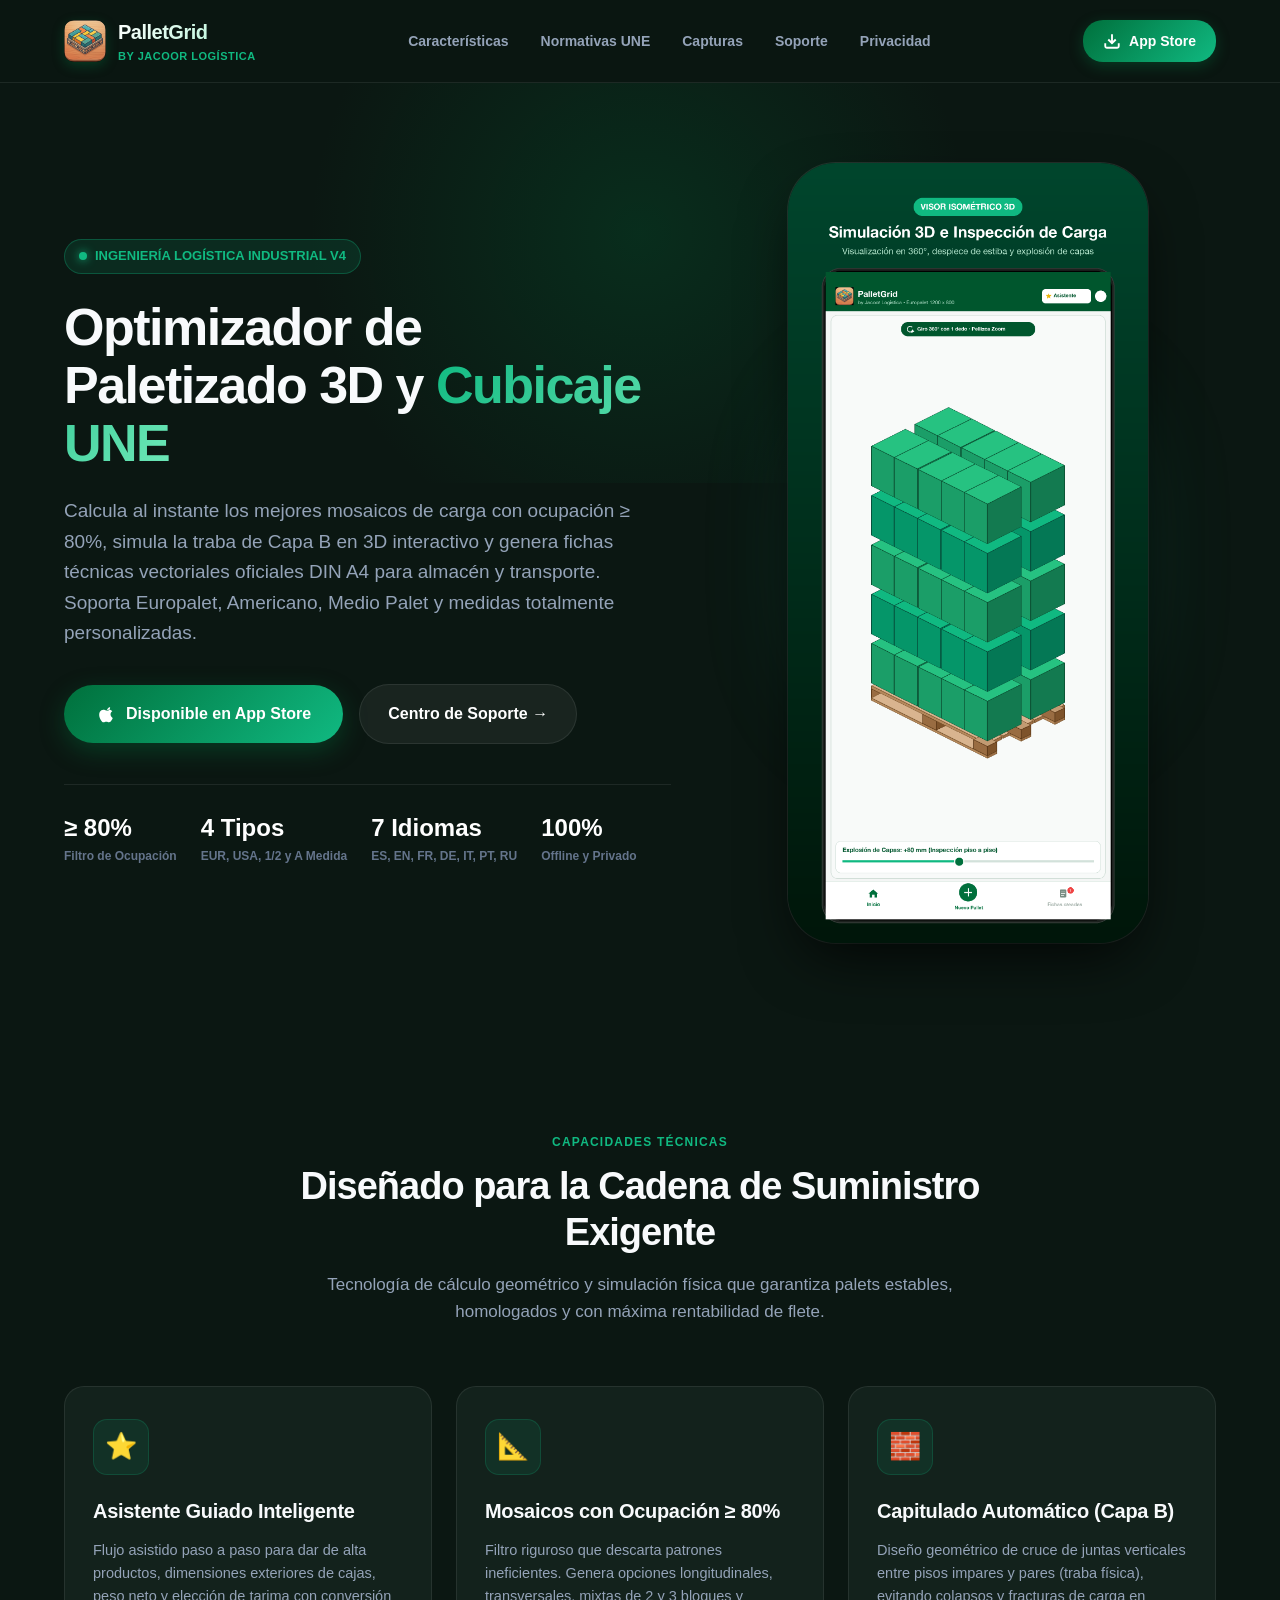
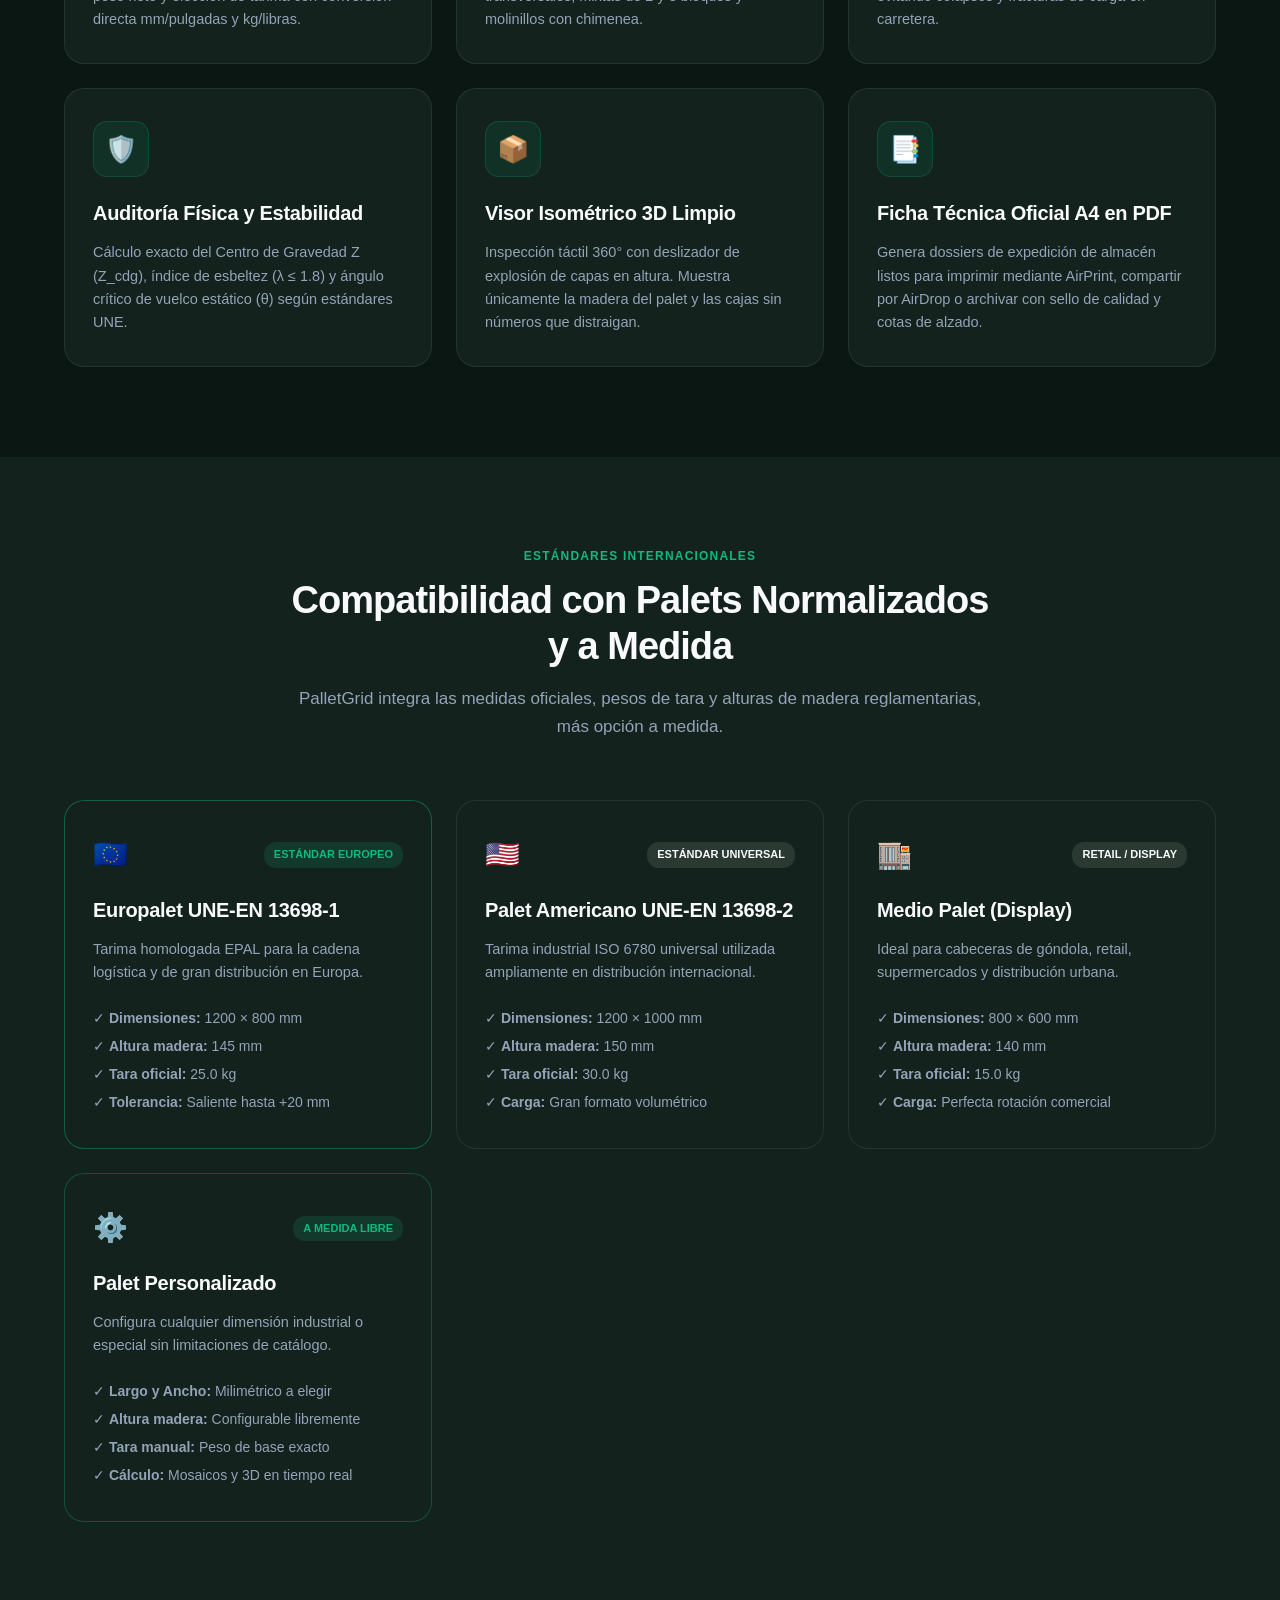
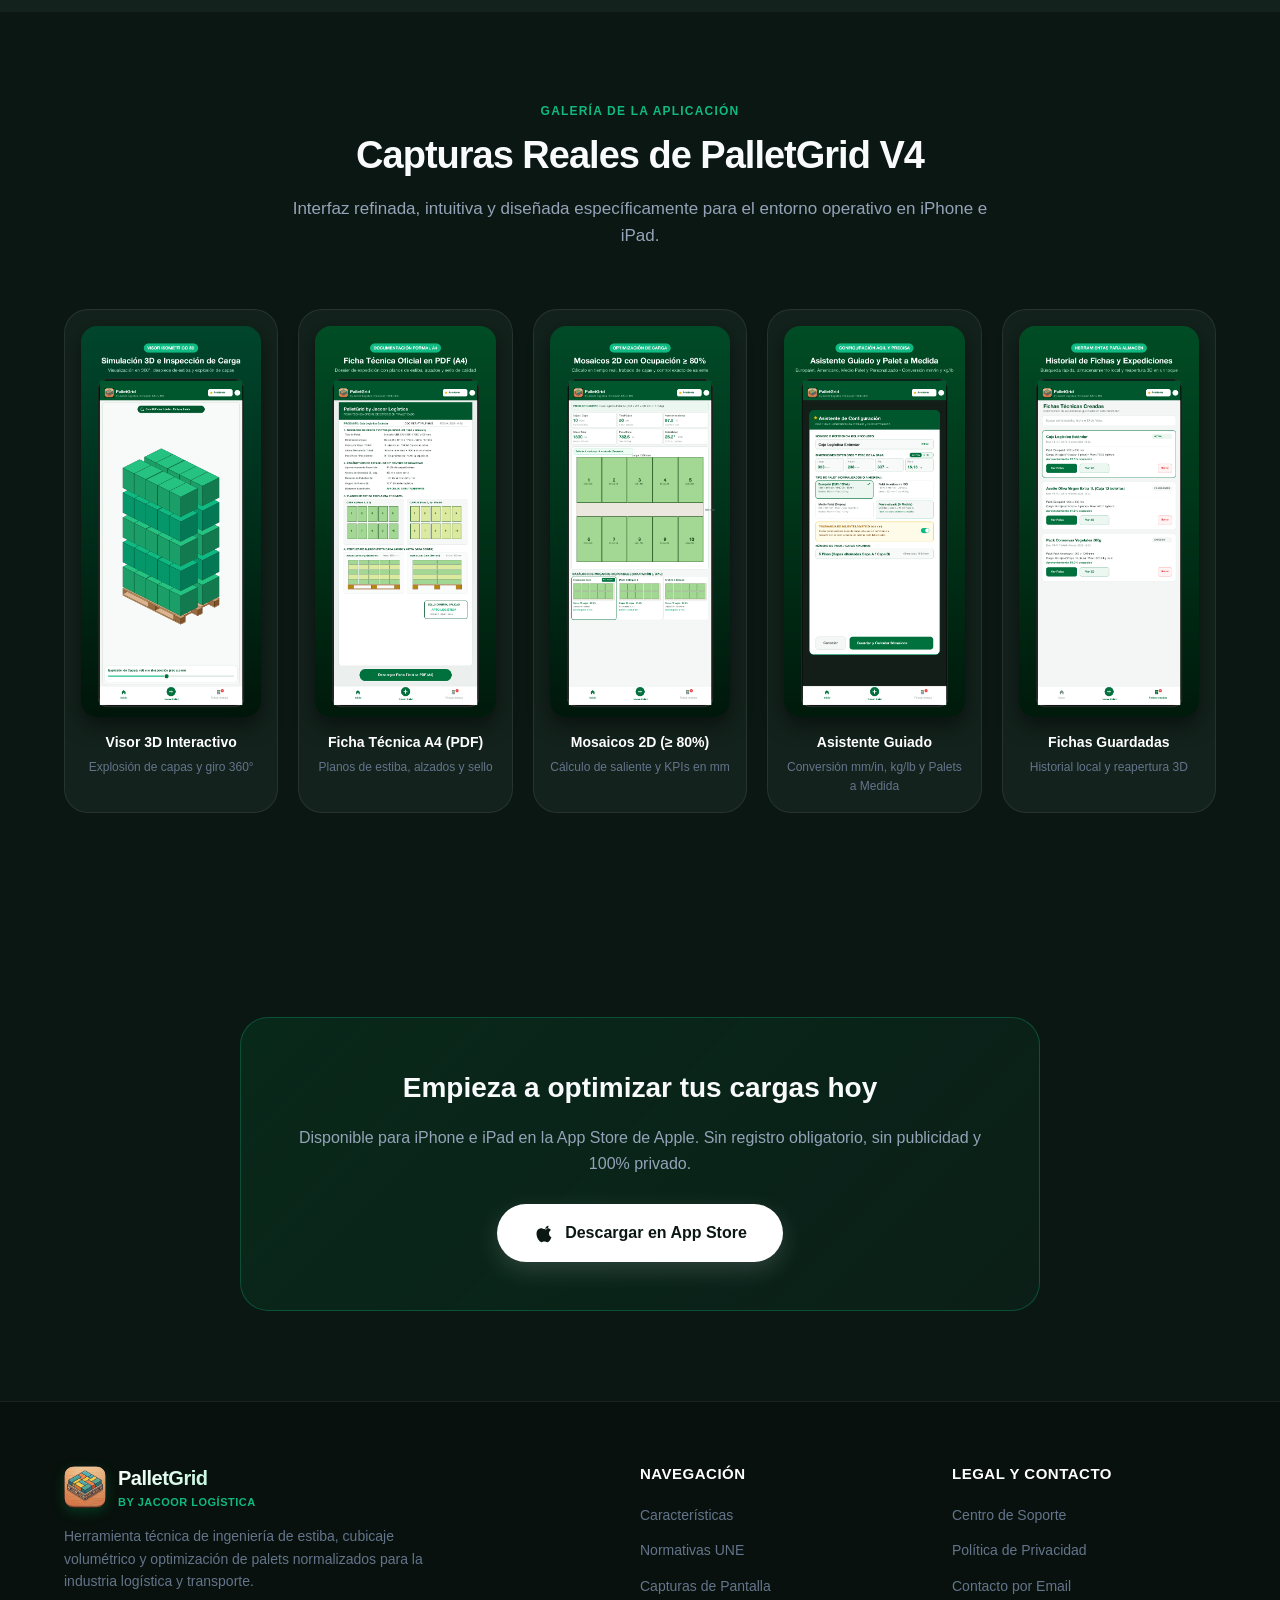
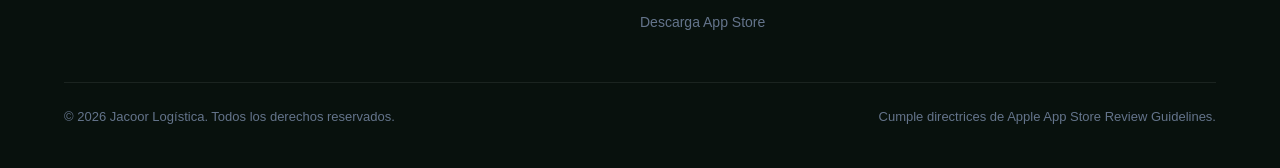
<file: index.html>
<!DOCTYPE html>
<html lang="es">
<head>
  <meta charset="UTF-8">
  <meta name="viewport" content="width=device-width, initial-scale=1.0">
  <title>PalletGrid — Optimizador de Paletizado 3D y Cubicaje Logístico</title>
  <meta name="description" content="PalletGrid es la herramienta profesional de ingeniería logística para optimización de estiba sobre palets normalizados UNE-EN 13698, cálculo de mosaicos ≥ 80%, visor 3D y fichas técnicas A4.">
  <link rel="stylesheet" href="style.css">
  <link rel="icon" type="image/png" href="assets/app-icon.png">
</head>
<body>

  <!-- HEADER / NAVBAR -->
  <header class="navbar">
    <div class="container nav-wrap">
      <a href="index.html" class="nav-brand">
        <img src="assets/app-icon.png" alt="PalletGrid Icon" class="nav-logo">
        <div>
          <div class="nav-title">PalletGrid</div>
          <div class="nav-subtitle">by Jacoor Logística</div>
        </div>
      </a>
      <ul class="nav-menu">
        <li><a href="#features" class="nav-link">Características</a></li>
        <li><a href="#normativas" class="nav-link">Normativas UNE</a></li>
        <li><a href="#gallery" class="nav-link">Capturas</a></li>
        <li><a href="support.html" class="nav-link">Soporte</a></li>
        <li><a href="privacy.html" class="nav-link">Privacidad</a></li>
      </ul>
      <a href="#download" class="nav-btn">
        <svg width="18" height="18" viewBox="0 0 24 24" fill="none" stroke="currentColor" stroke-width="2.5"><path d="M21 15v4a2 2 0 0 1-2 2H5a2 2 0 0 1-2-2v-4"/><polyline points="7 10 12 15 17 10"/><line x1="12" y1="15" x2="12" y2="3"/></svg>
        App Store
      </a>
    </div>
  </header>

  <!-- HERO SECTION -->
  <section class="hero">
    <div class="hero-glow"></div>
    <div class="container hero-grid">
      <div class="hero-content">
        <div class="hero-tag">
          <div class="hero-tag-pulse"></div>
          INGENIERÍA LOGÍSTICA INDUSTRIAL V4
        </div>
        <h1 class="hero-title">
          Optimizador de Paletizado 3D y <span>Cubicaje UNE</span>
        </h1>
        <p class="hero-lead">
          Calcula al instante los mejores mosaicos de carga con ocupación ≥ 80%, simula la traba de Capa B en 3D interactivo y genera fichas técnicas vectoriales oficiales DIN A4 para almacén y transporte. Soporta Europalet, Americano, Medio Palet y medidas totalmente personalizadas.
        </p>
        <div class="hero-actions">
          <a href="#download" class="btn-primary">
            <svg width="20" height="20" viewBox="0 0 24 24" fill="currentColor"><path d="M18.71 19.5c-.83 1.24-1.71 2.45-3.05 2.47-1.34.03-1.77-.79-3.29-.79-1.53 0-2 .77-3.27.82-1.31.05-2.3-1.32-3.14-2.53C4.25 17 2.94 12.45 4.7 9.39c.87-1.52 2.43-2.48 4.12-2.51 1.28-.02 2.5.87 3.29.87.78 0 2.26-1.07 3.81-.91.65.03 2.47.26 3.64 1.98-.09.06-2.17 1.28-2.15 3.81.03 3.02 2.65 4.03 2.68 4.04-.03.07-.42 1.44-1.38 2.83M15.97 6.84c.62-.75 1.04-1.8 1.01-2.84-.96.04-2.13.64-2.79 1.41-.58.68-1.1 1.77-1.02 2.81 1.08.08 2.18-.63 2.8-1.38z"/></svg>
            Disponible en App Store
          </a>
          <a href="support.html" class="btn-secondary">
            Centro de Soporte →
          </a>
        </div>
        <div class="hero-badges">
          <div class="badge-item">
            <span class="badge-val">≥ 80%</span>
            <span class="badge-lbl">Filtro de Ocupación</span>
          </div>
          <div class="badge-item">
            <span class="badge-val">4 Tipos</span>
            <span class="badge-lbl">EUR, USA, 1/2 y A Medida</span>
          </div>
          <div class="badge-item">
            <span class="badge-val">7 Idiomas</span>
            <span class="badge-lbl">ES, EN, FR, DE, IT, PT, RU</span>
          </div>
          <div class="badge-item">
            <span class="badge-val">100%</span>
            <span class="badge-lbl">Offline y Privado</span>
          </div>
        </div>
      </div>
      <div class="hero-mockup-wrap">
        <div class="hero-mockup-glow"></div>
        <img src="assets/01_Visor_3D_Explosion.png" alt="PalletGrid 3D Isométrico Mockup" class="hero-mockup-img">
      </div>
    </div>
  </section>

  <!-- FEATURES SECTION -->
  <section class="section" id="features">
    <div class="container">
      <div class="section-head">
        <span class="section-tag">Capacidades Técnicas</span>
        <h2 class="section-title">Diseñado para la Cadena de Suministro Exigente</h2>
        <p class="section-desc">Tecnología de cálculo geométrico y simulación física que garantiza palets estables, homologados y con máxima rentabilidad de flete.</p>
      </div>
      <div class="features-grid">
        
        <div class="feature-card">
          <div class="feature-icon-box">⭐</div>
          <h3 class="feature-title">Asistente Guiado Inteligente</h3>
          <p class="feature-desc">Flujo asistido paso a paso para dar de alta productos, dimensiones exteriores de cajas, peso neto y elección de tarima con conversión directa mm/pulgadas y kg/libras.</p>
        </div>

        <div class="feature-card">
          <div class="feature-icon-box">📐</div>
          <h3 class="feature-title">Mosaicos con Ocupación ≥ 80%</h3>
          <p class="feature-desc">Filtro riguroso que descarta patrones ineficientes. Genera opciones longitudinales, transversales, mixtas de 2 y 3 bloques y molinillos con chimenea.</p>
        </div>

        <div class="feature-card">
          <div class="feature-icon-box">🧱</div>
          <h3 class="feature-title">Capitulado Automático (Capa B)</h3>
          <p class="feature-desc">Diseño geométrico de cruce de juntas verticales entre pisos impares y pares (traba física), evitando colapsos y fracturas de carga en carretera.</p>
        </div>

        <div class="feature-card">
          <div class="feature-icon-box">🛡️</div>
          <h3 class="feature-title">Auditoría Física y Estabilidad</h3>
          <p class="feature-desc">Cálculo exacto del Centro de Gravedad Z (Z_cdg), índice de esbeltez (λ ≤ 1.8) y ángulo crítico de vuelco estático (θ) según estándares UNE.</p>
        </div>

        <div class="feature-card">
          <div class="feature-icon-box">📦</div>
          <h3 class="feature-title">Visor Isométrico 3D Limpio</h3>
          <p class="feature-desc">Inspección táctil 360° con deslizador de explosión de capas en altura. Muestra únicamente la madera del palet y las cajas sin números que distraigan.</p>
        </div>

        <div class="feature-card">
          <div class="feature-icon-box">📑</div>
          <h3 class="feature-title">Ficha Técnica Oficial A4 en PDF</h3>
          <p class="feature-desc">Genera dossiers de expedición de almacén listos para imprimir mediante AirPrint, compartir por AirDrop o archivar con sello de calidad y cotas de alzado.</p>
        </div>

      </div>
    </div>
  </section>

  <!-- NORMATIVAS / STANDARDS SECTION -->
  <section class="section" id="normativas" style="background: var(--bg-surface);">
    <div class="container">
      <div class="section-head">
        <span class="section-tag">Estándares Internacionales</span>
        <h2 class="section-title">Compatibilidad con Palets Normalizados y a Medida</h2>
        <p class="section-desc">PalletGrid integra las medidas oficiales, pesos de tara y alturas de madera reglamentarias, más opción a medida.</p>
      </div>

      <div style="display: grid; grid-template-columns: repeat(auto-fit, minmax(280px, 1fr)); gap: 24px;">
        <div class="feature-card" style="border-color: rgba(16, 185, 129, 0.4);">
          <div style="display: flex; justify-content: space-between; align-items: center; margin-bottom: 16px;">
            <span style="font-size: 28px;">🇪🇺</span>
            <span style="background: rgba(16, 185, 129, 0.15); color: var(--primary-light); font-weight: 800; font-size: 11px; padding: 4px 10px; border-radius: 12px;">ESTÁNDAR EUROPEO</span>
          </div>
          <h3 class="feature-title">Europalet UNE-EN 13698-1</h3>
          <p class="feature-desc" style="margin-bottom: 20px;">Tarima homologada EPAL para la cadena logística y de gran distribución en Europa.</p>
          <ul style="list-style: none; color: var(--text-muted); font-size: 14px; line-height: 2;">
            <li>✓ <strong>Dimensiones:</strong> 1200 × 800 mm</li>
            <li>✓ <strong>Altura madera:</strong> 145 mm</li>
            <li>✓ <strong>Tara oficial:</strong> 25.0 kg</li>
            <li>✓ <strong>Tolerancia:</strong> Saliente hasta +20 mm</li>
          </ul>
        </div>

        <div class="feature-card">
          <div style="display: flex; justify-content: space-between; align-items: center; margin-bottom: 16px;">
            <span style="font-size: 28px;">🇺🇸</span>
            <span style="background: rgba(255, 255, 255, 0.1); color: var(--text-main); font-weight: 800; font-size: 11px; padding: 4px 10px; border-radius: 12px;">ESTÁNDAR UNIVERSAL</span>
          </div>
          <h3 class="feature-title">Palet Americano UNE-EN 13698-2</h3>
          <p class="feature-desc" style="margin-bottom: 20px;">Tarima industrial ISO 6780 universal utilizada ampliamente en distribución internacional.</p>
          <ul style="list-style: none; color: var(--text-muted); font-size: 14px; line-height: 2;">
            <li>✓ <strong>Dimensiones:</strong> 1200 × 1000 mm</li>
            <li>✓ <strong>Altura madera:</strong> 150 mm</li>
            <li>✓ <strong>Tara oficial:</strong> 30.0 kg</li>
            <li>✓ <strong>Carga:</strong> Gran formato volumétrico</li>
          </ul>
        </div>

        <div class="feature-card">
          <div style="display: flex; justify-content: space-between; align-items: center; margin-bottom: 16px;">
            <span style="font-size: 28px;">🏬</span>
            <span style="background: rgba(255, 255, 255, 0.1); color: var(--text-main); font-weight: 800; font-size: 11px; padding: 4px 10px; border-radius: 12px;">RETAIL / DISPLAY</span>
          </div>
          <h3 class="feature-title">Medio Palet (Display)</h3>
          <p class="feature-desc" style="margin-bottom: 20px;">Ideal para cabeceras de góndola, retail, supermercados y distribución urbana.</p>
          <ul style="list-style: none; color: var(--text-muted); font-size: 14px; line-height: 2;">
            <li>✓ <strong>Dimensiones:</strong> 800 × 600 mm</li>
            <li>✓ <strong>Altura madera:</strong> 140 mm</li>
            <li>✓ <strong>Tara oficial:</strong> 15.0 kg</li>
            <li>✓ <strong>Carga:</strong> Perfecta rotación comercial</li>
          </ul>
        </div>

        <div class="feature-card" style="border-color: rgba(16, 185, 129, 0.3);">
          <div style="display: flex; justify-content: space-between; align-items: center; margin-bottom: 16px;">
            <span style="font-size: 28px;">⚙️</span>
            <span style="background: rgba(16, 185, 129, 0.15); color: var(--primary-light); font-weight: 800; font-size: 11px; padding: 4px 10px; border-radius: 12px;">A MEDIDA LIBRE</span>
          </div>
          <h3 class="feature-title">Palet Personalizado</h3>
          <p class="feature-desc" style="margin-bottom: 20px;">Configura cualquier dimensión industrial o especial sin limitaciones de catálogo.</p>
          <ul style="list-style: none; color: var(--text-muted); font-size: 14px; line-height: 2;">
            <li>✓ <strong>Largo y Ancho:</strong> Milimétrico a elegir</li>
            <li>✓ <strong>Altura madera:</strong> Configurable libremente</li>
            <li>✓ <strong>Tara manual:</strong> Peso de base exacto</li>
            <li>✓ <strong>Cálculo:</strong> Mosaicos y 3D en tiempo real</li>
          </ul>
        </div>
      </div>
    </div>
  </section>

  <!-- GALLERY / SCREENSHOTS SECTION -->
  <section class="section" id="gallery">
    <div class="container">
      <div class="section-head">
        <span class="section-tag">Galería de la Aplicación</span>
        <h2 class="section-title">Capturas Reales de PalletGrid V4</h2>
        <p class="section-desc">Interfaz refinada, intuitiva y diseñada específicamente para el entorno operativo en iPhone e iPad.</p>
      </div>

      <div class="gallery-wrap">
        <div class="gallery-card">
          <img src="assets/01_Visor_3D_Explosion.png" alt="Visor 3D Isométrico" class="gallery-thumb">
          <div class="gallery-caption">Visor 3D Interactivo</div>
          <div class="gallery-sub">Explosión de capas y giro 360°</div>
        </div>

        <div class="gallery-card">
          <img src="assets/02_Dossier_Ficha_Tecnica_PDF.png" alt="Ficha Técnica PDF A4" class="gallery-thumb">
          <div class="gallery-caption">Ficha Técnica A4 (PDF)</div>
          <div class="gallery-sub">Planos de estiba, alzados y sello</div>
        </div>

        <div class="gallery-card">
          <img src="assets/03_Mosaicos_2D_Ocupacion80.png" alt="Mosaicos 2D Reales" class="gallery-thumb">
          <div class="gallery-caption">Mosaicos 2D (≥ 80%)</div>
          <div class="gallery-sub">Cálculo de saliente y KPIs en mm</div>
        </div>

        <div class="gallery-card">
          <img src="assets/04_Asistente_Guiado_Nuevo_Pallet.png" alt="Asistente Guiado" class="gallery-thumb">
          <div class="gallery-caption">Asistente Guiado</div>
          <div class="gallery-sub">Conversión mm/in, kg/lb y Palets a Medida</div>
        </div>

        <div class="gallery-card">
          <img src="assets/05_Gestor_Fichas_Guardadas.png" alt="Gestor de Fichas Guardadas" class="gallery-thumb">
          <div class="gallery-caption">Fichas Guardadas</div>
          <div class="gallery-sub">Historial local y reapertura 3D</div>
        </div>
      </div>
    </div>
  </section>

  <!-- CTA / DOWNLOAD SECTION -->
  <section class="section" id="download" style="text-align: center;">
    <div class="container">
      <div class="contact-box" style="margin: 0 auto;">
        <h3>Empieza a optimizar tus cargas hoy</h3>
        <p>Disponible para iPhone e iPad en la App Store de Apple. Sin registro obligatorio, sin publicidad y 100% privado.</p>
        <a href="https://apps.apple.com" target="_blank" class="contact-mail-btn">
          <svg width="22" height="22" viewBox="0 0 24 24" fill="currentColor"><path d="M18.71 19.5c-.83 1.24-1.71 2.45-3.05 2.47-1.34.03-1.77-.79-3.29-.79-1.53 0-2 .77-3.27.82-1.31.05-2.3-1.32-3.14-2.53C4.25 17 2.94 12.45 4.7 9.39c.87-1.52 2.43-2.48 4.12-2.51 1.28-.02 2.5.87 3.29.87.78 0 2.26-1.07 3.81-.91.65.03 2.47.26 3.64 1.98-.09.06-2.17 1.28-2.15 3.81.03 3.02 2.65 4.03 2.68 4.04-.03.07-.42 1.44-1.38 2.83M15.97 6.84c.62-.75 1.04-1.8 1.01-2.84-.96.04-2.13.64-2.79 1.41-.58.68-1.1 1.77-1.02 2.81 1.08.08 2.18-.63 2.8-1.38z"/></svg>
          Descargar en App Store
        </a>
      </div>
    </div>
  </section>

  <!-- FOOTER -->
  <footer class="footer">
    <div class="container">
      <div class="footer-grid">
        <div class="footer-brand">
          <div class="nav-brand">
            <img src="assets/app-icon.png" alt="PalletGrid Logo" class="nav-logo">
            <div>
              <div class="nav-title">PalletGrid</div>
              <div class="nav-subtitle">by Jacoor Logística</div>
            </div>
          </div>
          <p>Herramienta técnica de ingeniería de estiba, cubicaje volumétrico y optimización de palets normalizados para la industria logística y transporte.</p>
        </div>
        <div class="footer-col">
          <h4>Navegación</h4>
          <ul>
            <li><a href="#features">Características</a></li>
            <li><a href="#normativas">Normativas UNE</a></li>
            <li><a href="#gallery">Capturas de Pantalla</a></li>
            <li><a href="#download">Descarga App Store</a></li>
          </ul>
        </div>
        <div class="footer-col">
          <h4>Legal y Contacto</h4>
          <ul>
            <li><a href="support.html">Centro de Soporte</a></li>
            <li><a href="privacy.html">Política de Privacidad</a></li>
            <li><a href="mailto:ayeneso2023@gmail.com">Contacto por Email</a></li>
          </ul>
        </div>
      </div>
      <div class="footer-bottom">
        <div>© 2026 Jacoor Logística. Todos los derechos reservados.</div>
        <div>Cumple directrices de Apple App Store Review Guidelines.</div>
      </div>
    </div>
  </footer>

</body>
</html>
</file>
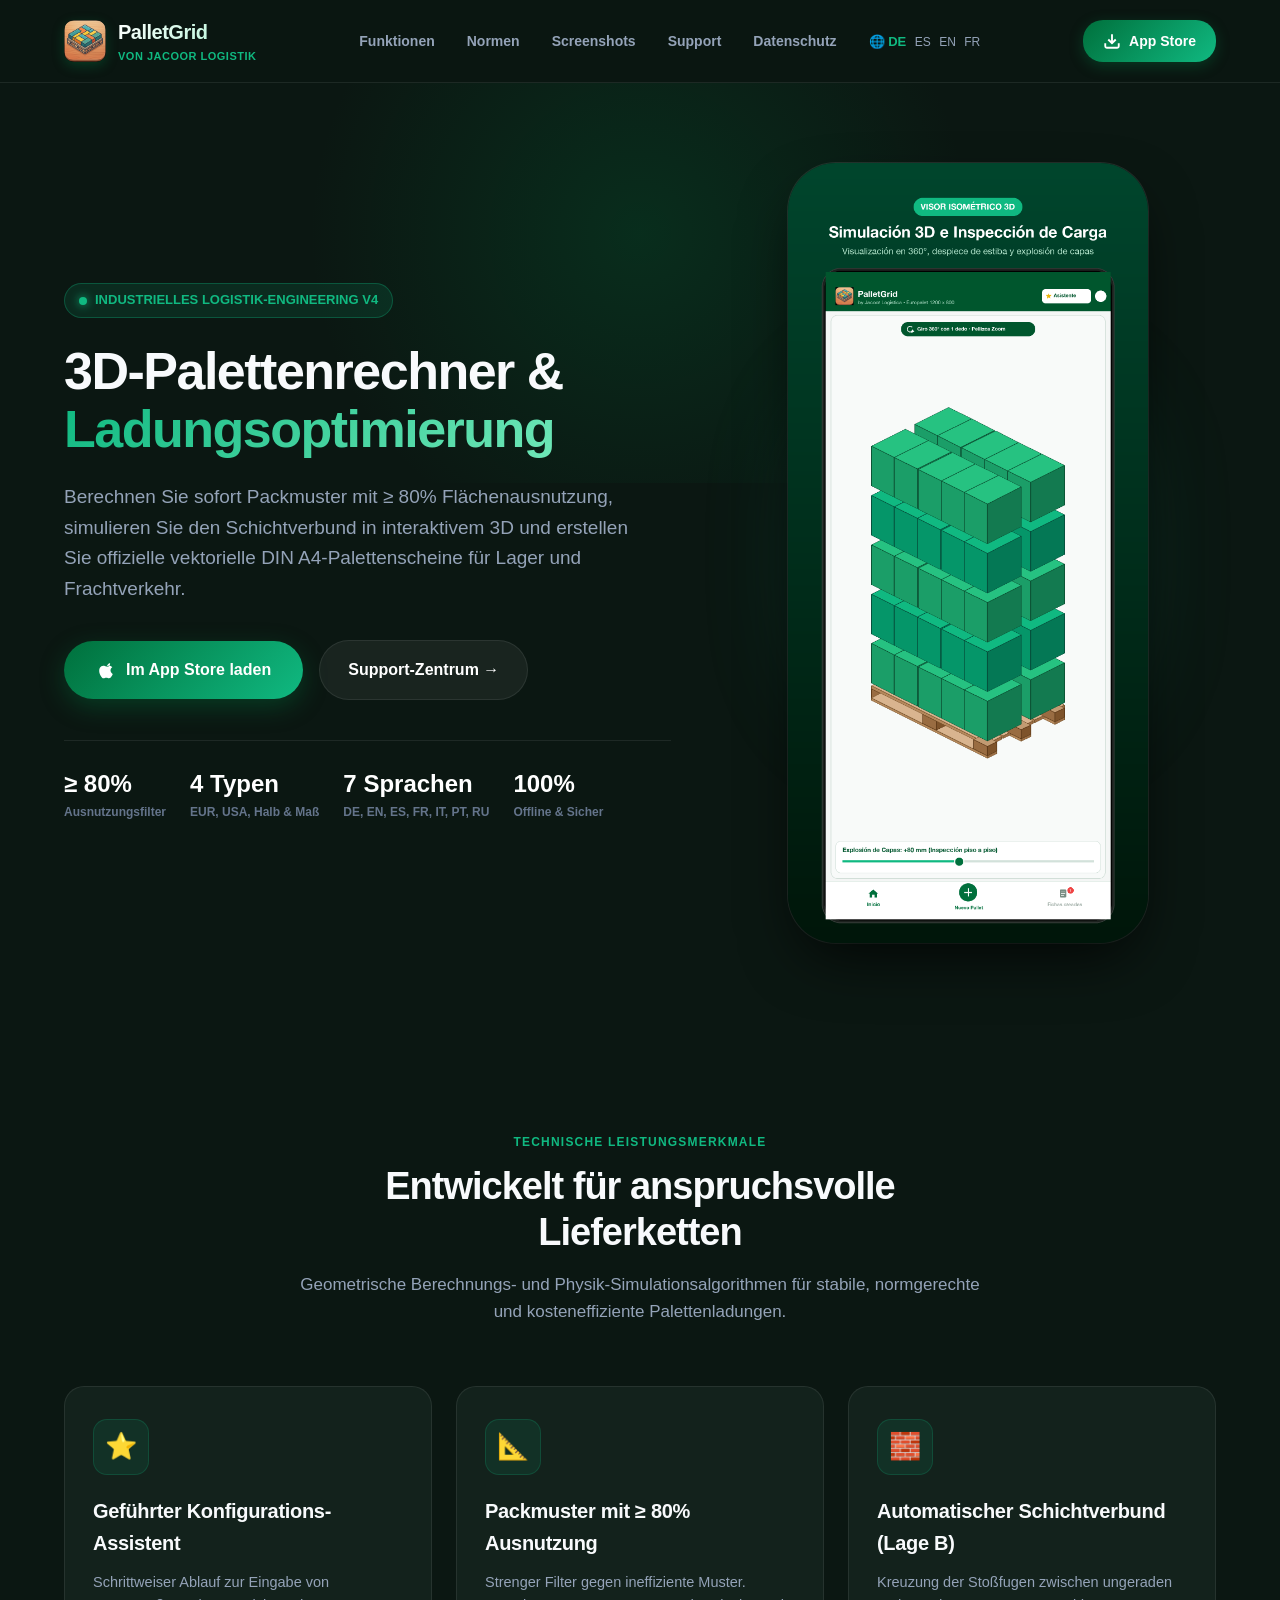
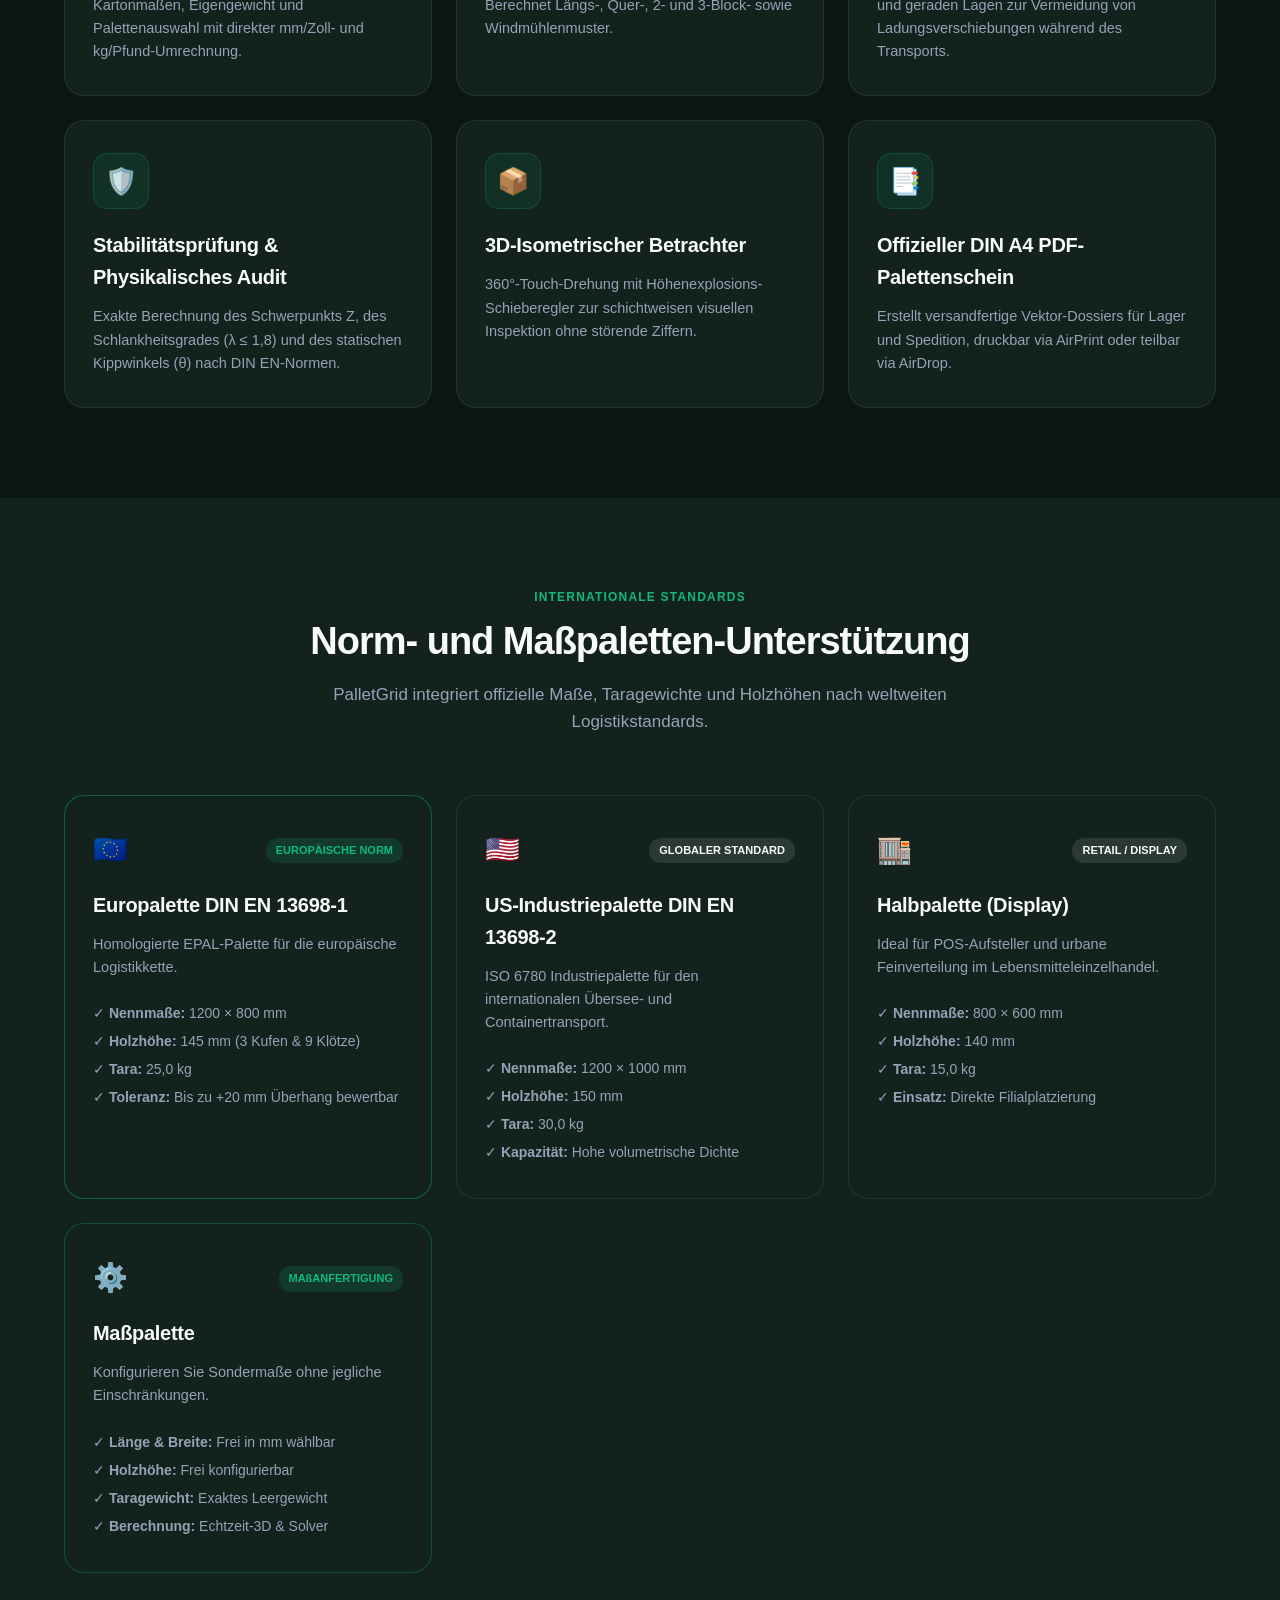
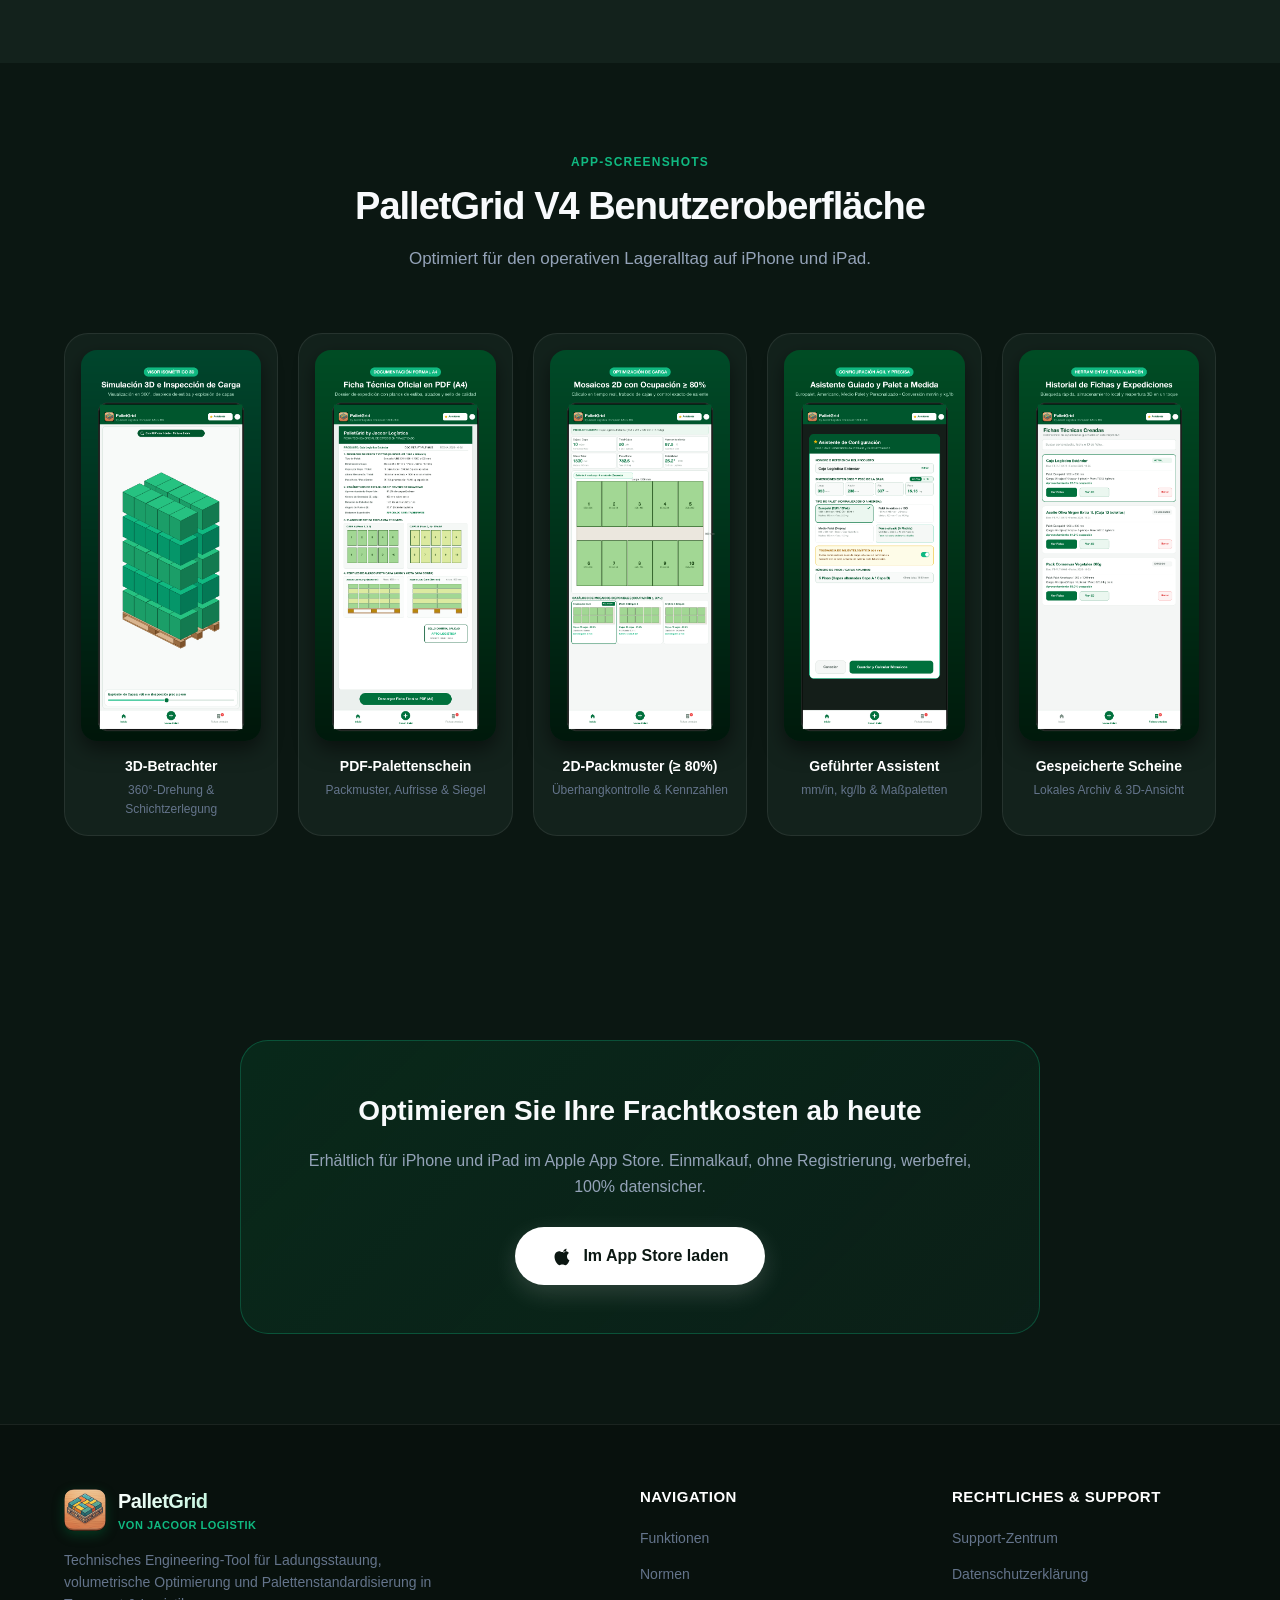
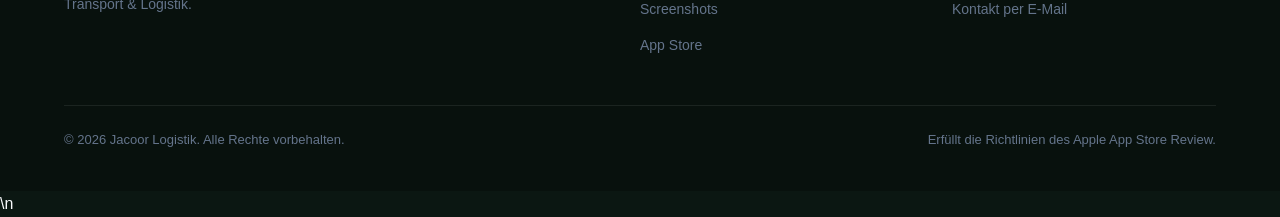
<file: index-de.html>
<!DOCTYPE html>
<html lang="de">
<head>
  <meta charset="UTF-8">
  <meta name="viewport" content="width=device-width, initial-scale=1.0">
  <title>PalletGrid — 3D-Palettenrechner & Ladungsoptimierung</title>
  <meta name="description" content="PalletGrid ist das professionelle Logistik-Engineering-Tool für 3D-Palettenoptimierung, Packmuster ≥80%, DIN EN 13698 und offizielle A4 PDF-Palettenscheine.">
  <link rel="stylesheet" href="style.css">
  <link rel="icon" type="image/png" href="assets/app-icon.png">
</head>
<body>

  <!-- HEADER / NAVBAR -->
  <header class="navbar">
    <div class="container nav-wrap">
      <a href="index-de.html" class="nav-brand">
        <img src="assets/app-icon.png" alt="PalletGrid Icon" class="nav-logo">
        <div>
          <div class="nav-title">PalletGrid</div>
          <div class="nav-subtitle">von Jacoor Logistik</div>
        </div>
      </a>
      <ul class="nav-menu">
        <li><a href="#features" class="nav-link">Funktionen</a></li>
        <li><a href="#standards" class="nav-link">Normen</a></li>
        <li><a href="#gallery" class="nav-link">Screenshots</a></li>
        <li><a href="support-de.html" class="nav-link">Support</a></li>
        <li><a href="privacy.html" class="nav-link">Datenschutz</a></li>
        <li>
          <span style="color: var(--primary-light); font-weight: 700; font-size: 13px;">🌐 DE</span>
          <a href="index.html" style="font-size: 12px; color: var(--text-muted); margin-left: 4px;">ES</a>
          <a href="index-en.html" style="font-size: 12px; color: var(--text-muted); margin-left: 4px;">EN</a>
          <a href="index-fr.html" style="font-size: 12px; color: var(--text-muted); margin-left: 4px;">FR</a>
        </li>
      </ul>
      <a href="#download" class="nav-btn">
        <svg width="18" height="18" viewBox="0 0 24 24" fill="none" stroke="currentColor" stroke-width="2.5"><path d="M21 15v4a2 2 0 0 1-2 2H5a2 2 0 0 1-2-2v-4"/><polyline points="7 10 12 15 17 10"/><line x1="12" y1="15" x2="12" y2="3"/></svg>
        App Store
      </a>
    </div>
  </header>

  <!-- HERO SECTION -->
  <section class="hero">
    <div class="hero-glow"></div>
    <div class="container hero-grid">
      <div class="hero-content">
        <div class="hero-tag">
          <div class="hero-tag-pulse"></div>
          INDUSTRIELLES LOGISTIK-ENGINEERING V4
        </div>
        <h1 class="hero-title">
          3D-Palettenrechner & <span>Ladungsoptimierung</span>
        </h1>
        <p class="hero-lead">
          Berechnen Sie sofort Packmuster mit ≥ 80% Flächenausnutzung, simulieren Sie den Schichtverbund in interaktivem 3D und erstellen Sie offizielle vektorielle DIN A4-Palettenscheine für Lager und Frachtverkehr.
        </p>
        <div class="hero-actions">
          <a href="#download" class="btn-primary">
            <svg width="20" height="20" viewBox="0 0 24 24" fill="currentColor"><path d="M18.71 19.5c-.83 1.24-1.71 2.45-3.05 2.47-1.34.03-1.77-.79-3.29-.79-1.53 0-2 .77-3.27.82-1.31.05-2.3-1.32-3.14-2.53C4.25 17 2.94 12.45 4.7 9.39c.87-1.52 2.43-2.48 4.12-2.51 1.28-.02 2.5.87 3.29.87.78 0 2.26-1.07 3.81-.91.65.03 2.47.26 3.64 1.98-.09.06-2.17 1.28-2.15 3.81.03 3.02 2.65 4.03 2.68 4.04-.03.07-.42 1.44-1.38 2.83M15.97 6.84c.62-.75 1.04-1.8 1.01-2.84-.96.04-2.13.64-2.79 1.41-.58.68-1.1 1.77-1.02 2.81 1.08.08 2.18-.63 2.8-1.38z"/></svg>
            Im App Store laden
          </a>
          <a href="support-de.html" class="btn-secondary">
            Support-Zentrum →
          </a>
        </div>
        <div class="hero-badges">
          <div class="badge-item">
            <span class="badge-val">≥ 80%</span>
            <span class="badge-lbl">Ausnutzungsfilter</span>
          </div>
          <div class="badge-item">
            <span class="badge-val">4 Typen</span>
            <span class="badge-lbl">EUR, USA, Halb & Maß</span>
          </div>
          <div class="badge-item">
            <span class="badge-val">7 Sprachen</span>
            <span class="badge-lbl">DE, EN, ES, FR, IT, PT, RU</span>
          </div>
          <div class="badge-item">
            <span class="badge-val">100%</span>
            <span class="badge-lbl">Offline & Sicher</span>
          </div>
        </div>
      </div>
      <div class="hero-mockup-wrap">
        <div class="hero-mockup-glow"></div>
        <img src="assets/01_Visor_3D_Explosion.png" alt="PalletGrid 3D Isometrische Ansicht" class="hero-mockup-img">
      </div>
    </div>
  </section>

  <!-- FEATURES SECTION -->
  <section class="section" id="features">
    <div class="container">
      <div class="section-head">
        <span class="section-tag">Technische Leistungsmerkmale</span>
        <h2 class="section-title">Entwickelt für anspruchsvolle Lieferketten</h2>
        <p class="section-desc">Geometrische Berechnungs- und Physik-Simulationsalgorithmen für stabile, normgerechte und kosteneffiziente Palettenladungen.</p>
      </div>
      <div class="features-grid">
        <div class="feature-card">
          <div class="feature-icon-box">⭐</div>
          <h3 class="feature-title">Geführter Konfigurations-Assistent</h3>
          <p class="feature-desc">Schrittweiser Ablauf zur Eingabe von Kartonmaßen, Eigengewicht und Palettenauswahl mit direkter mm/Zoll- und kg/Pfund-Umrechnung.</p>
        </div>
        <div class="feature-card">
          <div class="feature-icon-box">📐</div>
          <h3 class="feature-title">Packmuster mit ≥ 80% Ausnutzung</h3>
          <p class="feature-desc">Strenger Filter gegen ineffiziente Muster. Berechnet Längs-, Quer-, 2- und 3-Block- sowie Windmühlenmuster.</p>
        </div>
        <div class="feature-card">
          <div class="feature-icon-box">🧱</div>
          <h3 class="feature-title">Automatischer Schichtverbund (Lage B)</h3>
          <p class="feature-desc">Kreuzung der Stoßfugen zwischen ungeraden und geraden Lagen zur Vermeidung von Ladungsverschiebungen während des Transports.</p>
        </div>
        <div class="feature-card">
          <div class="feature-icon-box">🛡️</div>
          <h3 class="feature-title">Stabilitätsprüfung & Physikalisches Audit</h3>
          <p class="feature-desc">Exakte Berechnung des Schwerpunkts Z, des Schlankheitsgrades (λ ≤ 1,8) und des statischen Kippwinkels (θ) nach DIN EN-Normen.</p>
        </div>
        <div class="feature-card">
          <div class="feature-icon-box">📦</div>
          <h3 class="feature-title">3D-Isometrischer Betrachter</h3>
          <p class="feature-desc">360°-Touch-Drehung mit Höhenexplosions-Schieberegler zur schichtweisen visuellen Inspektion ohne störende Ziffern.</p>
        </div>
        <div class="feature-card">
          <div class="feature-icon-box">📑</div>
          <h3 class="feature-title">Offizieller DIN A4 PDF-Palettenschein</h3>
          <p class="feature-desc">Erstellt versandfertige Vektor-Dossiers für Lager und Spedition, druckbar via AirPrint oder teilbar via AirDrop.</p>
        </div>
      </div>
    </div>
  </section>

  <!-- STANDARDS -->
  <section class="section" id="standards" style="background: var(--bg-surface);">
    <div class="container">
      <div class="section-head">
        <span class="section-tag">Internationale Standards</span>
        <h2 class="section-title">Norm- und Maßpaletten-Unterstützung</h2>
        <p class="section-desc">PalletGrid integriert offizielle Maße, Taragewichte und Holzhöhen nach weltweiten Logistikstandards.</p>
      </div>
      <div style="display: grid; grid-template-columns: repeat(auto-fit, minmax(280px, 1fr)); gap: 24px;">
        <div class="feature-card" style="border-color: rgba(16, 185, 129, 0.4);">
          <div style="display: flex; justify-content: space-between; align-items: center; margin-bottom: 16px;">
            <span style="font-size: 28px;">🇪🇺</span>
            <span style="background: rgba(16, 185, 129, 0.15); color: var(--primary-light); font-weight: 800; font-size: 11px; padding: 4px 10px; border-radius: 12px;">EUROPÄISCHE NORM</span>
          </div>
          <h3 class="feature-title">Europalette DIN EN 13698-1</h3>
          <p class="feature-desc" style="margin-bottom: 20px;">Homologierte EPAL-Palette für die europäische Logistikkette.</p>
          <ul style="list-style: none; color: var(--text-muted); font-size: 14px; line-height: 2;">
            <li>✓ <strong>Nennmaße:</strong> 1200 × 800 mm</li>
            <li>✓ <strong>Holzhöhe:</strong> 145 mm (3 Kufen & 9 Klötze)</li>
            <li>✓ <strong>Tara:</strong> 25,0 kg</li>
            <li>✓ <strong>Toleranz:</strong> Bis zu +20 mm Überhang bewertbar</li>
          </ul>
        </div>
        <div class="feature-card">
          <div style="display: flex; justify-content: space-between; align-items: center; margin-bottom: 16px;">
            <span style="font-size: 28px;">🇺🇸</span>
            <span style="background: rgba(255, 255, 255, 0.1); color: var(--text-main); font-weight: 800; font-size: 11px; padding: 4px 10px; border-radius: 12px;">GLOBALER STANDARD</span>
          </div>
          <h3 class="feature-title">US-Industriepalette DIN EN 13698-2</h3>
          <p class="feature-desc" style="margin-bottom: 20px;">ISO 6780 Industriepalette für den internationalen Übersee- und Containertransport.</p>
          <ul style="list-style: none; color: var(--text-muted); font-size: 14px; line-height: 2;">
            <li>✓ <strong>Nennmaße:</strong> 1200 × 1000 mm</li>
            <li>✓ <strong>Holzhöhe:</strong> 150 mm</li>
            <li>✓ <strong>Tara:</strong> 30,0 kg</li>
            <li>✓ <strong>Kapazität:</strong> Hohe volumetrische Dichte</li>
          </ul>
        </div>
        <div class="feature-card">
          <div style="display: flex; justify-content: space-between; align-items: center; margin-bottom: 16px;">
            <span style="font-size: 28px;">🏬</span>
            <span style="background: rgba(255, 255, 255, 0.1); color: var(--text-main); font-weight: 800; font-size: 11px; padding: 4px 10px; border-radius: 12px;">RETAIL / DISPLAY</span>
          </div>
          <h3 class="feature-title">Halbpalette (Display)</h3>
          <p class="feature-desc" style="margin-bottom: 20px;">Ideal für POS-Aufsteller und urbane Feinverteilung im Lebensmitteleinzelhandel.</p>
          <ul style="list-style: none; color: var(--text-muted); font-size: 14px; line-height: 2;">
            <li>✓ <strong>Nennmaße:</strong> 800 × 600 mm</li>
            <li>✓ <strong>Holzhöhe:</strong> 140 mm</li>
            <li>✓ <strong>Tara:</strong> 15,0 kg</li>
            <li>✓ <strong>Einsatz:</strong> Direkte Filialplatzierung</li>
          </ul>
        </div>
        <div class="feature-card" style="border-color: rgba(16, 185, 129, 0.3);">
          <div style="display: flex; justify-content: space-between; align-items: center; margin-bottom: 16px;">
            <span style="font-size: 28px;">⚙️</span>
            <span style="background: rgba(16, 185, 129, 0.15); color: var(--primary-light); font-weight: 800; font-size: 11px; padding: 4px 10px; border-radius: 12px;">MAßANFERTIGUNG</span>
          </div>
          <h3 class="feature-title">Maßpalette</h3>
          <p class="feature-desc" style="margin-bottom: 20px;">Konfigurieren Sie Sondermaße ohne jegliche Einschränkungen.</p>
          <ul style="list-style: none; color: var(--text-muted); font-size: 14px; line-height: 2;">
            <li>✓ <strong>Länge & Breite:</strong> Frei in mm wählbar</li>
            <li>✓ <strong>Holzhöhe:</strong> Frei konfigurierbar</li>
            <li>✓ <strong>Taragewicht:</strong> Exaktes Leergewicht</li>
            <li>✓ <strong>Berechnung:</strong> Echtzeit-3D & Solver</li>
          </ul>
        </div>
      </div>
    </div>
  </section>

  <!-- GALLERY -->
  <section class="section" id="gallery">
    <div class="container">
      <div class="section-head">
        <span class="section-tag">App-Screenshots</span>
        <h2 class="section-title">PalletGrid V4 Benutzeroberfläche</h2>
        <p class="section-desc">Optimiert für den operativen Lageralltag auf iPhone und iPad.</p>
      </div>
      <div class="gallery-wrap">
        <div class="gallery-card">
          <img src="assets/01_Visor_3D_Explosion.png" alt="3D-Isometrischer Betrachter" class="gallery-thumb">
          <div class="gallery-caption">3D-Betrachter</div>
          <div class="gallery-sub">360°-Drehung & Schichtzerlegung</div>
        </div>
        <div class="gallery-card">
          <img src="assets/02_Dossier_Ficha_Tecnica_PDF.png" alt="A4 PDF-Palettenschein" class="gallery-thumb">
          <div class="gallery-caption">PDF-Palettenschein</div>
          <div class="gallery-sub">Packmuster, Aufrisse & Siegel</div>
        </div>
        <div class="gallery-card">
          <img src="assets/03_Mosaicos_2D_Ocupacion80.png" alt="2D-Packmuster" class="gallery-thumb">
          <div class="gallery-caption">2D-Packmuster (≥ 80%)</div>
          <div class="gallery-sub">Überhangkontrolle & Kennzahlen</div>
        </div>
        <div class="gallery-card">
          <img src="assets/04_Asistente_Guiado_Nuevo_Pallet.png" alt="Geführter Assistent" class="gallery-thumb">
          <div class="gallery-caption">Geführter Assistent</div>
          <div class="gallery-sub">mm/in, kg/lb & Maßpaletten</div>
        </div>
        <div class="gallery-card">
          <img src="assets/05_Gestor_Fichas_Guardadas.png" alt="Gespeicherte Scheine" class="gallery-thumb">
          <div class="gallery-caption">Gespeicherte Scheine</div>
          <div class="gallery-sub">Lokales Archiv & 3D-Ansicht</div>
        </div>
      </div>
    </div>
  </section>

  <!-- CTA -->
  <section class="section" id="download" style="text-align: center;">
    <div class="container">
      <div class="contact-box" style="margin: 0 auto;">
        <h3>Optimieren Sie Ihre Frachtkosten ab heute</h3>
        <p>Erhältlich für iPhone und iPad im Apple App Store. Einmalkauf, ohne Registrierung, werbefrei, 100% datensicher.</p>
        <a href="https://apps.apple.com" target="_blank" class="contact-mail-btn">
          <svg width="22" height="22" viewBox="0 0 24 24" fill="currentColor"><path d="M18.71 19.5c-.83 1.24-1.71 2.45-3.05 2.47-1.34.03-1.77-.79-3.29-.79-1.53 0-2 .77-3.27.82-1.31.05-2.3-1.32-3.14-2.53C4.25 17 2.94 12.45 4.7 9.39c.87-1.52 2.43-2.48 4.12-2.51 1.28-.02 2.5.87 3.29.87.78 0 2.26-1.07 3.81-.91.65.03 2.47.26 3.64 1.98-.09.06-2.17 1.28-2.15 3.81.03 3.02 2.65 4.03 2.68 4.04-.03.07-.42 1.44-1.38 2.83M15.97 6.84c.62-.75 1.04-1.8 1.01-2.84-.96.04-2.13.64-2.79 1.41-.58.68-1.1 1.77-1.02 2.81 1.08.08 2.18-.63 2.8-1.38z"/></svg>
          Im App Store laden
        </a>
      </div>
    </div>
  </section>

  <!-- FOOTER -->
  <footer class="footer">
    <div class="container">
      <div class="footer-grid">
        <div class="footer-brand">
          <div class="nav-brand">
            <img src="assets/app-icon.png" alt="PalletGrid Logo" class="nav-logo">
            <div>
              <div class="nav-title">PalletGrid</div>
              <div class="nav-subtitle">von Jacoor Logistik</div>
            </div>
          </div>
          <p>Technisches Engineering-Tool für Ladungsstauung, volumetrische Optimierung und Palettenstandardisierung in Transport & Logistik.</p>
        </div>
        <div class="footer-col">
          <h4>Navigation</h4>
          <ul>
            <li><a href="#features">Funktionen</a></li>
            <li><a href="#standards">Normen</a></li>
            <li><a href="#gallery">Screenshots</a></li>
            <li><a href="#download">App Store</a></li>
          </ul>
        </div>
        <div class="footer-col">
          <h4>Rechtliches & Support</h4>
          <ul>
            <li><a href="support-de.html">Support-Zentrum</a></li>
            <li><a href="privacy.html">Datenschutzerklärung</a></li>
            <li><a href="mailto:ayeneso2023@gmail.com">Kontakt per E-Mail</a></li>
          </ul>
        </div>
      </div>
      <div class="footer-bottom">
        <div>© 2026 Jacoor Logistik. Alle Rechte vorbehalten.</div>
        <div>Erfüllt die Richtlinien des Apple App Store Review.</div>
      </div>
    </div>
  </footer>

</body>
</html>\n
</file>
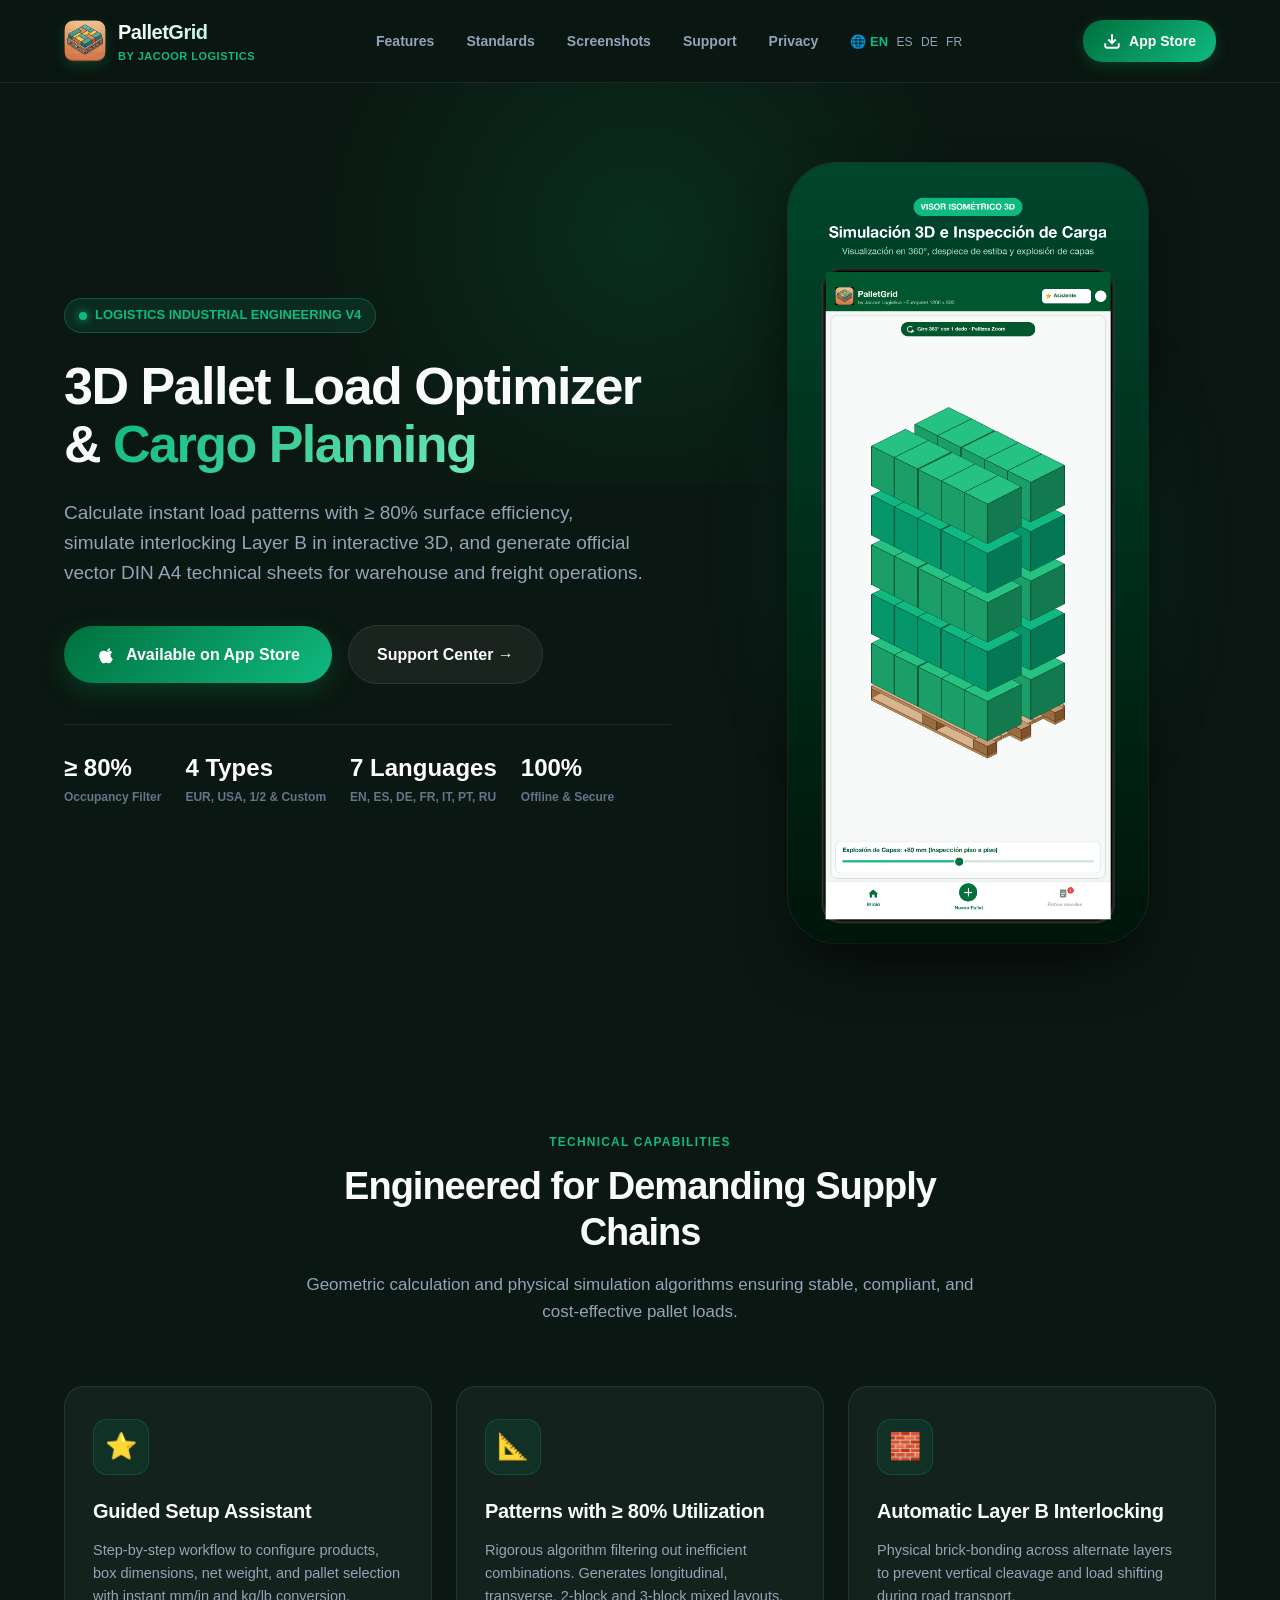
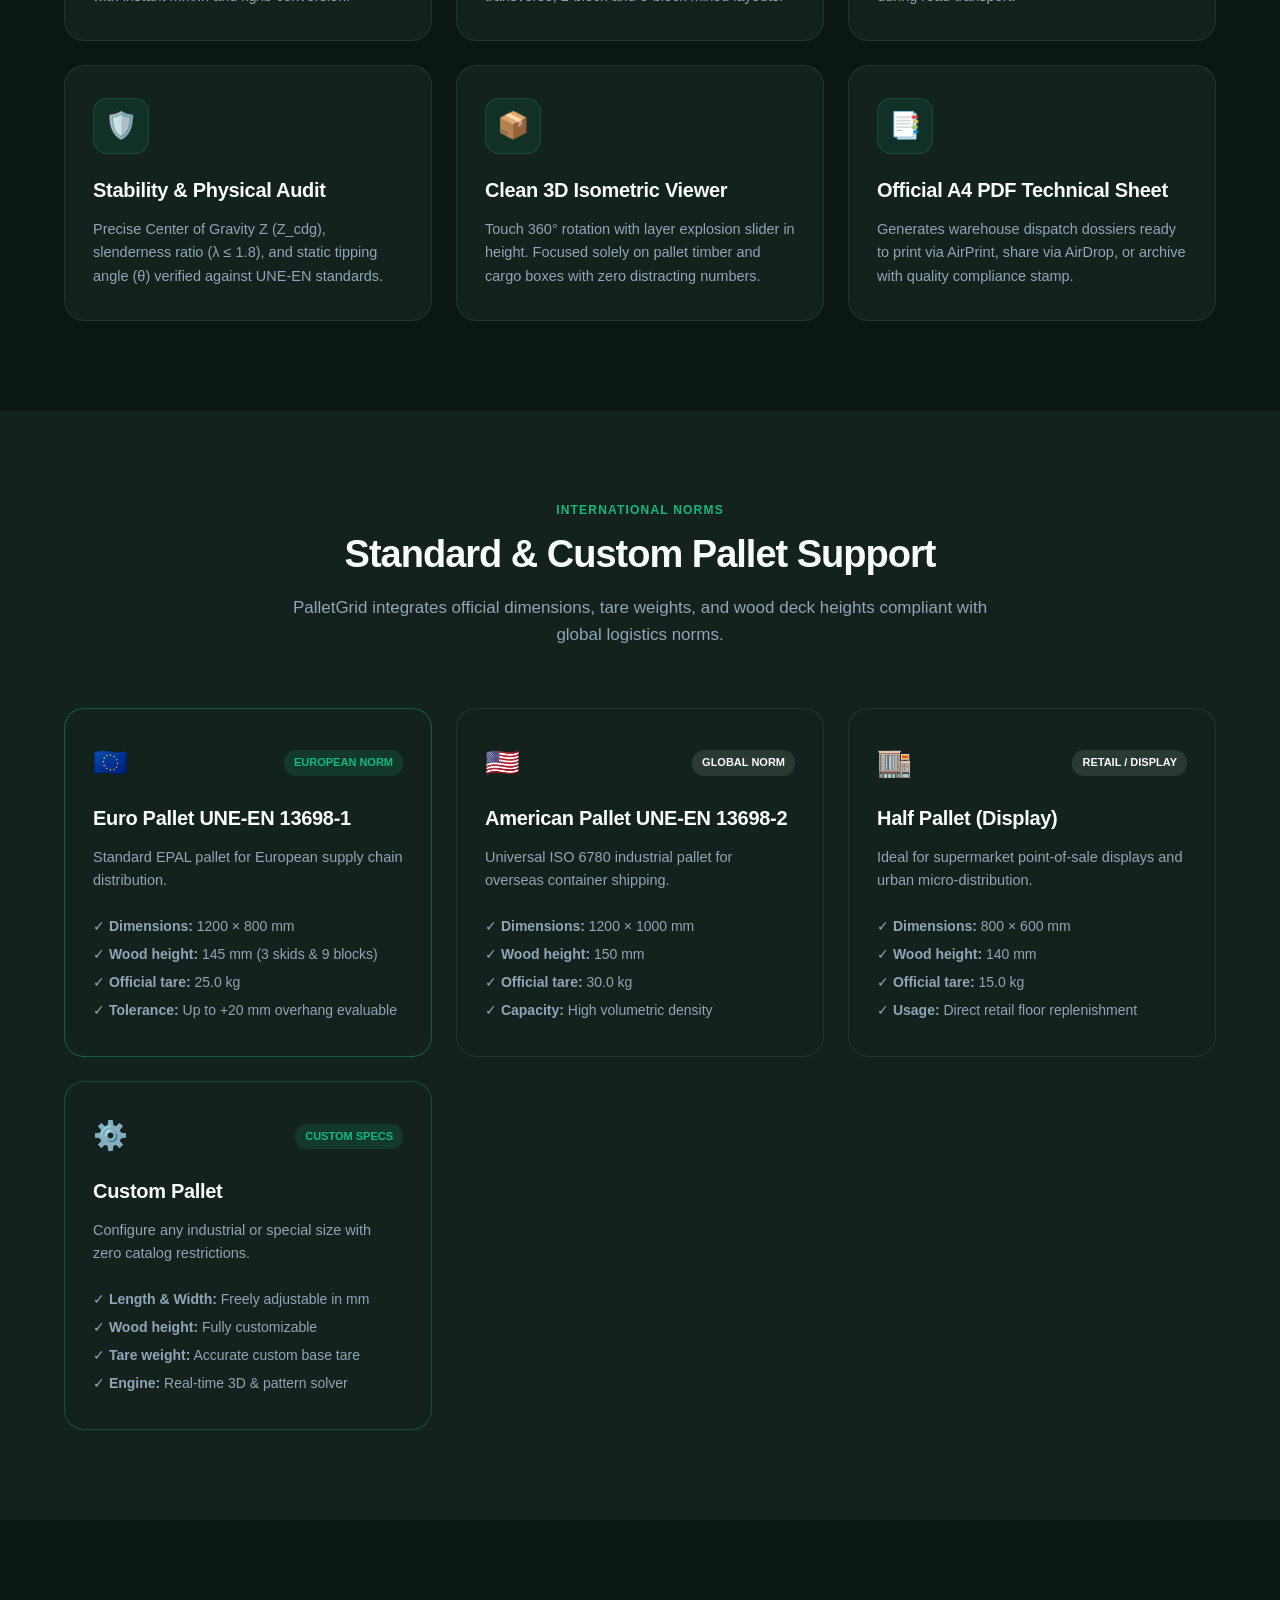
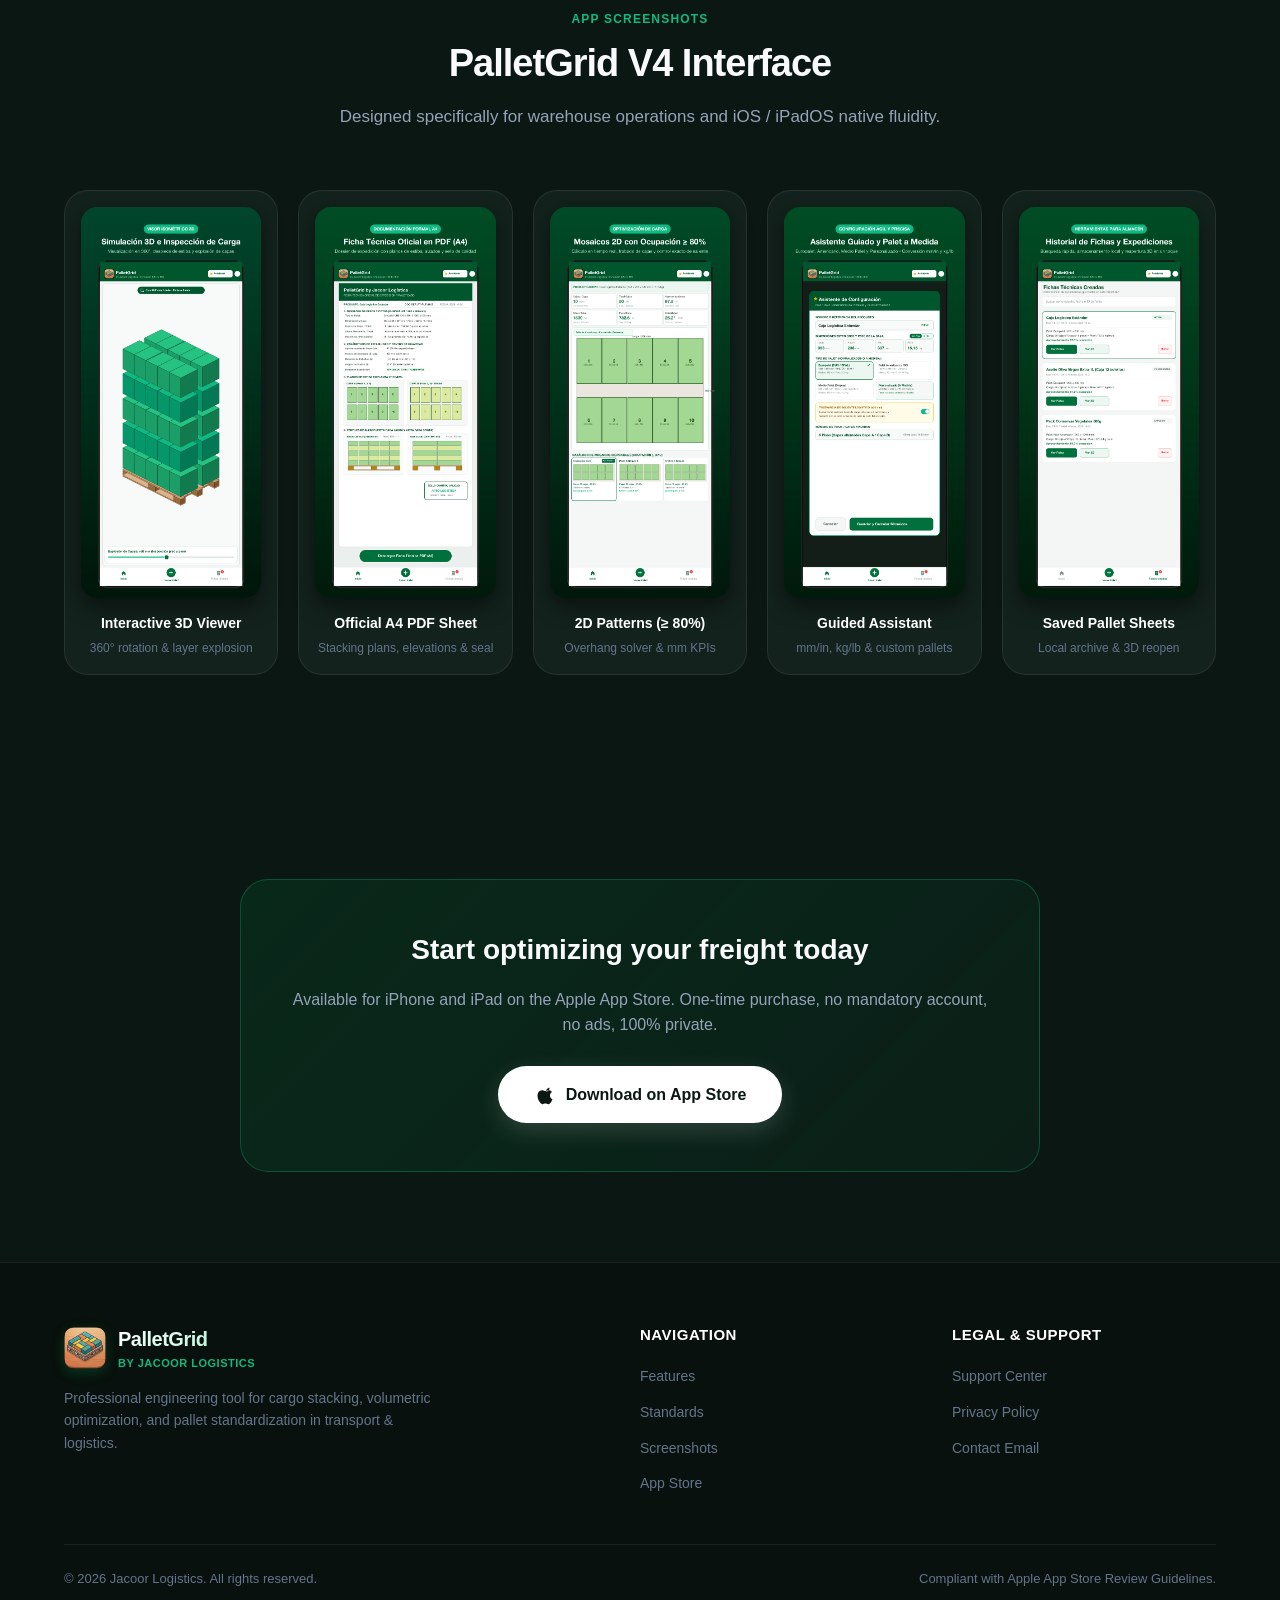
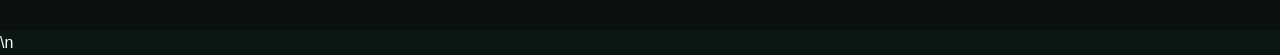
<file: index-en.html>
<!DOCTYPE html>
<html lang="en">
<head>
  <meta charset="UTF-8">
  <meta name="viewport" content="width=device-width, initial-scale=1.0">
  <title>PalletGrid — 3D Pallet Load Optimizer & Cargo Calculator</title>
  <meta name="description" content="PalletGrid is the professional logistics engineering tool for 3D pallet load optimization, ≥80% pattern calculations, UNE-EN 13698 norms, and official A4 PDF technical sheets.">
  <link rel="stylesheet" href="style.css">
  <link rel="icon" type="image/png" href="assets/app-icon.png">
</head>
<body>

  <!-- HEADER / NAVBAR -->
  <header class="navbar">
    <div class="container nav-wrap">
      <a href="index-en.html" class="nav-brand">
        <img src="assets/app-icon.png" alt="PalletGrid Icon" class="nav-logo">
        <div>
          <div class="nav-title">PalletGrid</div>
          <div class="nav-subtitle">by Jacoor Logistics</div>
        </div>
      </a>
      <ul class="nav-menu">
        <li><a href="#features" class="nav-link">Features</a></li>
        <li><a href="#standards" class="nav-link">Standards</a></li>
        <li><a href="#gallery" class="nav-link">Screenshots</a></li>
        <li><a href="support-en.html" class="nav-link">Support</a></li>
        <li><a href="privacy.html" class="nav-link">Privacy</a></li>
        <li>
          <span style="color: var(--primary-light); font-weight: 700; font-size: 13px;">🌐 EN</span>
          <a href="index.html" style="font-size: 12px; color: var(--text-muted); margin-left: 4px;">ES</a>
          <a href="index-de.html" style="font-size: 12px; color: var(--text-muted); margin-left: 4px;">DE</a>
          <a href="index-fr.html" style="font-size: 12px; color: var(--text-muted); margin-left: 4px;">FR</a>
        </li>
      </ul>
      <a href="#download" class="nav-btn">
        <svg width="18" height="18" viewBox="0 0 24 24" fill="none" stroke="currentColor" stroke-width="2.5"><path d="M21 15v4a2 2 0 0 1-2 2H5a2 2 0 0 1-2-2v-4"/><polyline points="7 10 12 15 17 10"/><line x1="12" y1="15" x2="12" y2="3"/></svg>
        App Store
      </a>
    </div>
  </header>

  <!-- HERO SECTION -->
  <section class="hero">
    <div class="hero-glow"></div>
    <div class="container hero-grid">
      <div class="hero-content">
        <div class="hero-tag">
          <div class="hero-tag-pulse"></div>
          LOGISTICS INDUSTRIAL ENGINEERING V4
        </div>
        <h1 class="hero-title">
          3D Pallet Load Optimizer & <span>Cargo Planning</span>
        </h1>
        <p class="hero-lead">
          Calculate instant load patterns with ≥ 80% surface efficiency, simulate interlocking Layer B in interactive 3D, and generate official vector DIN A4 technical sheets for warehouse and freight operations.
        </p>
        <div class="hero-actions">
          <a href="#download" class="btn-primary">
            <svg width="20" height="20" viewBox="0 0 24 24" fill="currentColor"><path d="M18.71 19.5c-.83 1.24-1.71 2.45-3.05 2.47-1.34.03-1.77-.79-3.29-.79-1.53 0-2 .77-3.27.82-1.31.05-2.3-1.32-3.14-2.53C4.25 17 2.94 12.45 4.7 9.39c.87-1.52 2.43-2.48 4.12-2.51 1.28-.02 2.5.87 3.29.87.78 0 2.26-1.07 3.81-.91.65.03 2.47.26 3.64 1.98-.09.06-2.17 1.28-2.15 3.81.03 3.02 2.65 4.03 2.68 4.04-.03.07-.42 1.44-1.38 2.83M15.97 6.84c.62-.75 1.04-1.8 1.01-2.84-.96.04-2.13.64-2.79 1.41-.58.68-1.1 1.77-1.02 2.81 1.08.08 2.18-.63 2.8-1.38z"/></svg>
            Available on App Store
          </a>
          <a href="support-en.html" class="btn-secondary">
            Support Center →
          </a>
        </div>
        <div class="hero-badges">
          <div class="badge-item">
            <span class="badge-val">≥ 80%</span>
            <span class="badge-lbl">Occupancy Filter</span>
          </div>
          <div class="badge-item">
            <span class="badge-val">4 Types</span>
            <span class="badge-lbl">EUR, USA, 1/2 & Custom</span>
          </div>
          <div class="badge-item">
            <span class="badge-val">7 Languages</span>
            <span class="badge-lbl">EN, ES, DE, FR, IT, PT, RU</span>
          </div>
          <div class="badge-item">
            <span class="badge-val">100%</span>
            <span class="badge-lbl">Offline & Secure</span>
          </div>
        </div>
      </div>
      <div class="hero-mockup-wrap">
        <div class="hero-mockup-glow"></div>
        <img src="assets/01_Visor_3D_Explosion.png" alt="PalletGrid 3D Isometric Mockup" class="hero-mockup-img">
      </div>
    </div>
  </section>

  <!-- FEATURES SECTION -->
  <section class="section" id="features">
    <div class="container">
      <div class="section-head">
        <span class="section-tag">Technical Capabilities</span>
        <h2 class="section-title">Engineered for Demanding Supply Chains</h2>
        <p class="section-desc">Geometric calculation and physical simulation algorithms ensuring stable, compliant, and cost-effective pallet loads.</p>
      </div>
      <div class="features-grid">
        <div class="feature-card">
          <div class="feature-icon-box">⭐</div>
          <h3 class="feature-title">Guided Setup Assistant</h3>
          <p class="feature-desc">Step-by-step workflow to configure products, box dimensions, net weight, and pallet selection with instant mm/in and kg/lb conversion.</p>
        </div>
        <div class="feature-card">
          <div class="feature-icon-box">📐</div>
          <h3 class="feature-title">Patterns with ≥ 80% Utilization</h3>
          <p class="feature-desc">Rigorous algorithm filtering out inefficient combinations. Generates longitudinal, transverse, 2-block and 3-block mixed layouts.</p>
        </div>
        <div class="feature-card">
          <div class="feature-icon-box">🧱</div>
          <h3 class="feature-title">Automatic Layer B Interlocking</h3>
          <p class="feature-desc">Physical brick-bonding across alternate layers to prevent vertical cleavage and load shifting during road transport.</p>
        </div>
        <div class="feature-card">
          <div class="feature-icon-box">🛡️</div>
          <h3 class="feature-title">Stability & Physical Audit</h3>
          <p class="feature-desc">Precise Center of Gravity Z (Z_cdg), slenderness ratio (λ ≤ 1.8), and static tipping angle (θ) verified against UNE-EN standards.</p>
        </div>
        <div class="feature-card">
          <div class="feature-icon-box">📦</div>
          <h3 class="feature-title">Clean 3D Isometric Viewer</h3>
          <p class="feature-desc">Touch 360° rotation with layer explosion slider in height. Focused solely on pallet timber and cargo boxes with zero distracting numbers.</p>
        </div>
        <div class="feature-card">
          <div class="feature-icon-box">📑</div>
          <h3 class="feature-title">Official A4 PDF Technical Sheet</h3>
          <p class="feature-desc">Generates warehouse dispatch dossiers ready to print via AirPrint, share via AirDrop, or archive with quality compliance stamp.</p>
        </div>
      </div>
    </div>
  </section>

  <!-- STANDARDS SECTION -->
  <section class="section" id="standards" style="background: var(--bg-surface);">
    <div class="container">
      <div class="section-head">
        <span class="section-tag">International Norms</span>
        <h2 class="section-title">Standard & Custom Pallet Support</h2>
        <p class="section-desc">PalletGrid integrates official dimensions, tare weights, and wood deck heights compliant with global logistics norms.</p>
      </div>
      <div style="display: grid; grid-template-columns: repeat(auto-fit, minmax(280px, 1fr)); gap: 24px;">
        <div class="feature-card" style="border-color: rgba(16, 185, 129, 0.4);">
          <div style="display: flex; justify-content: space-between; align-items: center; margin-bottom: 16px;">
            <span style="font-size: 28px;">🇪🇺</span>
            <span style="background: rgba(16, 185, 129, 0.15); color: var(--primary-light); font-weight: 800; font-size: 11px; padding: 4px 10px; border-radius: 12px;">EUROPEAN NORM</span>
          </div>
          <h3 class="feature-title">Euro Pallet UNE-EN 13698-1</h3>
          <p class="feature-desc" style="margin-bottom: 20px;">Standard EPAL pallet for European supply chain distribution.</p>
          <ul style="list-style: none; color: var(--text-muted); font-size: 14px; line-height: 2;">
            <li>✓ <strong>Dimensions:</strong> 1200 × 800 mm</li>
            <li>✓ <strong>Wood height:</strong> 145 mm (3 skids & 9 blocks)</li>
            <li>✓ <strong>Official tare:</strong> 25.0 kg</li>
            <li>✓ <strong>Tolerance:</strong> Up to +20 mm overhang evaluable</li>
          </ul>
        </div>
        <div class="feature-card">
          <div style="display: flex; justify-content: space-between; align-items: center; margin-bottom: 16px;">
            <span style="font-size: 28px;">🇺🇸</span>
            <span style="background: rgba(255, 255, 255, 0.1); color: var(--text-main); font-weight: 800; font-size: 11px; padding: 4px 10px; border-radius: 12px;">GLOBAL NORM</span>
          </div>
          <h3 class="feature-title">American Pallet UNE-EN 13698-2</h3>
          <p class="feature-desc" style="margin-bottom: 20px;">Universal ISO 6780 industrial pallet for overseas container shipping.</p>
          <ul style="list-style: none; color: var(--text-muted); font-size: 14px; line-height: 2;">
            <li>✓ <strong>Dimensions:</strong> 1200 × 1000 mm</li>
            <li>✓ <strong>Wood height:</strong> 150 mm</li>
            <li>✓ <strong>Official tare:</strong> 30.0 kg</li>
            <li>✓ <strong>Capacity:</strong> High volumetric density</li>
          </ul>
        </div>
        <div class="feature-card">
          <div style="display: flex; justify-content: space-between; align-items: center; margin-bottom: 16px;">
            <span style="font-size: 28px;">🏬</span>
            <span style="background: rgba(255, 255, 255, 0.1); color: var(--text-main); font-weight: 800; font-size: 11px; padding: 4px 10px; border-radius: 12px;">RETAIL / DISPLAY</span>
          </div>
          <h3 class="feature-title">Half Pallet (Display)</h3>
          <p class="feature-desc" style="margin-bottom: 20px;">Ideal for supermarket point-of-sale displays and urban micro-distribution.</p>
          <ul style="list-style: none; color: var(--text-muted); font-size: 14px; line-height: 2;">
            <li>✓ <strong>Dimensions:</strong> 800 × 600 mm</li>
            <li>✓ <strong>Wood height:</strong> 140 mm</li>
            <li>✓ <strong>Official tare:</strong> 15.0 kg</li>
            <li>✓ <strong>Usage:</strong> Direct retail floor replenishment</li>
          </ul>
        </div>
        <div class="feature-card" style="border-color: rgba(16, 185, 129, 0.3);">
          <div style="display: flex; justify-content: space-between; align-items: center; margin-bottom: 16px;">
            <span style="font-size: 28px;">⚙️</span>
            <span style="background: rgba(16, 185, 129, 0.15); color: var(--primary-light); font-weight: 800; font-size: 11px; padding: 4px 10px; border-radius: 12px;">CUSTOM SPECS</span>
          </div>
          <h3 class="feature-title">Custom Pallet</h3>
          <p class="feature-desc" style="margin-bottom: 20px;">Configure any industrial or special size with zero catalog restrictions.</p>
          <ul style="list-style: none; color: var(--text-muted); font-size: 14px; line-height: 2;">
            <li>✓ <strong>Length & Width:</strong> Freely adjustable in mm</li>
            <li>✓ <strong>Wood height:</strong> Fully customizable</li>
            <li>✓ <strong>Tare weight:</strong> Accurate custom base tare</li>
            <li>✓ <strong>Engine:</strong> Real-time 3D & pattern solver</li>
          </ul>
        </div>
      </div>
    </div>
  </section>

  <!-- GALLERY -->
  <section class="section" id="gallery">
    <div class="container">
      <div class="section-head">
        <span class="section-tag">App Screenshots</span>
        <h2 class="section-title">PalletGrid V4 Interface</h2>
        <p class="section-desc">Designed specifically for warehouse operations and iOS / iPadOS native fluidity.</p>
      </div>
      <div class="gallery-wrap">
        <div class="gallery-card">
          <img src="assets/01_Visor_3D_Explosion.png" alt="3D Isometric Viewer" class="gallery-thumb">
          <div class="gallery-caption">Interactive 3D Viewer</div>
          <div class="gallery-sub">360° rotation & layer explosion</div>
        </div>
        <div class="gallery-card">
          <img src="assets/02_Dossier_Ficha_Tecnica_PDF.png" alt="A4 Technical PDF" class="gallery-thumb">
          <div class="gallery-caption">Official A4 PDF Sheet</div>
          <div class="gallery-sub">Stacking plans, elevations & seal</div>
        </div>
        <div class="gallery-card">
          <img src="assets/03_Mosaicos_2D_Ocupacion80.png" alt="2D Patterns" class="gallery-thumb">
          <div class="gallery-caption">2D Patterns (≥ 80%)</div>
          <div class="gallery-sub">Overhang solver & mm KPIs</div>
        </div>
        <div class="gallery-card">
          <img src="assets/04_Asistente_Guiado_Nuevo_Pallet.png" alt="Guided Assistant" class="gallery-thumb">
          <div class="gallery-caption">Guided Assistant</div>
          <div class="gallery-sub">mm/in, kg/lb & custom pallets</div>
        </div>
        <div class="gallery-card">
          <img src="assets/05_Gestor_Fichas_Guardadas.png" alt="Saved Pallet Sheets" class="gallery-thumb">
          <div class="gallery-caption">Saved Pallet Sheets</div>
          <div class="gallery-sub">Local archive & 3D reopen</div>
        </div>
      </div>
    </div>
  </section>

  <!-- CTA -->
  <section class="section" id="download" style="text-align: center;">
    <div class="container">
      <div class="contact-box" style="margin: 0 auto;">
        <h3>Start optimizing your freight today</h3>
        <p>Available for iPhone and iPad on the Apple App Store. One-time purchase, no mandatory account, no ads, 100% private.</p>
        <a href="https://apps.apple.com" target="_blank" class="contact-mail-btn">
          <svg width="22" height="22" viewBox="0 0 24 24" fill="currentColor"><path d="M18.71 19.5c-.83 1.24-1.71 2.45-3.05 2.47-1.34.03-1.77-.79-3.29-.79-1.53 0-2 .77-3.27.82-1.31.05-2.3-1.32-3.14-2.53C4.25 17 2.94 12.45 4.7 9.39c.87-1.52 2.43-2.48 4.12-2.51 1.28-.02 2.5.87 3.29.87.78 0 2.26-1.07 3.81-.91.65.03 2.47.26 3.64 1.98-.09.06-2.17 1.28-2.15 3.81.03 3.02 2.65 4.03 2.68 4.04-.03.07-.42 1.44-1.38 2.83M15.97 6.84c.62-.75 1.04-1.8 1.01-2.84-.96.04-2.13.64-2.79 1.41-.58.68-1.1 1.77-1.02 2.81 1.08.08 2.18-.63 2.8-1.38z"/></svg>
          Download on App Store
        </a>
      </div>
    </div>
  </section>

  <!-- FOOTER -->
  <footer class="footer">
    <div class="container">
      <div class="footer-grid">
        <div class="footer-brand">
          <div class="nav-brand">
            <img src="assets/app-icon.png" alt="PalletGrid Logo" class="nav-logo">
            <div>
              <div class="nav-title">PalletGrid</div>
              <div class="nav-subtitle">by Jacoor Logistics</div>
            </div>
          </div>
          <p>Professional engineering tool for cargo stacking, volumetric optimization, and pallet standardization in transport & logistics.</p>
        </div>
        <div class="footer-col">
          <h4>Navigation</h4>
          <ul>
            <li><a href="#features">Features</a></li>
            <li><a href="#standards">Standards</a></li>
            <li><a href="#gallery">Screenshots</a></li>
            <li><a href="#download">App Store</a></li>
          </ul>
        </div>
        <div class="footer-col">
          <h4>Legal & Support</h4>
          <ul>
            <li><a href="support-en.html">Support Center</a></li>
            <li><a href="privacy.html">Privacy Policy</a></li>
            <li><a href="mailto:ayeneso2023@gmail.com">Contact Email</a></li>
          </ul>
        </div>
      </div>
      <div class="footer-bottom">
        <div>© 2026 Jacoor Logistics. All rights reserved.</div>
        <div>Compliant with Apple App Store Review Guidelines.</div>
      </div>
    </div>
  </footer>

</body>
</html>\n
</file>
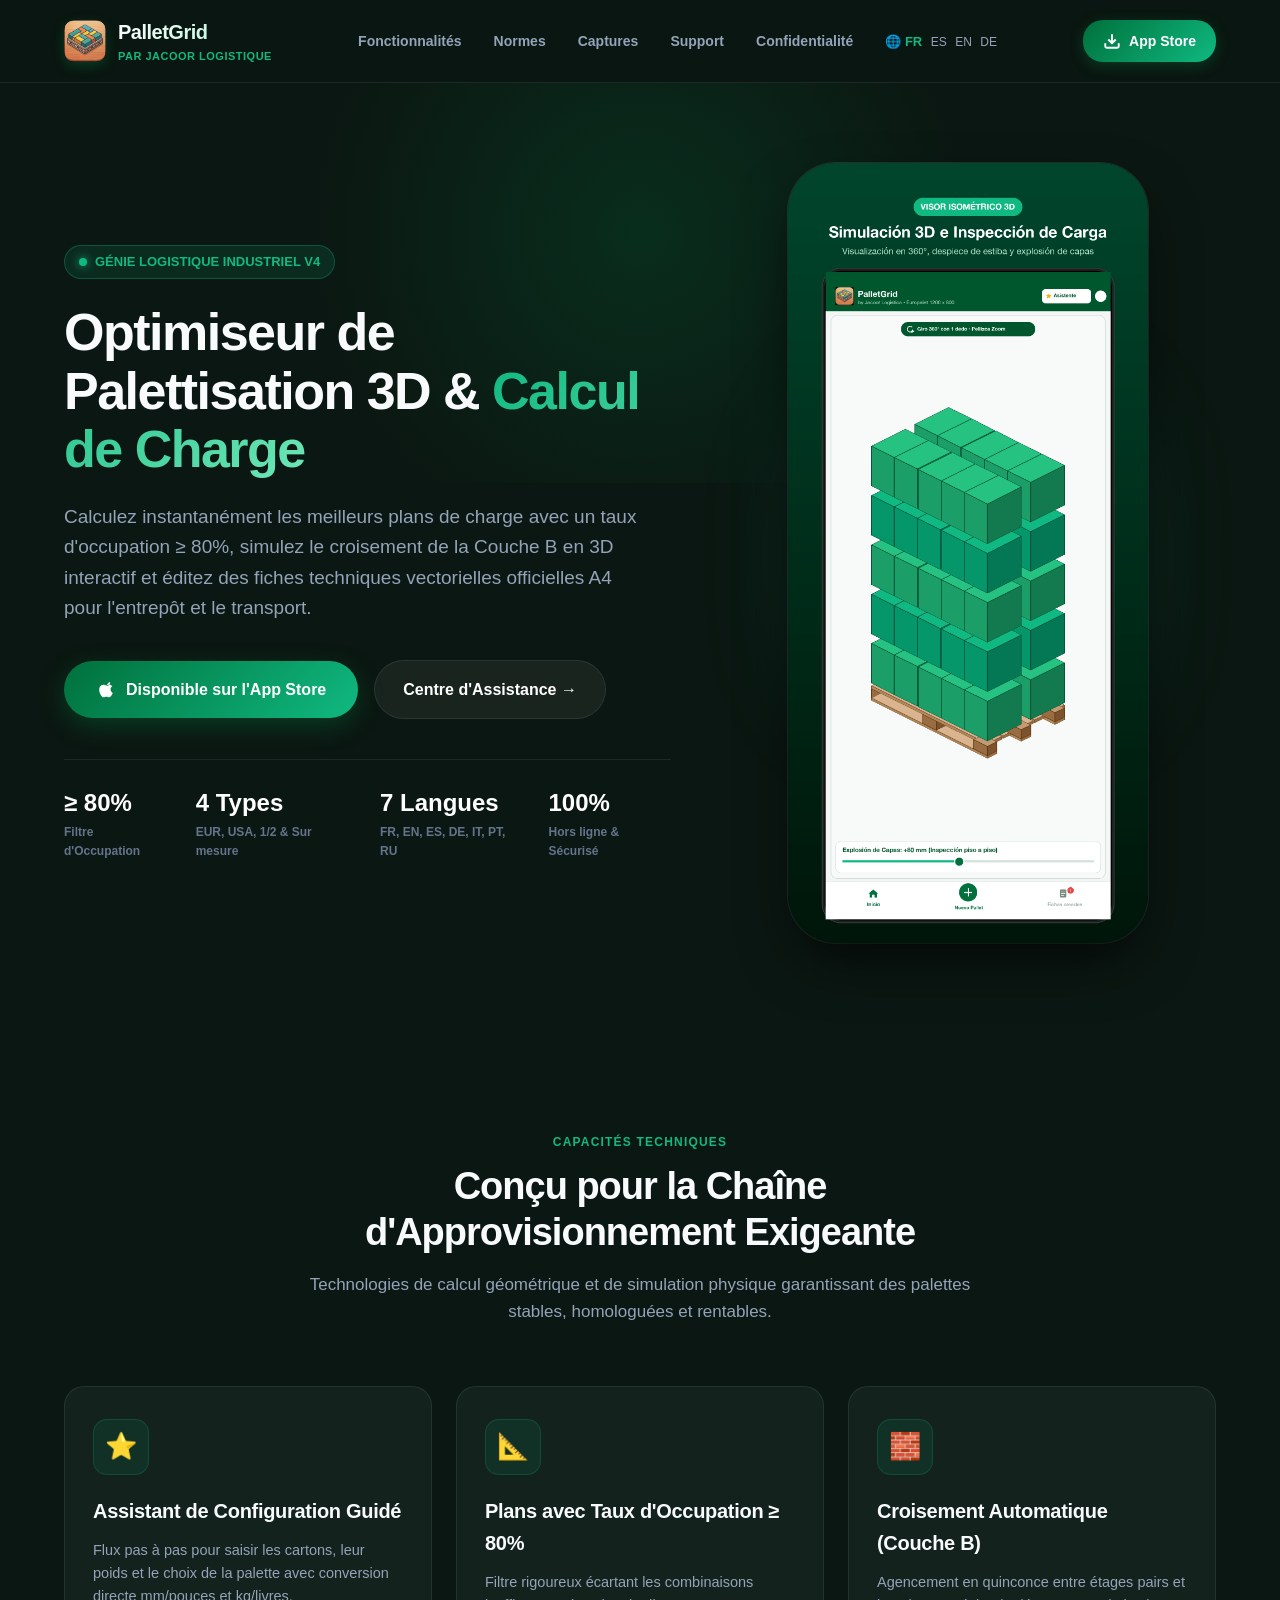
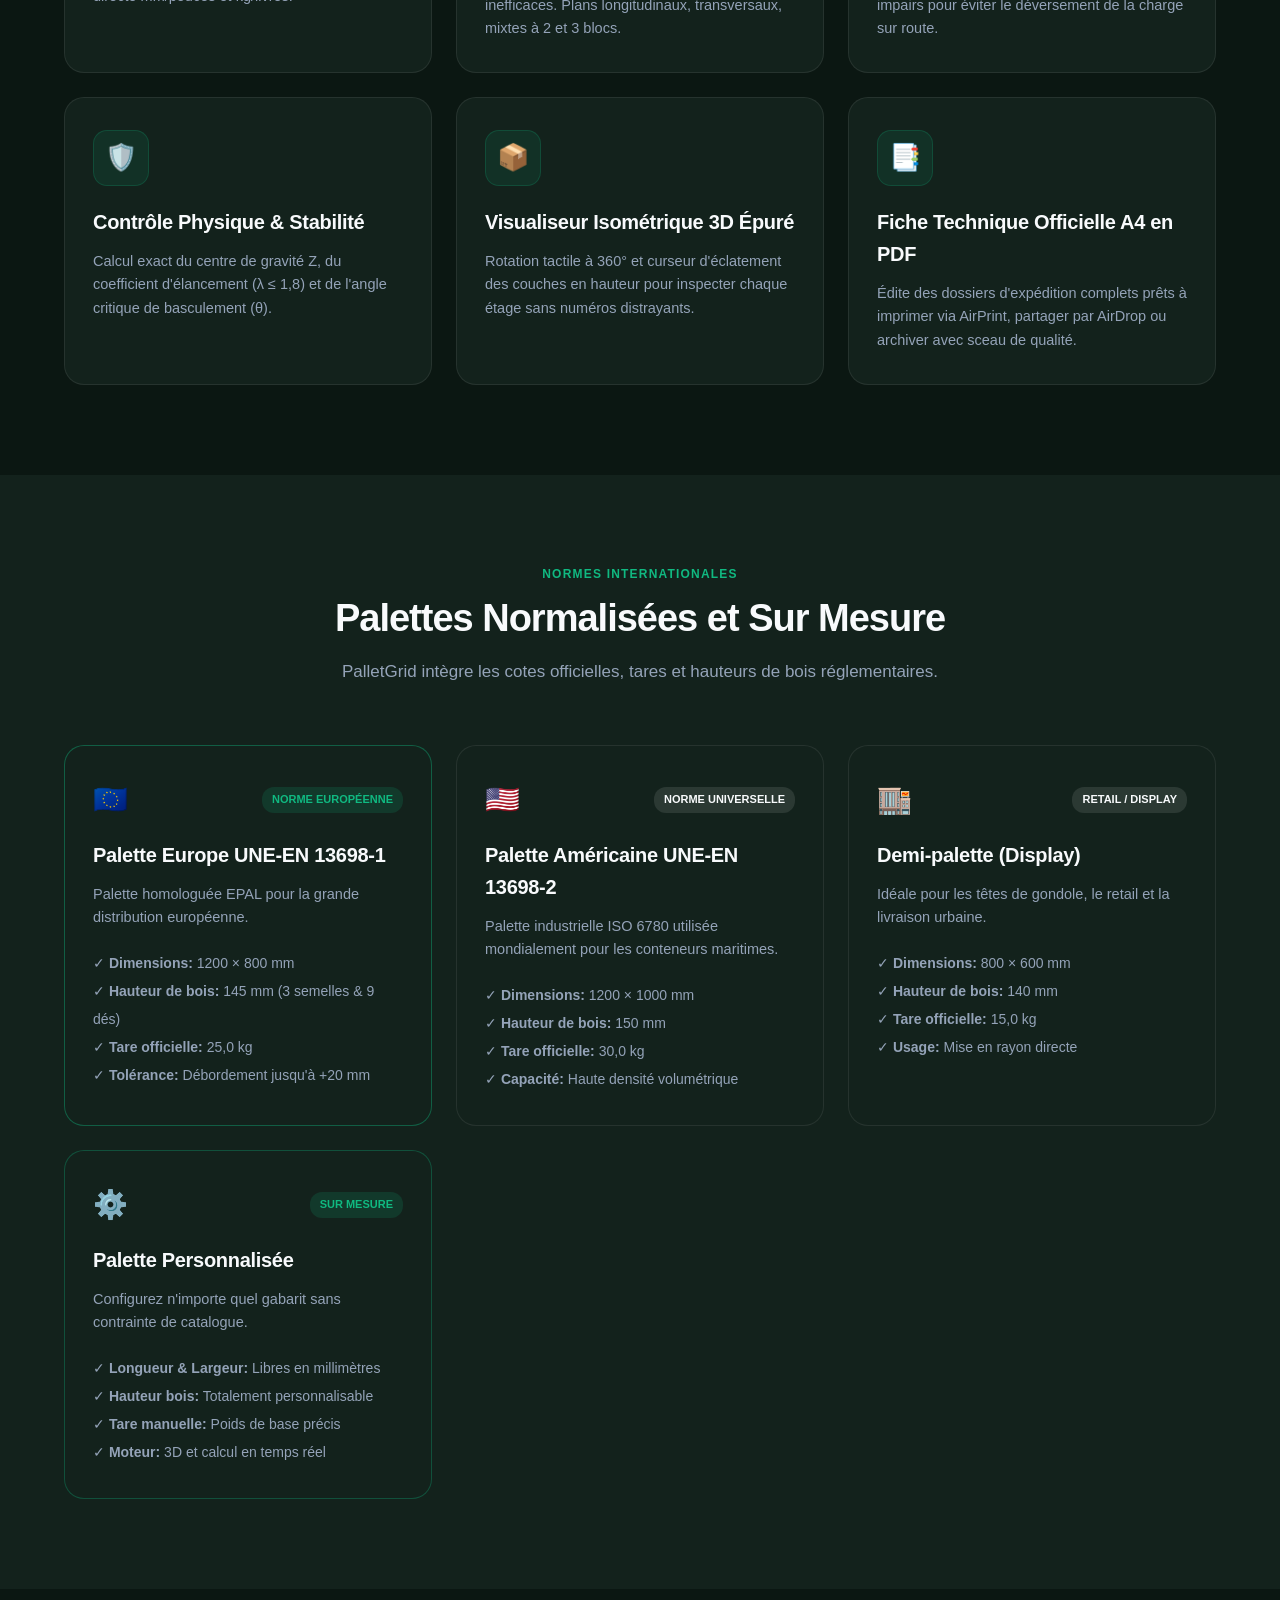
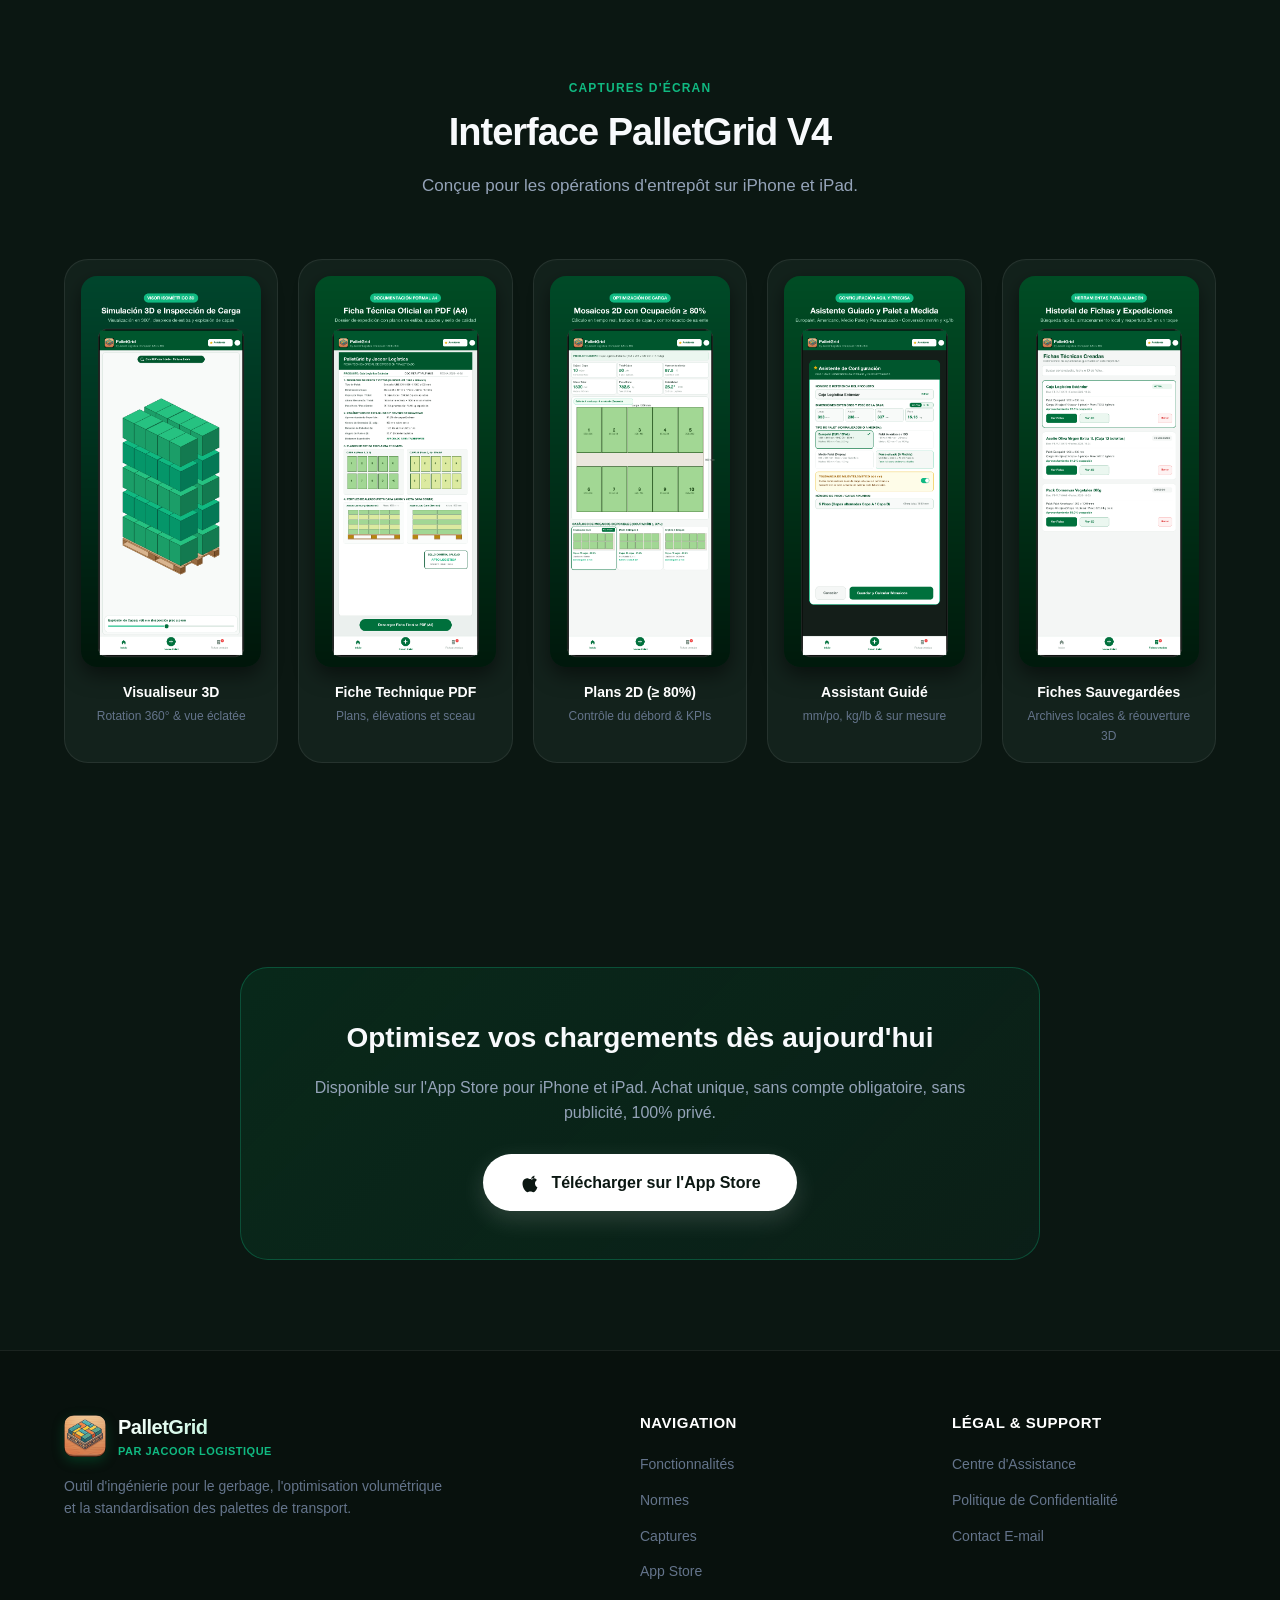
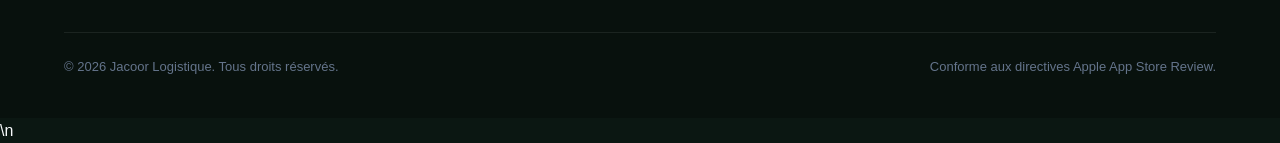
<file: index-fr.html>
<!DOCTYPE html>
<html lang="fr">
<head>
  <meta charset="UTF-8">
  <meta name="viewport" content="width=device-width, initial-scale=1.0">
  <title>PalletGrid — Optimiseur de Palettisation 3D & Calcul de Charge</title>
  <meta name="description" content="PalletGrid est l'outil professionnel d'ingénierie logistique pour l'optimisation de palettisation 3D, plans de charge ≥80%, normes UNE-EN 13698 et fiches A4 en PDF.">
  <link rel="stylesheet" href="style.css">
  <link rel="icon" type="image/png" href="assets/app-icon.png">
</head>
<body>

  <!-- HEADER / NAVBAR -->
  <header class="navbar">
    <div class="container nav-wrap">
      <a href="index-fr.html" class="nav-brand">
        <img src="assets/app-icon.png" alt="PalletGrid Icon" class="nav-logo">
        <div>
          <div class="nav-title">PalletGrid</div>
          <div class="nav-subtitle">par Jacoor Logistique</div>
        </div>
      </a>
      <ul class="nav-menu">
        <li><a href="#features" class="nav-link">Fonctionnalités</a></li>
        <li><a href="#standards" class="nav-link">Normes</a></li>
        <li><a href="#gallery" class="nav-link">Captures</a></li>
        <li><a href="support-fr.html" class="nav-link">Support</a></li>
        <li><a href="privacy.html" class="nav-link">Confidentialité</a></li>
        <li>
          <span style="color: var(--primary-light); font-weight: 700; font-size: 13px;">🌐 FR</span>
          <a href="index.html" style="font-size: 12px; color: var(--text-muted); margin-left: 4px;">ES</a>
          <a href="index-en.html" style="font-size: 12px; color: var(--text-muted); margin-left: 4px;">EN</a>
          <a href="index-de.html" style="font-size: 12px; color: var(--text-muted); margin-left: 4px;">DE</a>
        </li>
      </ul>
      <a href="#download" class="nav-btn">
        <svg width="18" height="18" viewBox="0 0 24 24" fill="none" stroke="currentColor" stroke-width="2.5"><path d="M21 15v4a2 2 0 0 1-2 2H5a2 2 0 0 1-2-2v-4"/><polyline points="7 10 12 15 17 10"/><line x1="12" y1="15" x2="12" y2="3"/></svg>
        App Store
      </a>
    </div>
  </header>

  <!-- HERO SECTION -->
  <section class="hero">
    <div class="hero-glow"></div>
    <div class="container hero-grid">
      <div class="hero-content">
        <div class="hero-tag">
          <div class="hero-tag-pulse"></div>
          GÉNIE LOGISTIQUE INDUSTRIEL V4
        </div>
        <h1 class="hero-title">
          Optimiseur de Palettisation 3D & <span>Calcul de Charge</span>
        </h1>
        <p class="hero-lead">
          Calculez instantanément les meilleurs plans de charge avec un taux d'occupation ≥ 80%, simulez le croisement de la Couche B en 3D interactif et éditez des fiches techniques vectorielles officielles A4 pour l'entrepôt et le transport.
        </p>
        <div class="hero-actions">
          <a href="#download" class="btn-primary">
            <svg width="20" height="20" viewBox="0 0 24 24" fill="currentColor"><path d="M18.71 19.5c-.83 1.24-1.71 2.45-3.05 2.47-1.34.03-1.77-.79-3.29-.79-1.53 0-2 .77-3.27.82-1.31.05-2.3-1.32-3.14-2.53C4.25 17 2.94 12.45 4.7 9.39c.87-1.52 2.43-2.48 4.12-2.51 1.28-.02 2.5.87 3.29.87.78 0 2.26-1.07 3.81-.91.65.03 2.47.26 3.64 1.98-.09.06-2.17 1.28-2.15 3.81.03 3.02 2.65 4.03 2.68 4.04-.03.07-.42 1.44-1.38 2.83M15.97 6.84c.62-.75 1.04-1.8 1.01-2.84-.96.04-2.13.64-2.79 1.41-.58.68-1.1 1.77-1.02 2.81 1.08.08 2.18-.63 2.8-1.38z"/></svg>
            Disponible sur l'App Store
          </a>
          <a href="support-fr.html" class="btn-secondary">
            Centre d'Assistance →
          </a>
        </div>
        <div class="hero-badges">
          <div class="badge-item">
            <span class="badge-val">≥ 80%</span>
            <span class="badge-lbl">Filtre d'Occupation</span>
          </div>
          <div class="badge-item">
            <span class="badge-val">4 Types</span>
            <span class="badge-lbl">EUR, USA, 1/2 & Sur mesure</span>
          </div>
          <div class="badge-item">
            <span class="badge-val">7 Langues</span>
            <span class="badge-lbl">FR, EN, ES, DE, IT, PT, RU</span>
          </div>
          <div class="badge-item">
            <span class="badge-val">100%</span>
            <span class="badge-lbl">Hors ligne & Sécurisé</span>
          </div>
        </div>
      </div>
      <div class="hero-mockup-wrap">
        <div class="hero-mockup-glow"></div>
        <img src="assets/01_Visor_3D_Explosion.png" alt="PalletGrid 3D Visualiseur" class="hero-mockup-img">
      </div>
    </div>
  </section>

  <!-- FEATURES -->
  <section class="section" id="features">
    <div class="container">
      <div class="section-head">
        <span class="section-tag">Capacités Techniques</span>
        <h2 class="section-title">Conçu pour la Chaîne d'Approvisionnement Exigeante</h2>
        <p class="section-desc">Technologies de calcul géométrique et de simulation physique garantissant des palettes stables, homologuées et rentables.</p>
      </div>
      <div class="features-grid">
        <div class="feature-card">
          <div class="feature-icon-box">⭐</div>
          <h3 class="feature-title">Assistant de Configuration Guidé</h3>
          <p class="feature-desc">Flux pas à pas pour saisir les cartons, leur poids et le choix de la palette avec conversion directe mm/pouces et kg/livres.</p>
        </div>
        <div class="feature-card">
          <div class="feature-icon-box">📐</div>
          <h3 class="feature-title">Plans avec Taux d'Occupation ≥ 80%</h3>
          <p class="feature-desc">Filtre rigoureux écartant les combinaisons inefficaces. Plans longitudinaux, transversaux, mixtes à 2 et 3 blocs.</p>
        </div>
        <div class="feature-card">
          <div class="feature-icon-box">🧱</div>
          <h3 class="feature-title">Croisement Automatique (Couche B)</h3>
          <p class="feature-desc">Agencement en quinconce entre étages pairs et impairs pour éviter le déversement de la charge sur route.</p>
        </div>
        <div class="feature-card">
          <div class="feature-icon-box">🛡️</div>
          <h3 class="feature-title">Contrôle Physique & Stabilité</h3>
          <p class="feature-desc">Calcul exact du centre de gravité Z, du coefficient d'élancement (λ ≤ 1,8) et de l'angle critique de basculement (θ).</p>
        </div>
        <div class="feature-card">
          <div class="feature-icon-box">📦</div>
          <h3 class="feature-title">Visualiseur Isométrique 3D Épuré</h3>
          <p class="feature-desc">Rotation tactile à 360° et curseur d'éclatement des couches en hauteur pour inspecter chaque étage sans numéros distrayants.</p>
        </div>
        <div class="feature-card">
          <div class="feature-icon-box">📑</div>
          <h3 class="feature-title">Fiche Technique Officielle A4 en PDF</h3>
          <p class="feature-desc">Édite des dossiers d'expédition complets prêts à imprimer via AirPrint, partager par AirDrop ou archiver avec sceau de qualité.</p>
        </div>
      </div>
    </div>
  </section>

  <!-- STANDARDS -->
  <section class="section" id="standards" style="background: var(--bg-surface);">
    <div class="container">
      <div class="section-head">
        <span class="section-tag">Normes Internationales</span>
        <h2 class="section-title">Palettes Normalisées et Sur Mesure</h2>
        <p class="section-desc">PalletGrid intègre les cotes officielles, tares et hauteurs de bois réglementaires.</p>
      </div>
      <div style="display: grid; grid-template-columns: repeat(auto-fit, minmax(280px, 1fr)); gap: 24px;">
        <div class="feature-card" style="border-color: rgba(16, 185, 129, 0.4);">
          <div style="display: flex; justify-content: space-between; align-items: center; margin-bottom: 16px;">
            <span style="font-size: 28px;">🇪🇺</span>
            <span style="background: rgba(16, 185, 129, 0.15); color: var(--primary-light); font-weight: 800; font-size: 11px; padding: 4px 10px; border-radius: 12px;">NORME EUROPÉENNE</span>
          </div>
          <h3 class="feature-title">Palette Europe UNE-EN 13698-1</h3>
          <p class="feature-desc" style="margin-bottom: 20px;">Palette homologuée EPAL pour la grande distribution européenne.</p>
          <ul style="list-style: none; color: var(--text-muted); font-size: 14px; line-height: 2;">
            <li>✓ <strong>Dimensions:</strong> 1200 × 800 mm</li>
            <li>✓ <strong>Hauteur de bois:</strong> 145 mm (3 semelles & 9 dés)</li>
            <li>✓ <strong>Tare officielle:</strong> 25,0 kg</li>
            <li>✓ <strong>Tolérance:</strong> Débordement jusqu'à +20 mm</li>
          </ul>
        </div>
        <div class="feature-card">
          <div style="display: flex; justify-content: space-between; align-items: center; margin-bottom: 16px;">
            <span style="font-size: 28px;">🇺🇸</span>
            <span style="background: rgba(255, 255, 255, 0.1); color: var(--text-main); font-weight: 800; font-size: 11px; padding: 4px 10px; border-radius: 12px;">NORME UNIVERSELLE</span>
          </div>
          <h3 class="feature-title">Palette Américaine UNE-EN 13698-2</h3>
          <p class="feature-desc" style="margin-bottom: 20px;">Palette industrielle ISO 6780 utilisée mondialement pour les conteneurs maritimes.</p>
          <ul style="list-style: none; color: var(--text-muted); font-size: 14px; line-height: 2;">
            <li>✓ <strong>Dimensions:</strong> 1200 × 1000 mm</li>
            <li>✓ <strong>Hauteur de bois:</strong> 150 mm</li>
            <li>✓ <strong>Tare officielle:</strong> 30,0 kg</li>
            <li>✓ <strong>Capacité:</strong> Haute densité volumétrique</li>
          </ul>
        </div>
        <div class="feature-card">
          <div style="display: flex; justify-content: space-between; align-items: center; margin-bottom: 16px;">
            <span style="font-size: 28px;">🏬</span>
            <span style="background: rgba(255, 255, 255, 0.1); color: var(--text-main); font-weight: 800; font-size: 11px; padding: 4px 10px; border-radius: 12px;">RETAIL / DISPLAY</span>
          </div>
          <h3 class="feature-title">Demi-palette (Display)</h3>
          <p class="feature-desc" style="margin-bottom: 20px;">Idéale pour les têtes de gondole, le retail et la livraison urbaine.</p>
          <ul style="list-style: none; color: var(--text-muted); font-size: 14px; line-height: 2;">
            <li>✓ <strong>Dimensions:</strong> 800 × 600 mm</li>
            <li>✓ <strong>Hauteur de bois:</strong> 140 mm</li>
            <li>✓ <strong>Tare officielle:</strong> 15,0 kg</li>
            <li>✓ <strong>Usage:</strong> Mise en rayon directe</li>
          </ul>
        </div>
        <div class="feature-card" style="border-color: rgba(16, 185, 129, 0.3);">
          <div style="display: flex; justify-content: space-between; align-items: center; margin-bottom: 16px;">
            <span style="font-size: 28px;">⚙️</span>
            <span style="background: rgba(16, 185, 129, 0.15); color: var(--primary-light); font-weight: 800; font-size: 11px; padding: 4px 10px; border-radius: 12px;">SUR MESURE</span>
          </div>
          <h3 class="feature-title">Palette Personnalisée</h3>
          <p class="feature-desc" style="margin-bottom: 20px;">Configurez n'importe quel gabarit sans contrainte de catalogue.</p>
          <ul style="list-style: none; color: var(--text-muted); font-size: 14px; line-height: 2;">
            <li>✓ <strong>Longueur & Largeur:</strong> Libres en millimètres</li>
            <li>✓ <strong>Hauteur bois:</strong> Totalement personnalisable</li>
            <li>✓ <strong>Tare manuelle:</strong> Poids de base précis</li>
            <li>✓ <strong>Moteur:</strong> 3D et calcul en temps réel</li>
          </ul>
        </div>
      </div>
    </div>
  </section>

  <!-- GALLERY -->
  <section class="section" id="gallery">
    <div class="container">
      <div class="section-head">
        <span class="section-tag">Captures d'Écran</span>
        <h2 class="section-title">Interface PalletGrid V4</h2>
        <p class="section-desc">Conçue pour les opérations d'entrepôt sur iPhone et iPad.</p>
      </div>
      <div class="gallery-wrap">
        <div class="gallery-card">
          <img src="assets/01_Visor_3D_Explosion.png" alt="Visualiseur 3D" class="gallery-thumb">
          <div class="gallery-caption">Visualiseur 3D</div>
          <div class="gallery-sub">Rotation 360° & vue éclatée</div>
        </div>
        <div class="gallery-card">
          <img src="assets/02_Dossier_Ficha_Tecnica_PDF.png" alt="Fiche A4 PDF" class="gallery-thumb">
          <div class="gallery-caption">Fiche Technique PDF</div>
          <div class="gallery-sub">Plans, élévations et sceau</div>
        </div>
        <div class="gallery-card">
          <img src="assets/03_Mosaicos_2D_Ocupacion80.png" alt="Plans 2D" class="gallery-thumb">
          <div class="gallery-caption">Plans 2D (≥ 80%)</div>
          <div class="gallery-sub">Contrôle du débord & KPIs</div>
        </div>
        <div class="gallery-card">
          <img src="assets/04_Asistente_Guiado_Nuevo_Pallet.png" alt="Assistant Guidé" class="gallery-thumb">
          <div class="gallery-caption">Assistant Guidé</div>
          <div class="gallery-sub">mm/po, kg/lb & sur mesure</div>
        </div>
        <div class="gallery-card">
          <img src="assets/05_Gestor_Fichas_Guardadas.png" alt="Fiches Sauvegardées" class="gallery-thumb">
          <div class="gallery-caption">Fiches Sauvegardées</div>
          <div class="gallery-sub">Archives locales & réouverture 3D</div>
        </div>
      </div>
    </div>
  </section>

  <!-- CTA -->
  <section class="section" id="download" style="text-align: center;">
    <div class="container">
      <div class="contact-box" style="margin: 0 auto;">
        <h3>Optimisez vos chargements dès aujourd'hui</h3>
        <p>Disponible sur l'App Store pour iPhone et iPad. Achat unique, sans compte obligatoire, sans publicité, 100% privé.</p>
        <a href="https://apps.apple.com" target="_blank" class="contact-mail-btn">
          <svg width="22" height="22" viewBox="0 0 24 24" fill="currentColor"><path d="M18.71 19.5c-.83 1.24-1.71 2.45-3.05 2.47-1.34.03-1.77-.79-3.29-.79-1.53 0-2 .77-3.27.82-1.31.05-2.3-1.32-3.14-2.53C4.25 17 2.94 12.45 4.7 9.39c.87-1.52 2.43-2.48 4.12-2.51 1.28-.02 2.5.87 3.29.87.78 0 2.26-1.07 3.81-.91.65.03 2.47.26 3.64 1.98-.09.06-2.17 1.28-2.15 3.81.03 3.02 2.65 4.03 2.68 4.04-.03.07-.42 1.44-1.38 2.83M15.97 6.84c.62-.75 1.04-1.8 1.01-2.84-.96.04-2.13.64-2.79 1.41-.58.68-1.1 1.77-1.02 2.81 1.08.08 2.18-.63 2.8-1.38z"/></svg>
          Télécharger sur l'App Store
        </a>
      </div>
    </div>
  </section>

  <!-- FOOTER -->
  <footer class="footer">
    <div class="container">
      <div class="footer-grid">
        <div class="footer-brand">
          <div class="nav-brand">
            <img src="assets/app-icon.png" alt="PalletGrid Logo" class="nav-logo">
            <div>
              <div class="nav-title">PalletGrid</div>
              <div class="nav-subtitle">par Jacoor Logistique</div>
            </div>
          </div>
          <p>Outil d'ingénierie pour le gerbage, l'optimisation volumétrique et la standardisation des palettes de transport.</p>
        </div>
        <div class="footer-col">
          <h4>Navigation</h4>
          <ul>
            <li><a href="#features">Fonctionnalités</a></li>
            <li><a href="#standards">Normes</a></li>
            <li><a href="#gallery">Captures</a></li>
            <li><a href="#download">App Store</a></li>
          </ul>
        </div>
        <div class="footer-col">
          <h4>Légal & Support</h4>
          <ul>
            <li><a href="support-fr.html">Centre d'Assistance</a></li>
            <li><a href="privacy.html">Politique de Confidentialité</a></li>
            <li><a href="mailto:ayeneso2023@gmail.com">Contact E-mail</a></li>
          </ul>
        </div>
      </div>
      <div class="footer-bottom">
        <div>© 2026 Jacoor Logistique. Tous droits réservés.</div>
        <div>Conforme aux directives Apple App Store Review.</div>
      </div>
    </div>
  </footer>

</body>
</html>\n
</file>
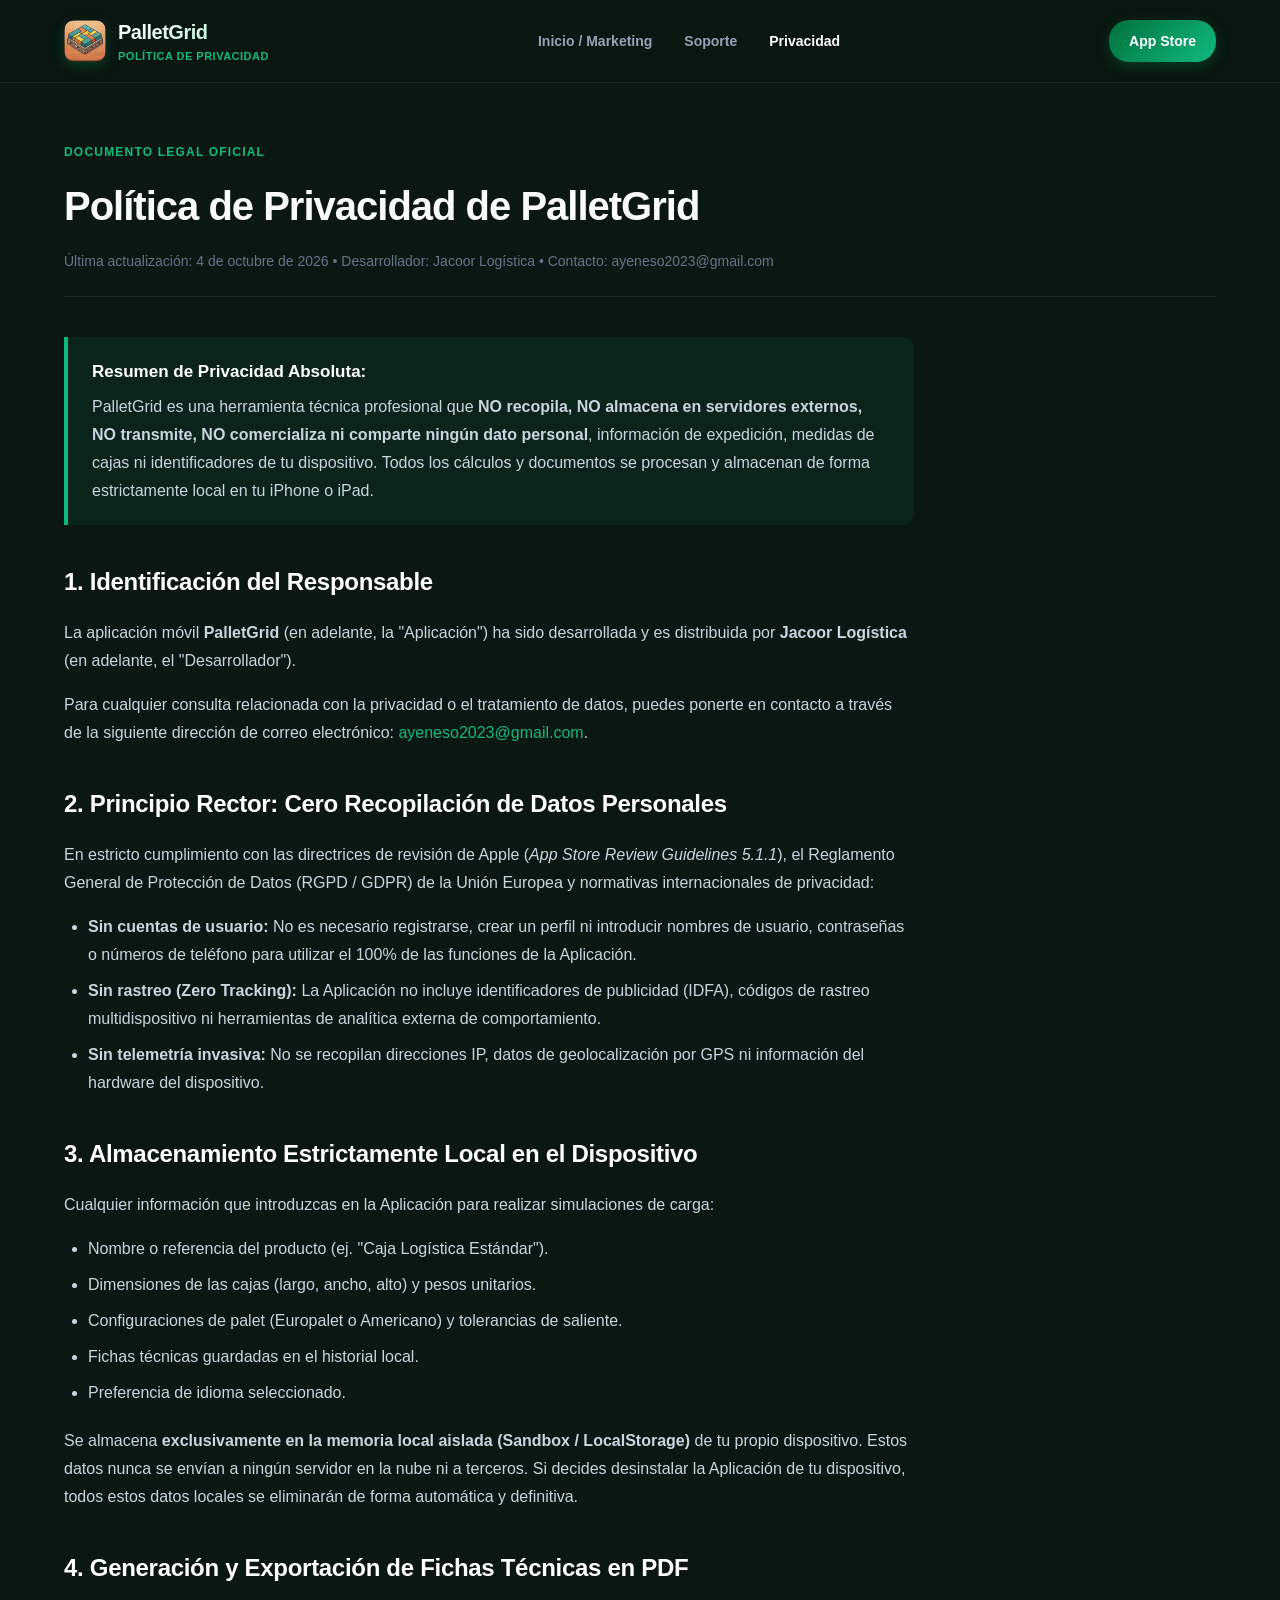
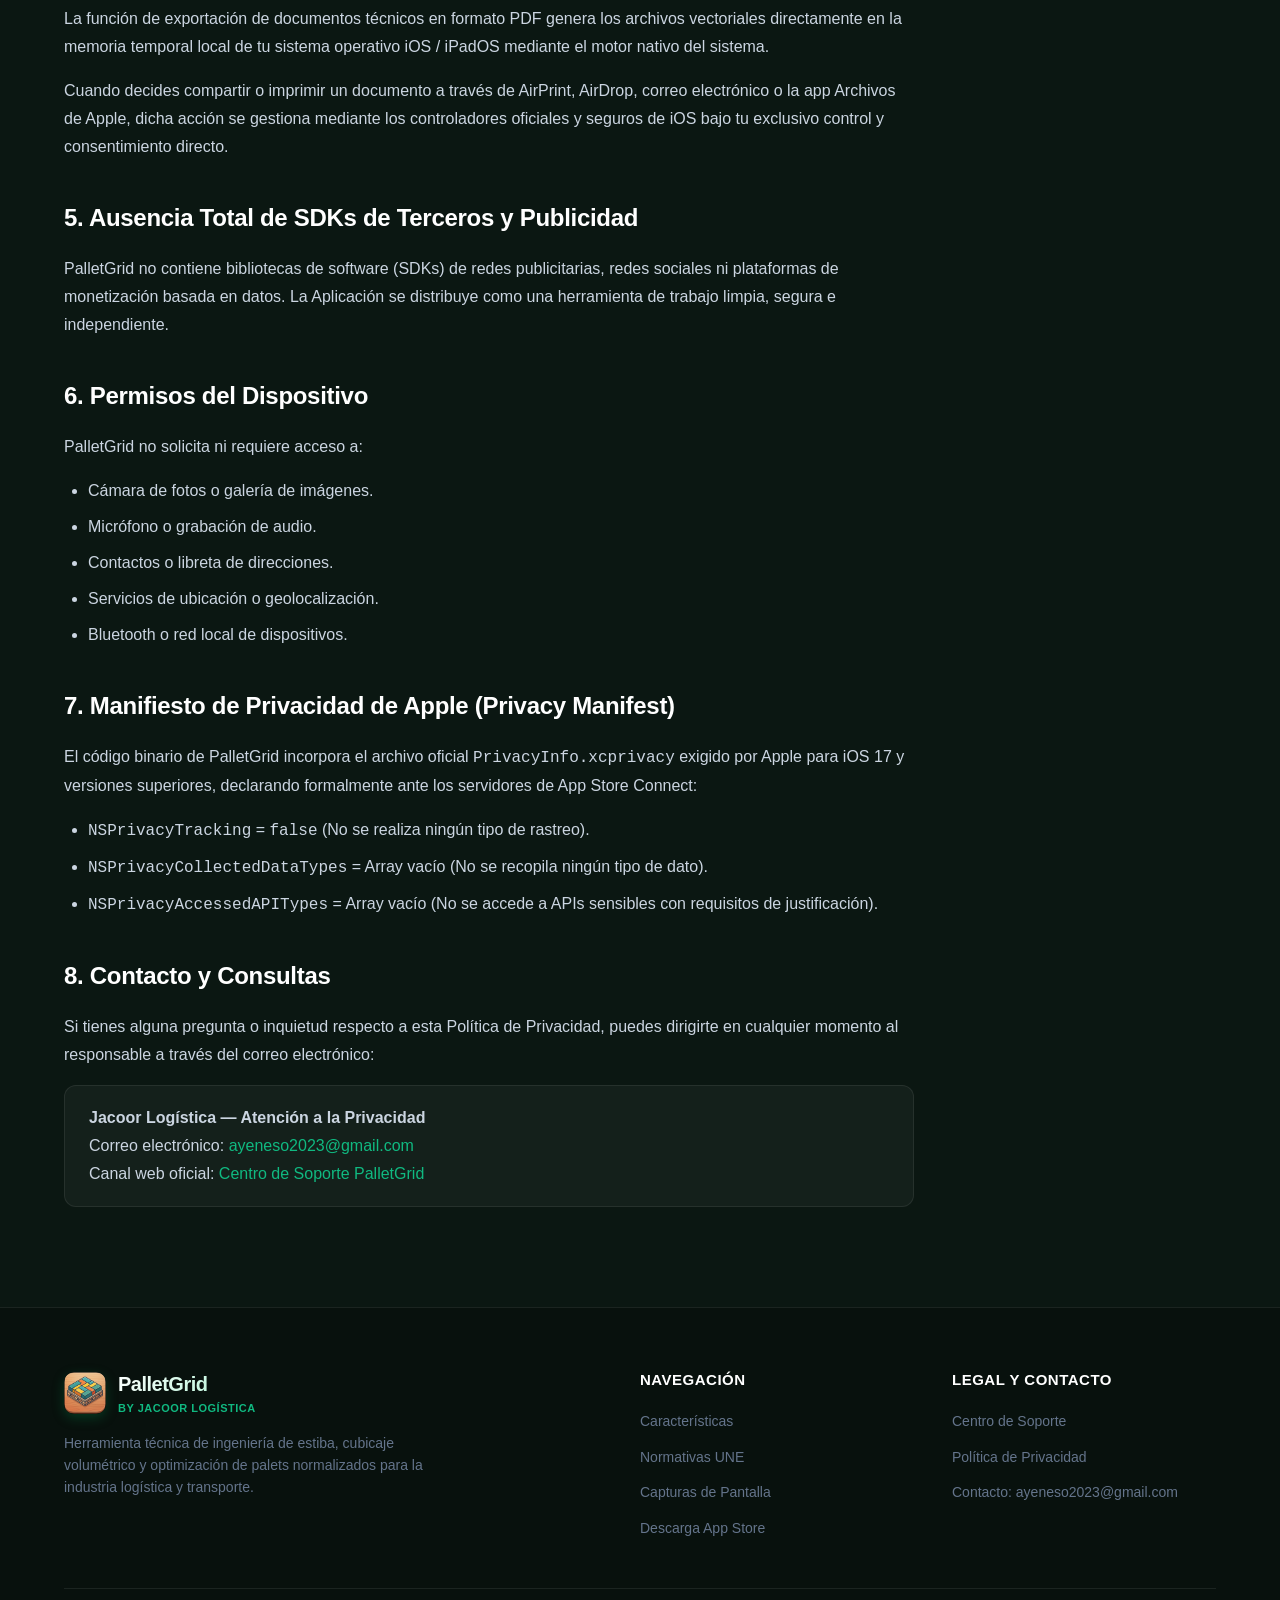
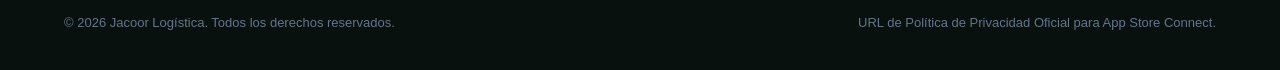
<file: privacidad.html>
<!DOCTYPE html>
<html lang="es">
<head>
  <meta charset="UTF-8">
  <meta name="viewport" content="width=device-width, initial-scale=1.0">
  <title>Política de Privacidad — PalletGrid</title>
  <meta name="description" content="Política de Privacidad oficial de la aplicación PalletGrid para iOS e iPadOS. Cero recopilación de datos y privacidad garantizada al 100%.">
  <link rel="stylesheet" href="style.css">
  <link rel="icon" type="image/png" href="assets/app-icon.png">
</head>
<body>

  <!-- HEADER -->
  <header class="navbar">
    <div class="container nav-wrap">
      <a href="index.html" class="nav-brand">
        <img src="assets/app-icon.png" alt="PalletGrid Icon" class="nav-logo">
        <div>
          <div class="nav-title">PalletGrid</div>
          <div class="nav-subtitle">Política de Privacidad</div>
        </div>
      </a>
      <ul class="nav-menu">
        <li><a href="index.html" class="nav-link">Inicio / Marketing</a></li>
        <li><a href="support.html" class="nav-link">Soporte</a></li>
        <li><a href="privacy.html" class="nav-link active">Privacidad</a></li>
      </ul>
      <a href="index.html#download" class="nav-btn">
        App Store
      </a>
    </div>
  </header>

  <!-- PRIVACY CONTENT -->
  <main class="legal-page">
    <div class="container">
      
      <div class="legal-header">
        <span class="section-tag">Documento Legal Oficial</span>
        <h1 class="legal-title">Política de Privacidad de PalletGrid</h1>
        <p class="legal-meta">Última actualización: 4 de octubre de 2026 • Desarrollador: Jacoor Logística • Contacto: ayeneso2023@gmail.com</p>
      </div>

      <div class="legal-body">

        <div class="legal-highlight-box">
          <strong style="color: #FFFFFF; font-size: 17px; display: block; margin-bottom: 6px;">Resumen de Privacidad Absoluta:</strong>
          PalletGrid es una herramienta técnica profesional que <strong>NO recopila, NO almacena en servidores externos, NO transmite, NO comercializa ni comparte ningún dato personal</strong>, información de expedición, medidas de cajas ni identificadores de tu dispositivo. Todos los cálculos y documentos se procesan y almacenan de forma estrictamente local en tu iPhone o iPad.
        </div>

        <h2>1. Identificación del Responsable</h2>
        <p>
          La aplicación móvil <strong>PalletGrid</strong> (en adelante, la "Aplicación") ha sido desarrollada y es distribuida por <strong>Jacoor Logística</strong> (en adelante, el "Desarrollador").
        </p>
        <p>
          Para cualquier consulta relacionada con la privacidad o el tratamiento de datos, puedes ponerte en contacto a través de la siguiente dirección de correo electrónico: <a href="mailto:ayeneso2023@gmail.com" style="color: var(--primary-light);">ayeneso2023@gmail.com</a>.
        </p>

        <h2>2. Principio Rector: Cero Recopilación de Datos Personales</h2>
        <p>
          En estricto cumplimiento con las directrices de revisión de Apple (<em>App Store Review Guidelines 5.1.1</em>), el Reglamento General de Protección de Datos (RGPD / GDPR) de la Unión Europea y normativas internacionales de privacidad:
        </p>
        <ul>
          <li><strong>Sin cuentas de usuario:</strong> No es necesario registrarse, crear un perfil ni introducir nombres de usuario, contraseñas o números de teléfono para utilizar el 100% de las funciones de la Aplicación.</li>
          <li><strong>Sin rastreo (Zero Tracking):</strong> La Aplicación no incluye identificadores de publicidad (IDFA), códigos de rastreo multidispositivo ni herramientas de analítica externa de comportamiento.</li>
          <li><strong>Sin telemetría invasiva:</strong> No se recopilan direcciones IP, datos de geolocalización por GPS ni información del hardware del dispositivo.</li>
        </ul>

        <h2>3. Almacenamiento Estrictamente Local en el Dispositivo</h2>
        <p>
          Cualquier información que introduzcas en la Aplicación para realizar simulaciones de carga:
        </p>
        <ul>
          <li>Nombre o referencia del producto (ej. "Caja Logística Estándar").</li>
          <li>Dimensiones de las cajas (largo, ancho, alto) y pesos unitarios.</li>
          <li>Configuraciones de palet (Europalet o Americano) y tolerancias de saliente.</li>
          <li>Fichas técnicas guardadas en el historial local.</li>
          <li>Preferencia de idioma seleccionado.</li>
        </ul>
        <p>
          Se almacena <strong>exclusivamente en la memoria local aislada (Sandbox / LocalStorage)</strong> de tu propio dispositivo. Estos datos nunca se envían a ningún servidor en la nube ni a terceros. Si decides desinstalar la Aplicación de tu dispositivo, todos estos datos locales se eliminarán de forma automática y definitiva.
        </p>

        <h2>4. Generación y Exportación de Fichas Técnicas en PDF</h2>
        <p>
          La función de exportación de documentos técnicos en formato PDF genera los archivos vectoriales directamente en la memoria temporal local de tu sistema operativo iOS / iPadOS mediante el motor nativo del sistema.
        </p>
        <p>
          Cuando decides compartir o imprimir un documento a través de AirPrint, AirDrop, correo electrónico o la app Archivos de Apple, dicha acción se gestiona mediante los controladores oficiales y seguros de iOS bajo tu exclusivo control y consentimiento directo.
        </p>

        <h2>5. Ausencia Total de SDKs de Terceros y Publicidad</h2>
        <p>
          PalletGrid no contiene bibliotecas de software (SDKs) de redes publicitarias, redes sociales ni plataformas de monetización basada en datos. La Aplicación se distribuye como una herramienta de trabajo limpia, segura e independiente.
        </p>

        <h2>6. Permisos del Dispositivo</h2>
        <p>
          PalletGrid no solicita ni requiere acceso a:
        </p>
        <ul>
          <li>Cámara de fotos o galería de imágenes.</li>
          <li>Micrófono o grabación de audio.</li>
          <li>Contactos o libreta de direcciones.</li>
          <li>Servicios de ubicación o geolocalización.</li>
          <li>Bluetooth o red local de dispositivos.</li>
        </ul>

        <h2>7. Manifiesto de Privacidad de Apple (Privacy Manifest)</h2>
        <p>
          El código binario de PalletGrid incorpora el archivo oficial <code>PrivacyInfo.xcprivacy</code> exigido por Apple para iOS 17 y versiones superiores, declarando formalmente ante los servidores de App Store Connect:
        </p>
        <ul>
          <li><code>NSPrivacyTracking</code> = <code>false</code> (No se realiza ningún tipo de rastreo).</li>
          <li><code>NSPrivacyCollectedDataTypes</code> = Array vacío (No se recopila ningún tipo de dato).</li>
          <li><code>NSPrivacyAccessedAPITypes</code> = Array vacío (No se accede a APIs sensibles con requisitos de justificación).</li>
        </ul>

        <h2>8. Contacto y Consultas</h2>
        <p>
          Si tienes alguna pregunta o inquietud respecto a esta Política de Privacidad, puedes dirigirte en cualquier momento al responsable a través del correo electrónico:
        </p>
        <div style="background: rgba(255, 255, 255, 0.04); border: 1px solid var(--border-light); padding: 18px 24px; border-radius: 12px; margin-top: 16px;">
          <strong>Jacoor Logística — Atención a la Privacidad</strong><br>
          Correo electrónico: <a href="mailto:ayeneso2023@gmail.com" style="color: var(--primary-light);">ayeneso2023@gmail.com</a><br>
          Canal web oficial: <a href="support.html" style="color: var(--primary-light);">Centro de Soporte PalletGrid</a>
        </div>

      </div>

    </div>
  </main>

  <!-- FOOTER -->
  <footer class="footer">
    <div class="container">
      <div class="footer-grid">
        <div class="footer-brand">
          <div class="nav-brand">
            <img src="assets/app-icon.png" alt="PalletGrid Logo" class="nav-logo">
            <div>
              <div class="nav-title">PalletGrid</div>
              <div class="nav-subtitle">by Jacoor Logística</div>
            </div>
          </div>
          <p>Herramienta técnica de ingeniería de estiba, cubicaje volumétrico y optimización de palets normalizados para la industria logística y transporte.</p>
        </div>
        <div class="footer-col">
          <h4>Navegación</h4>
          <ul>
            <li><a href="index.html#features">Características</a></li>
            <li><a href="index.html#normativas">Normativas UNE</a></li>
            <li><a href="index.html#gallery">Capturas de Pantalla</a></li>
            <li><a href="index.html#download">Descarga App Store</a></li>
          </ul>
        </div>
        <div class="footer-col">
          <h4>Legal y Contacto</h4>
          <ul>
            <li><a href="support.html">Centro de Soporte</a></li>
            <li><a href="privacy.html">Política de Privacidad</a></li>
            <li><a href="mailto:ayeneso2023@gmail.com">Contacto: ayeneso2023@gmail.com</a></li>
          </ul>
        </div>
      </div>
      <div class="footer-bottom">
        <div>© 2026 Jacoor Logística. Todos los derechos reservados.</div>
        <div>URL de Política de Privacidad Oficial para App Store Connect.</div>
      </div>
    </div>
  </footer>

</body>
</html>
</file>
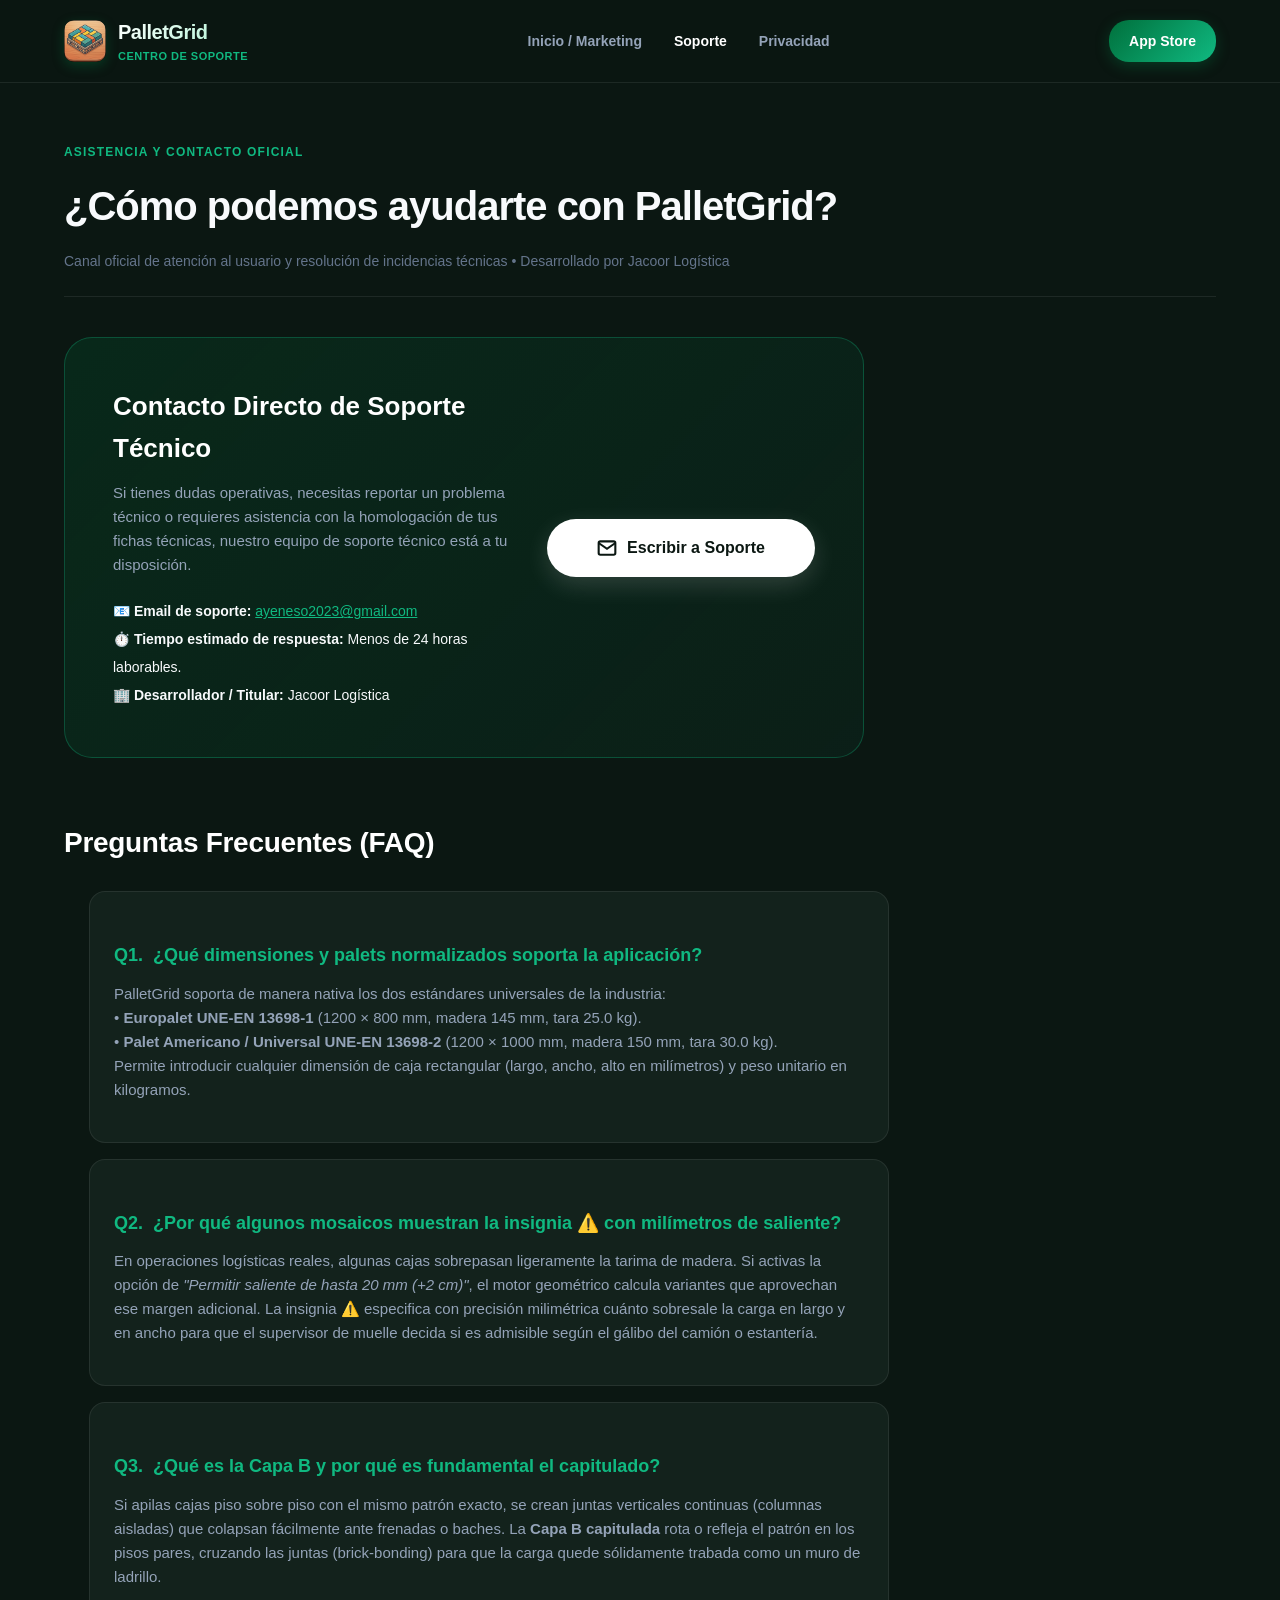
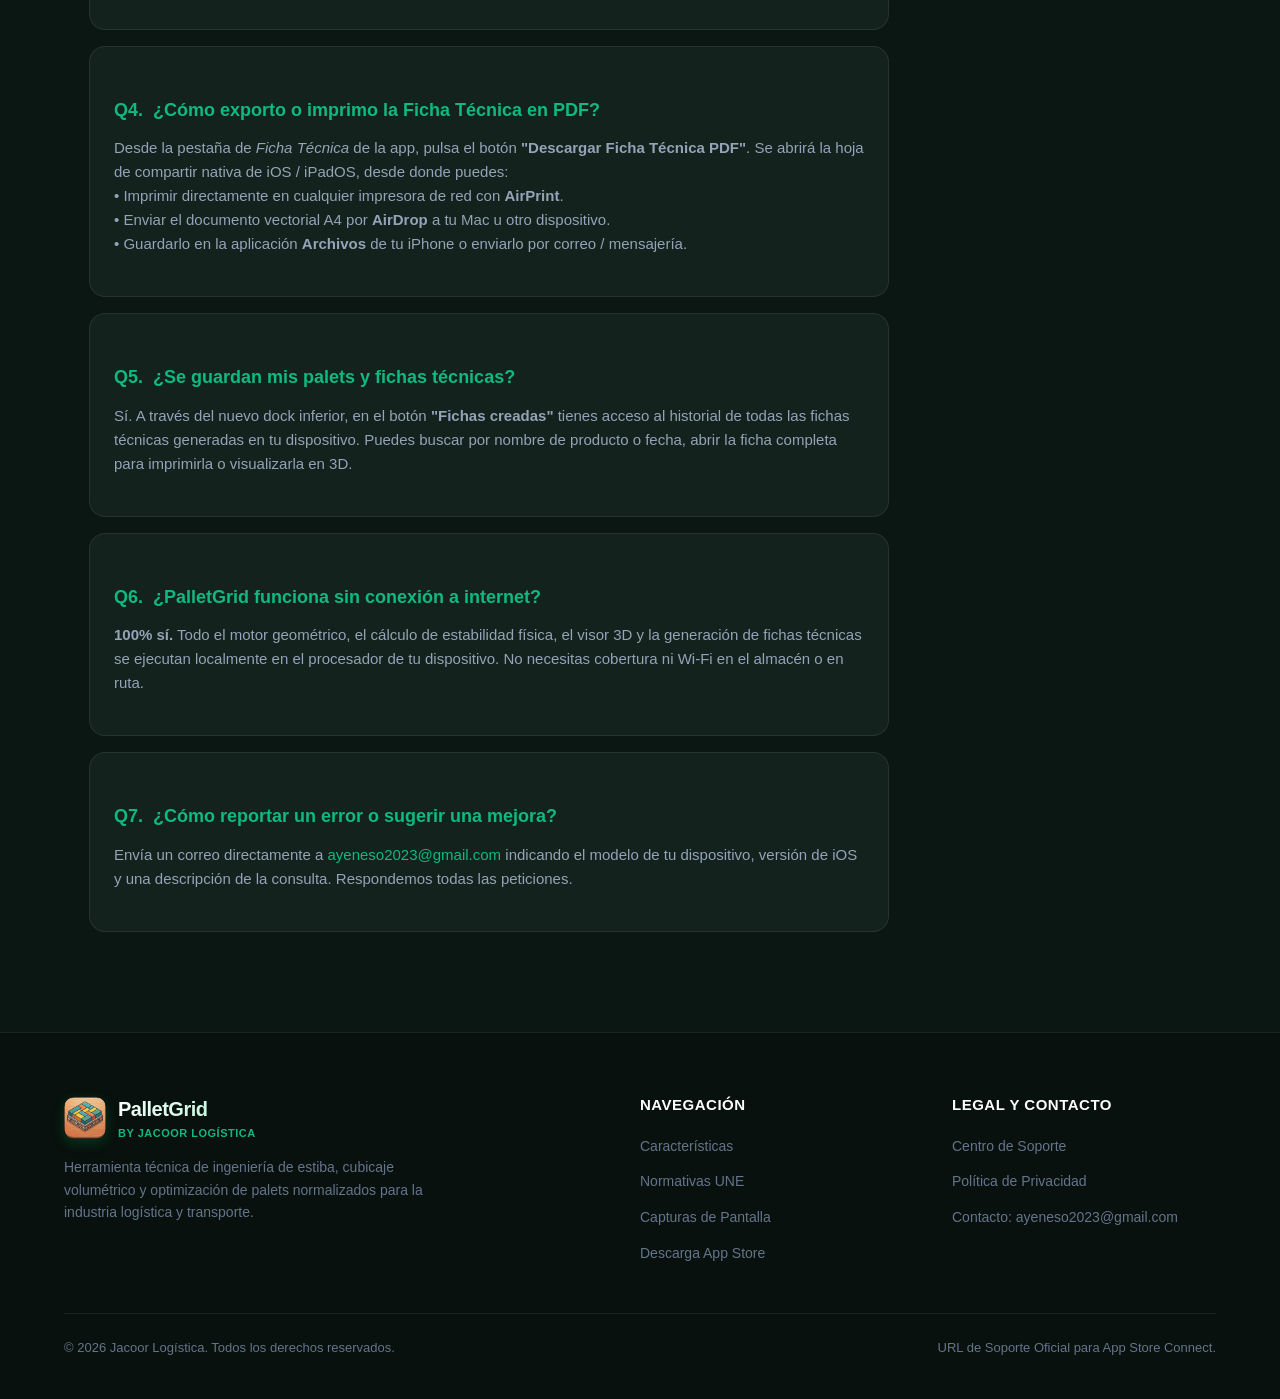
<file: soporte.html>
<!DOCTYPE html>
<html lang="es">
<head>
  <meta charset="UTF-8">
  <meta name="viewport" content="width=device-width, initial-scale=1.0">
  <title>Soporte Oficial — PalletGrid</title>
  <meta name="description" content="Centro oficial de soporte, asistencia técnica y preguntas frecuentes de PalletGrid para iOS e iPadOS.">
  <link rel="stylesheet" href="style.css">
  <link rel="icon" type="image/png" href="assets/app-icon.png">
</head>
<body>

  <!-- HEADER -->
  <header class="navbar">
    <div class="container nav-wrap">
      <a href="index.html" class="nav-brand">
        <img src="assets/app-icon.png" alt="PalletGrid Icon" class="nav-logo">
        <div>
          <div class="nav-title">PalletGrid</div>
          <div class="nav-subtitle">Centro de Soporte</div>
        </div>
      </a>
      <ul class="nav-menu">
        <li><a href="index.html" class="nav-link">Inicio / Marketing</a></li>
        <li><a href="support.html" class="nav-link active">Soporte</a></li>
        <li><a href="privacy.html" class="nav-link">Privacidad</a></li>
      </ul>
      <a href="index.html#download" class="nav-btn">
        App Store
      </a>
    </div>
  </header>

  <!-- SUPPORT CONTENT -->
  <main class="legal-page">
    <div class="container">
      
      <div class="legal-header">
        <span class="section-tag">Asistencia y Contacto Oficial</span>
        <h1 class="legal-title">¿Cómo podemos ayudarte con PalletGrid?</h1>
        <p class="legal-meta">Canal oficial de atención al usuario y resolución de incidencias técnicas • Desarrollado por Jacoor Logística</p>
      </div>

      <!-- DIRECT CONTACT CARD -->
      <div class="contact-box" style="margin: 0 0 60px 0; text-align: left; display: grid; grid-template-columns: 1.2fr 0.8fr; gap: 32px; align-items: center;">
        <div>
          <h2 style="font-size: 26px; font-weight: 900; margin-bottom: 12px; color: #FFFFFF;">Contacto Directo de Soporte Técnico</h2>
          <p style="color: var(--text-muted); font-size: 15px; margin-bottom: 20px;">
            Si tienes dudas operativas, necesitas reportar un problema técnico o requieres asistencia con la homologación de tus fichas técnicas, nuestro equipo de soporte técnico está a tu disposición.
          </p>
          <div style="color: var(--text-main); font-size: 14px; line-height: 2;">
            <div>📧 <strong>Email de soporte:</strong> <a href="mailto:ayeneso2023@gmail.com?subject=Soporte%20PalletGrid%20iOS" style="color: var(--primary-light); text-decoration: underline;">ayeneso2023@gmail.com</a></div>
            <div>⏱️ <strong>Tiempo estimado de respuesta:</strong> Menos de 24 horas laborables.</div>
            <div>🏢 <strong>Desarrollador / Titular:</strong> Jacoor Logística</div>
          </div>
        </div>
        <div style="text-align: center;">
          <a href="mailto:ayeneso2023@gmail.com?subject=Soporte%20PalletGrid%20iOS" class="contact-mail-btn" style="width: 100%; justify-content: center;">
            <svg width="20" height="20" viewBox="0 0 24 24" fill="none" stroke="currentColor" stroke-width="2.5"><path d="M4 4h16c1.1 0 2 .9 2 2v12c0 1.1-.9 2-2 2H4c-1.1 0-2-.9-2-2V6c0-1.1.9-2 2-2z"/><polyline points="22,6 12,13 2,6"/></svg>
            Escribir a Soporte
          </a>
        </div>
      </div>

      <!-- FAQ SECTION -->
      <div class="legal-body">
        <h2 style="font-size: 28px; margin-bottom: 24px;">Preguntas Frecuentes (FAQ)</h2>

        <div class="faq-list">
          
          <div class="faq-item">
            <h3 class="faq-q"><span>Q1.</span> ¿Qué dimensiones y palets normalizados soporta la aplicación?</h3>
            <p class="faq-a">
              PalletGrid soporta de manera nativa los dos estándares universales de la industria:
              <br>• <strong>Europalet UNE-EN 13698-1</strong> (1200 × 800 mm, madera 145 mm, tara 25.0 kg).
              <br>• <strong>Palet Americano / Universal UNE-EN 13698-2</strong> (1200 × 1000 mm, madera 150 mm, tara 30.0 kg).
              <br>Permite introducir cualquier dimensión de caja rectangular (largo, ancho, alto en milímetros) y peso unitario en kilogramos.
            </p>
          </div>

          <div class="faq-item">
            <h3 class="faq-q"><span>Q2.</span> ¿Por qué algunos mosaicos muestran la insignia ⚠️ con milímetros de saliente?</h3>
            <p class="faq-a">
              En operaciones logísticas reales, algunas cajas sobrepasan ligeramente la tarima de madera. Si activas la opción de <em>"Permitir saliente de hasta 20 mm (+2 cm)"</em>, el motor geométrico calcula variantes que aprovechan ese margen adicional. La insignia ⚠️ especifica con precisión milimétrica cuánto sobresale la carga en largo y en ancho para que el supervisor de muelle decida si es admisible según el gálibo del camión o estantería.
            </p>
          </div>

          <div class="faq-item">
            <h3 class="faq-q"><span>Q3.</span> ¿Qué es la Capa B y por qué es fundamental el capitulado?</h3>
            <p class="faq-a">
              Si apilas cajas piso sobre piso con el mismo patrón exacto, se crean juntas verticales continuas (columnas aisladas) que colapsan fácilmente ante frenadas o baches. La <strong>Capa B capitulada</strong> rota o refleja el patrón en los pisos pares, cruzando las juntas (brick-bonding) para que la carga quede sólidamente trabada como un muro de ladrillo.
            </p>
          </div>

          <div class="faq-item">
            <h3 class="faq-q"><span>Q4.</span> ¿Cómo exporto o imprimo la Ficha Técnica en PDF?</h3>
            <p class="faq-a">
              Desde la pestaña de <em>Ficha Técnica</em> de la app, pulsa el botón <strong>"Descargar Ficha Técnica PDF"</strong>. Se abrirá la hoja de compartir nativa de iOS / iPadOS, desde donde puedes:
              <br>• Imprimir directamente en cualquier impresora de red con <strong>AirPrint</strong>.
              <br>• Enviar el documento vectorial A4 por <strong>AirDrop</strong> a tu Mac u otro dispositivo.
              <br>• Guardarlo en la aplicación <strong>Archivos</strong> de tu iPhone o enviarlo por correo / mensajería.
            </p>
          </div>

          <div class="faq-item">
            <h3 class="faq-q"><span>Q5.</span> ¿Se guardan mis palets y fichas técnicas?</h3>
            <p class="faq-a">
              Sí. A través del nuevo dock inferior, en el botón <strong>"Fichas creadas"</strong> tienes acceso al historial de todas las fichas técnicas generadas en tu dispositivo. Puedes buscar por nombre de producto o fecha, abrir la ficha completa para imprimirla o visualizarla en 3D.
            </p>
          </div>

          <div class="faq-item">
            <h3 class="faq-q"><span>Q6.</span> ¿PalletGrid funciona sin conexión a internet?</h3>
            <p class="faq-a">
              <strong>100% sí.</strong> Todo el motor geométrico, el cálculo de estabilidad física, el visor 3D y la generación de fichas técnicas se ejecutan localmente en el procesador de tu dispositivo. No necesitas cobertura ni Wi-Fi en el almacén o en ruta.
            </p>
          </div>

          <div class="faq-item">
            <h3 class="faq-q"><span>Q7.</span> ¿Cómo reportar un error o sugerir una mejora?</h3>
            <p class="faq-a">
              Envía un correo directamente a <a href="mailto:ayeneso2023@gmail.com" style="color: var(--primary-light);">ayeneso2023@gmail.com</a> indicando el modelo de tu dispositivo, versión de iOS y una descripción de la consulta. Respondemos todas las peticiones.
            </p>
          </div>

        </div>

      </div>

    </div>
  </main>

  <!-- FOOTER -->
  <footer class="footer">
    <div class="container">
      <div class="footer-grid">
        <div class="footer-brand">
          <div class="nav-brand">
            <img src="assets/app-icon.png" alt="PalletGrid Logo" class="nav-logo">
            <div>
              <div class="nav-title">PalletGrid</div>
              <div class="nav-subtitle">by Jacoor Logística</div>
            </div>
          </div>
          <p>Herramienta técnica de ingeniería de estiba, cubicaje volumétrico y optimización de palets normalizados para la industria logística y transporte.</p>
        </div>
        <div class="footer-col">
          <h4>Navegación</h4>
          <ul>
            <li><a href="index.html#features">Características</a></li>
            <li><a href="index.html#normativas">Normativas UNE</a></li>
            <li><a href="index.html#gallery">Capturas de Pantalla</a></li>
            <li><a href="index.html#download">Descarga App Store</a></li>
          </ul>
        </div>
        <div class="footer-col">
          <h4>Legal y Contacto</h4>
          <ul>
            <li><a href="support.html">Centro de Soporte</a></li>
            <li><a href="privacy.html">Política de Privacidad</a></li>
            <li><a href="mailto:ayeneso2023@gmail.com">Contacto: ayeneso2023@gmail.com</a></li>
          </ul>
        </div>
      </div>
      <div class="footer-bottom">
        <div>© 2026 Jacoor Logística. Todos los derechos reservados.</div>
        <div>URL de Soporte Oficial para App Store Connect.</div>
      </div>
    </div>
  </footer>

</body>
</html>
</file>
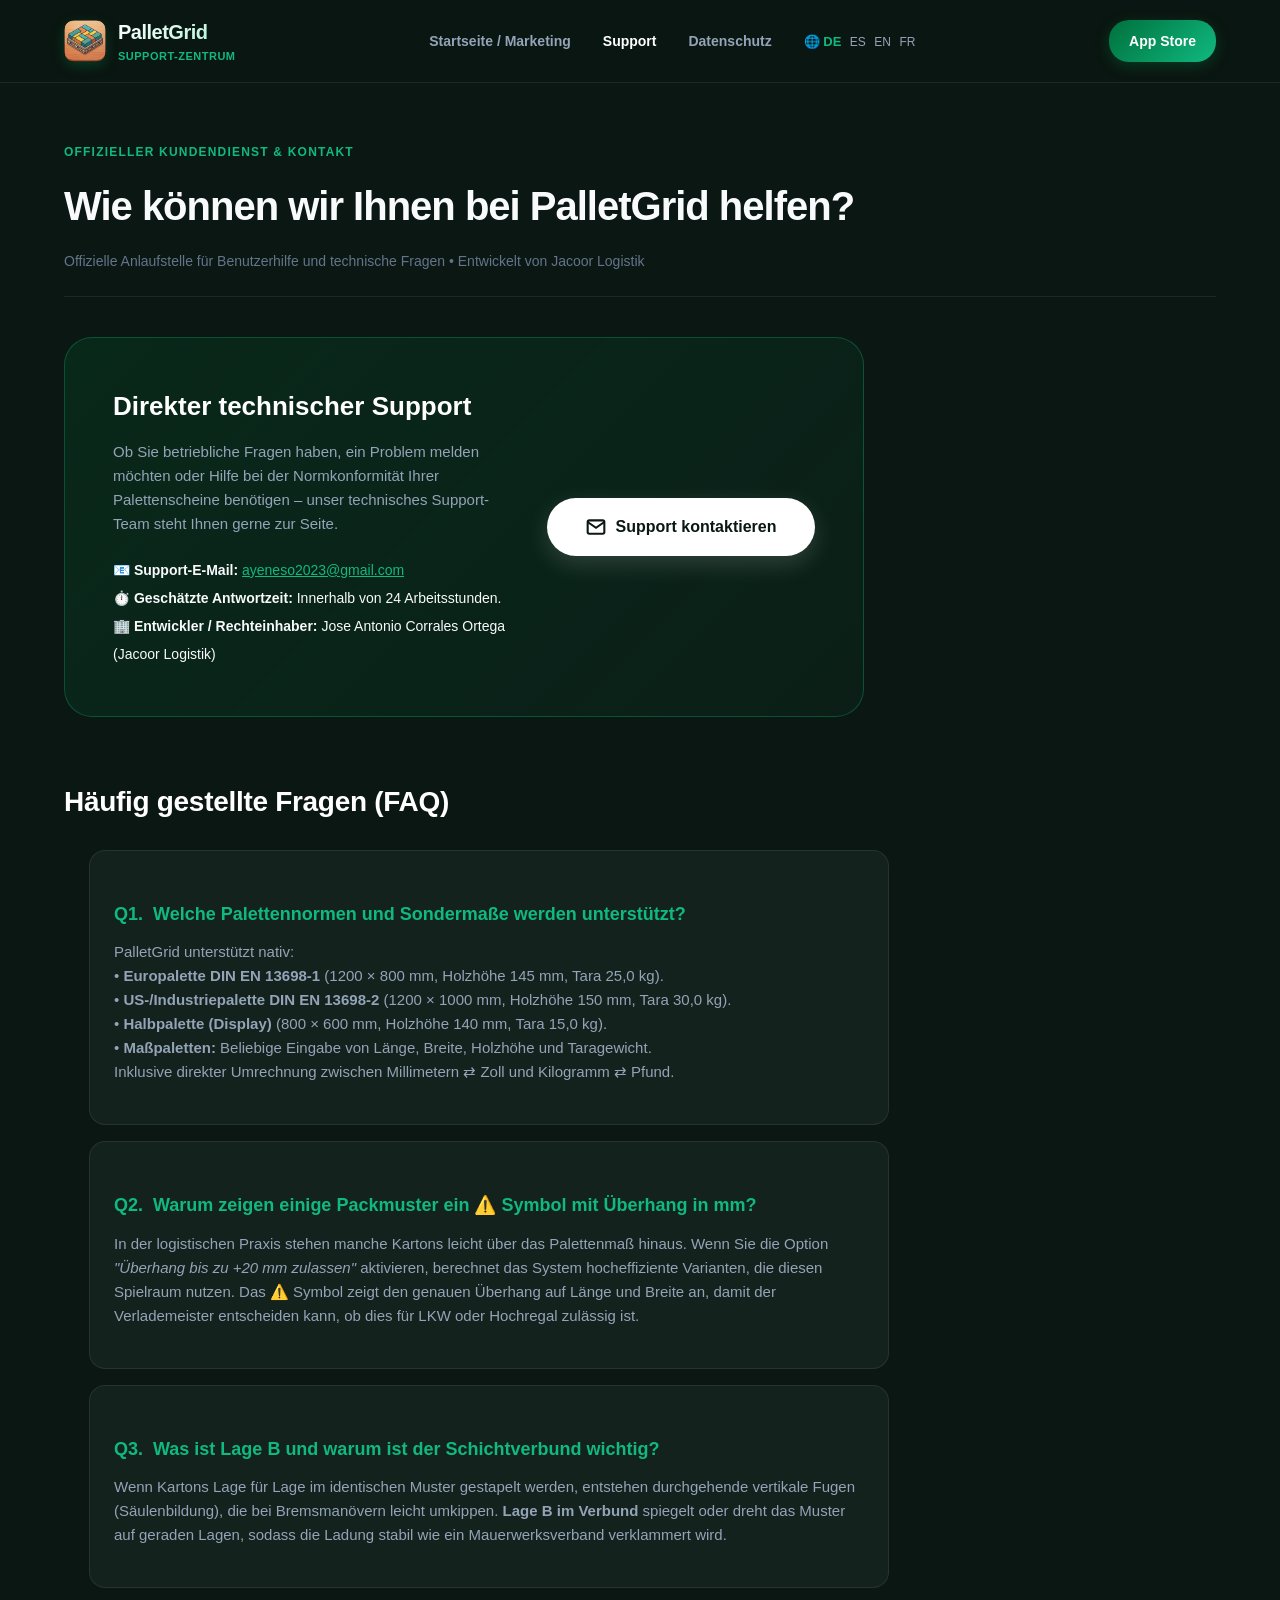
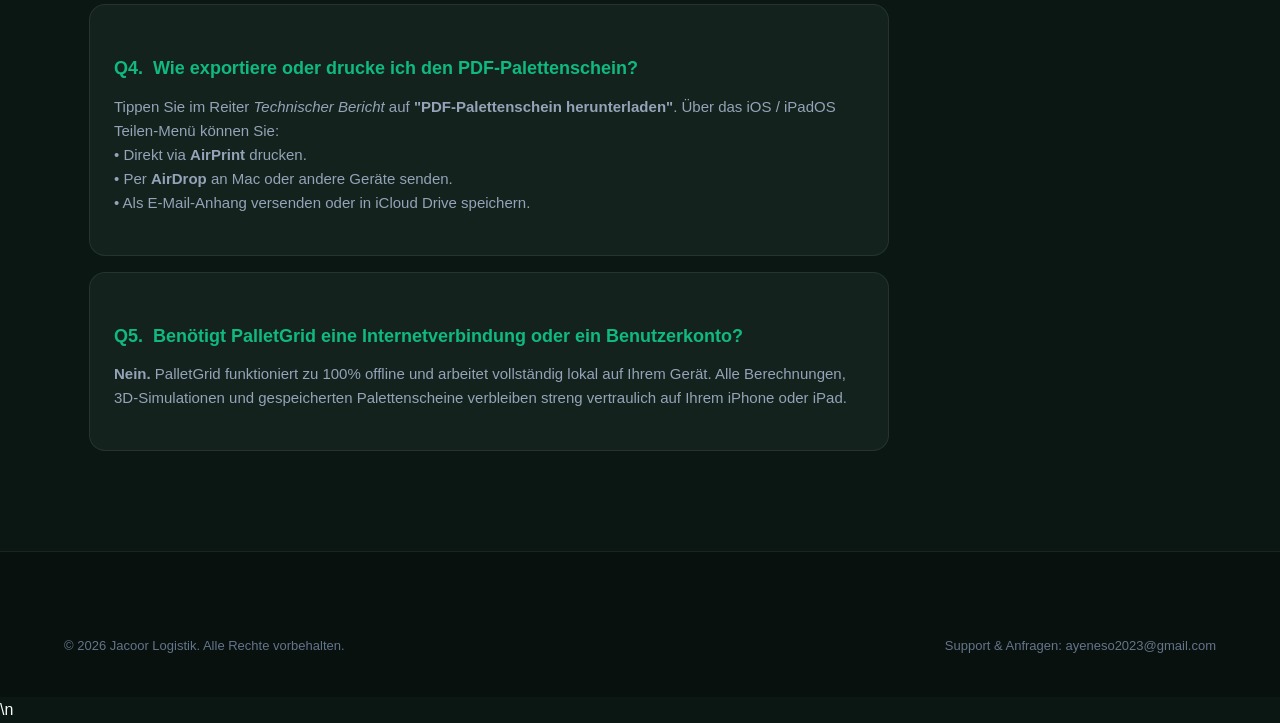
<file: support-de.html>
<!DOCTYPE html>
<html lang="de">
<head>
  <meta charset="UTF-8">
  <meta name="viewport" content="width=device-width, initial-scale=1.0">
  <title>Offizieller Support — PalletGrid</title>
  <meta name="description" content="Offizielles Support-Zentrum, technischer Kundendienst und FAQ für PalletGrid auf iOS & iPadOS.">
  <link rel="stylesheet" href="style.css">
  <link rel="icon" type="image/png" href="assets/app-icon.png">
</head>
<body>

  <!-- HEADER -->
  <header class="navbar">
    <div class="container nav-wrap">
      <a href="index-de.html" class="nav-brand">
        <img src="assets/app-icon.png" alt="PalletGrid Icon" class="nav-logo">
        <div>
          <div class="nav-title">PalletGrid</div>
          <div class="nav-subtitle">Support-Zentrum</div>
        </div>
      </a>
      <ul class="nav-menu">
        <li><a href="index-de.html" class="nav-link">Startseite / Marketing</a></li>
        <li><a href="support-de.html" class="nav-link active">Support</a></li>
        <li><a href="privacy.html" class="nav-link">Datenschutz</a></li>
        <li>
          <span style="color: var(--primary-light); font-weight: 700; font-size: 13px;">🌐 DE</span>
          <a href="soporte.html" style="font-size: 12px; color: var(--text-muted); margin-left: 4px;">ES</a>
          <a href="support-en.html" style="font-size: 12px; color: var(--text-muted); margin-left: 4px;">EN</a>
          <a href="support-fr.html" style="font-size: 12px; color: var(--text-muted); margin-left: 4px;">FR</a>
        </li>
      </ul>
      <a href="index-de.html#download" class="nav-btn">
        App Store
      </a>
    </div>
  </header>

  <!-- CONTENT -->
  <main class="legal-page">
    <div class="container">
      <div class="legal-header">
        <span class="section-tag">Offizieller Kundendienst & Kontakt</span>
        <h1 class="legal-title">Wie können wir Ihnen bei PalletGrid helfen?</h1>
        <p class="legal-meta">Offizielle Anlaufstelle für Benutzerhilfe und technische Fragen • Entwickelt von Jacoor Logistik</p>
      </div>

      <!-- DIRECT CONTACT CARD -->
      <div class="contact-box" style="margin: 0 0 60px 0; text-align: left; display: grid; grid-template-columns: 1.2fr 0.8fr; gap: 32px; align-items: center;">
        <div>
          <h2 style="font-size: 26px; font-weight: 900; margin-bottom: 12px; color: #FFFFFF;">Direkter technischer Support</h2>
          <p style="color: var(--text-muted); font-size: 15px; margin-bottom: 20px;">
            Ob Sie betriebliche Fragen haben, ein Problem melden möchten oder Hilfe bei der Normkonformität Ihrer Palettenscheine benötigen – unser technisches Support-Team steht Ihnen gerne zur Seite.
          </p>
          <div style="color: var(--text-main); font-size: 14px; line-height: 2;">
            <div>📧 <strong>Support-E-Mail:</strong> <a href="mailto:ayeneso2023@gmail.com?subject=PalletGrid%20Support%20iOS%20DE" style="color: var(--primary-light); text-decoration: underline;">ayeneso2023@gmail.com</a></div>
            <div>⏱️ <strong>Geschätzte Antwortzeit:</strong> Innerhalb von 24 Arbeitsstunden.</div>
            <div>🏢 <strong>Entwickler / Rechteinhaber:</strong> Jose Antonio Corrales Ortega (Jacoor Logistik)</div>
          </div>
        </div>
        <div style="text-align: center;">
          <a href="mailto:ayeneso2023@gmail.com?subject=PalletGrid%20Support%20iOS%20DE" class="contact-mail-btn" style="width: 100%; justify-content: center;">
            <svg width="20" height="20" viewBox="0 0 24 24" fill="none" stroke="currentColor" stroke-width="2.5"><path d="M4 4h16c1.1 0 2 .9 2 2v12c0 1.1-.9 2-2 2H4c-1.1 0-2-.9-2-2V6c0-1.1.9-2 2-2z"/><polyline points="22,6 12,13 2,6"/></svg>
            Support kontaktieren
          </a>
        </div>
      </div>

      <!-- FAQ -->
      <div class="legal-body">
        <h2 style="font-size: 28px; margin-bottom: 24px;">Häufig gestellte Fragen (FAQ)</h2>
        <div class="faq-list">
          <div class="faq-item">
            <h3 class="faq-q"><span>Q1.</span> Welche Palettennormen und Sondermaße werden unterstützt?</h3>
            <p class="faq-a">
              PalletGrid unterstützt nativ:
              <br>• <strong>Europalette DIN EN 13698-1</strong> (1200 × 800 mm, Holzhöhe 145 mm, Tara 25,0 kg).
              <br>• <strong>US-/Industriepalette DIN EN 13698-2</strong> (1200 × 1000 mm, Holzhöhe 150 mm, Tara 30,0 kg).
              <br>• <strong>Halbpalette (Display)</strong> (800 × 600 mm, Holzhöhe 140 mm, Tara 15,0 kg).
              <br>• <strong>Maßpaletten:</strong> Beliebige Eingabe von Länge, Breite, Holzhöhe und Taragewicht.
              <br>Inklusive direkter Umrechnung zwischen Millimetern ⇄ Zoll und Kilogramm ⇄ Pfund.
            </p>
          </div>
          <div class="faq-item">
            <h3 class="faq-q"><span>Q2.</span> Warum zeigen einige Packmuster ein ⚠️ Symbol mit Überhang in mm?</h3>
            <p class="faq-a">
              In der logistischen Praxis stehen manche Kartons leicht über das Palettenmaß hinaus. Wenn Sie die Option <em>"Überhang bis zu +20 mm zulassen"</em> aktivieren, berechnet das System hocheffiziente Varianten, die diesen Spielraum nutzen. Das ⚠️ Symbol zeigt den genauen Überhang auf Länge und Breite an, damit der Verlademeister entscheiden kann, ob dies für LKW oder Hochregal zulässig ist.
            </p>
          </div>
          <div class="faq-item">
            <h3 class="faq-q"><span>Q3.</span> Was ist Lage B und warum ist der Schichtverbund wichtig?</h3>
            <p class="faq-a">
              Wenn Kartons Lage für Lage im identischen Muster gestapelt werden, entstehen durchgehende vertikale Fugen (Säulenbildung), die bei Bremsmanövern leicht umkippen. <strong>Lage B im Verbund</strong> spiegelt oder dreht das Muster auf geraden Lagen, sodass die Ladung stabil wie ein Mauerwerksverband verklammert wird.
            </p>
          </div>
          <div class="faq-item">
            <h3 class="faq-q"><span>Q4.</span> Wie exportiere oder drucke ich den PDF-Palettenschein?</h3>
            <p class="faq-a">
              Tippen Sie im Reiter <em>Technischer Bericht</em> auf <strong>"PDF-Palettenschein herunterladen"</strong>. Über das iOS / iPadOS Teilen-Menü können Sie:
              <br>• Direkt via <strong>AirPrint</strong> drucken.
              <br>• Per <strong>AirDrop</strong> an Mac oder andere Geräte senden.
              <br>• Als E-Mail-Anhang versenden oder in iCloud Drive speichern.
            </p>
          </div>
          <div class="faq-item">
            <h3 class="faq-q"><span>Q5.</span> Benötigt PalletGrid eine Internetverbindung oder ein Benutzerkonto?</h3>
            <p class="faq-a">
              <strong>Nein.</strong> PalletGrid funktioniert zu 100% offline und arbeitet vollständig lokal auf Ihrem Gerät. Alle Berechnungen, 3D-Simulationen und gespeicherten Palettenscheine verbleiben streng vertraulich auf Ihrem iPhone oder iPad.
            </p>
          </div>
        </div>
      </div>
    </div>
  </main>

  <footer class="footer">
    <div class="container footer-bottom" style="border: none;">
      <div>© 2026 Jacoor Logistik. Alle Rechte vorbehalten.</div>
      <div>Support & Anfragen: ayeneso2023@gmail.com</div>
    </div>
  </footer>

</body>
</html>\n
</file>
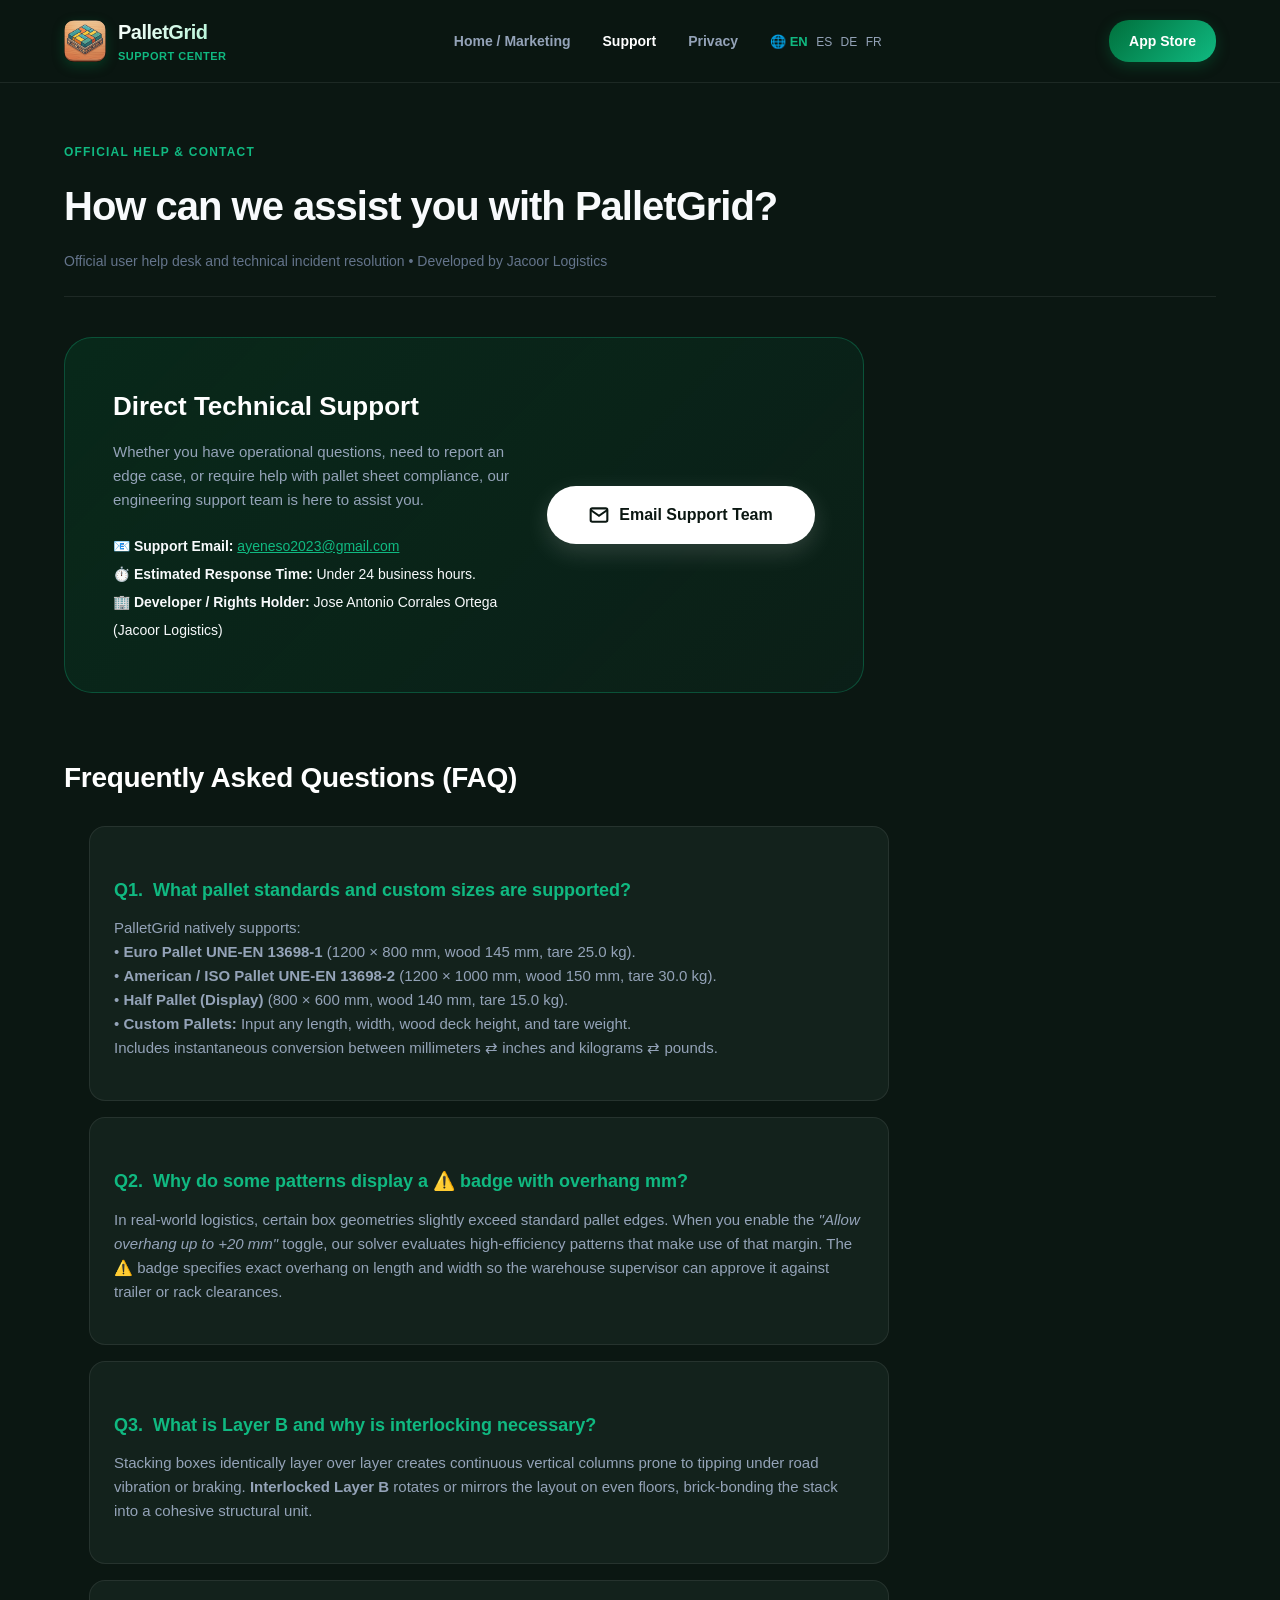
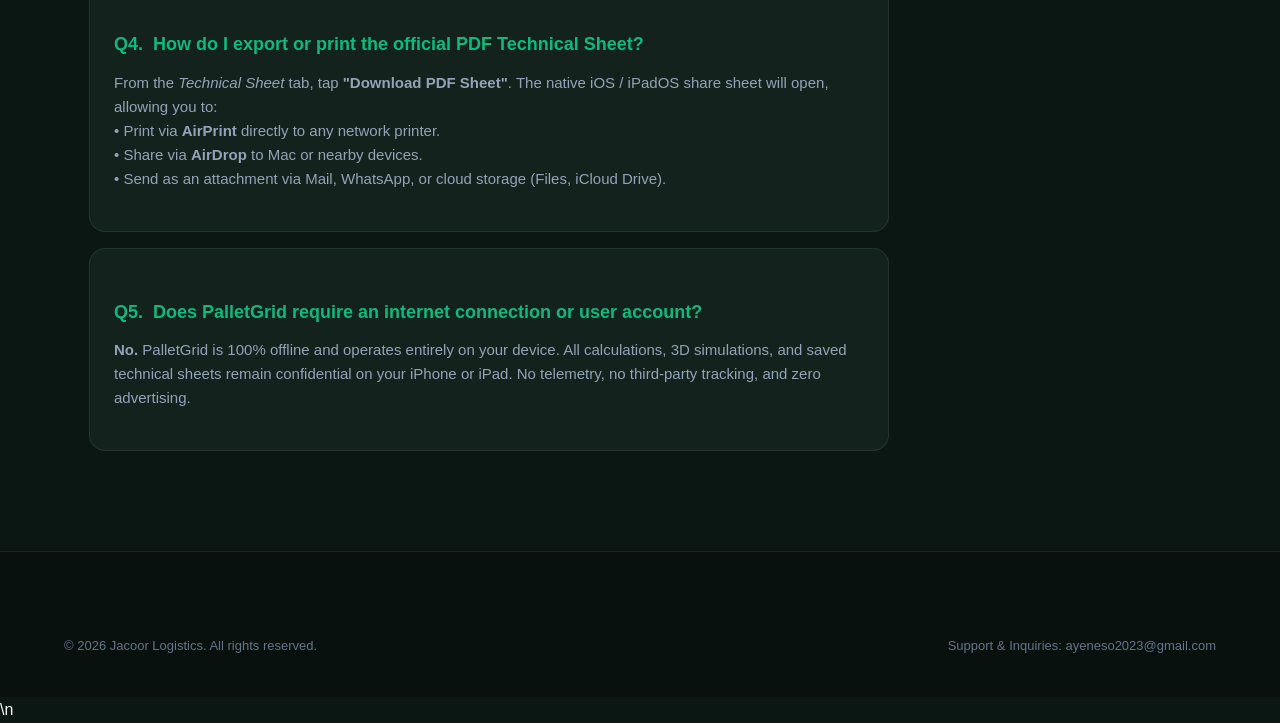
<file: support-en.html>
<!DOCTYPE html>
<html lang="en">
<head>
  <meta charset="UTF-8">
  <meta name="viewport" content="width=device-width, initial-scale=1.0">
  <title>Official Support — PalletGrid</title>
  <meta name="description" content="Official technical support center, assistance and FAQ for PalletGrid on iOS & iPadOS.">
  <link rel="stylesheet" href="style.css">
  <link rel="icon" type="image/png" href="assets/app-icon.png">
</head>
<body>

  <!-- HEADER -->
  <header class="navbar">
    <div class="container nav-wrap">
      <a href="index-en.html" class="nav-brand">
        <img src="assets/app-icon.png" alt="PalletGrid Icon" class="nav-logo">
        <div>
          <div class="nav-title">PalletGrid</div>
          <div class="nav-subtitle">Support Center</div>
        </div>
      </a>
      <ul class="nav-menu">
        <li><a href="index-en.html" class="nav-link">Home / Marketing</a></li>
        <li><a href="support-en.html" class="nav-link active">Support</a></li>
        <li><a href="privacy.html" class="nav-link">Privacy</a></li>
        <li>
          <span style="color: var(--primary-light); font-weight: 700; font-size: 13px;">🌐 EN</span>
          <a href="soporte.html" style="font-size: 12px; color: var(--text-muted); margin-left: 4px;">ES</a>
          <a href="support-de.html" style="font-size: 12px; color: var(--text-muted); margin-left: 4px;">DE</a>
          <a href="support-fr.html" style="font-size: 12px; color: var(--text-muted); margin-left: 4px;">FR</a>
        </li>
      </ul>
      <a href="index-en.html#download" class="nav-btn">
        App Store
      </a>
    </div>
  </header>

  <!-- SUPPORT CONTENT -->
  <main class="legal-page">
    <div class="container">
      <div class="legal-header">
        <span class="section-tag">Official Help & Contact</span>
        <h1 class="legal-title">How can we assist you with PalletGrid?</h1>
        <p class="legal-meta">Official user help desk and technical incident resolution • Developed by Jacoor Logistics</p>
      </div>

      <!-- DIRECT CONTACT CARD -->
      <div class="contact-box" style="margin: 0 0 60px 0; text-align: left; display: grid; grid-template-columns: 1.2fr 0.8fr; gap: 32px; align-items: center;">
        <div>
          <h2 style="font-size: 26px; font-weight: 900; margin-bottom: 12px; color: #FFFFFF;">Direct Technical Support</h2>
          <p style="color: var(--text-muted); font-size: 15px; margin-bottom: 20px;">
            Whether you have operational questions, need to report an edge case, or require help with pallet sheet compliance, our engineering support team is here to assist you.
          </p>
          <div style="color: var(--text-main); font-size: 14px; line-height: 2;">
            <div>📧 <strong>Support Email:</strong> <a href="mailto:ayeneso2023@gmail.com?subject=PalletGrid%20Support%20iOS" style="color: var(--primary-light); text-decoration: underline;">ayeneso2023@gmail.com</a></div>
            <div>⏱️ <strong>Estimated Response Time:</strong> Under 24 business hours.</div>
            <div>🏢 <strong>Developer / Rights Holder:</strong> Jose Antonio Corrales Ortega (Jacoor Logistics)</div>
          </div>
        </div>
        <div style="text-align: center;">
          <a href="mailto:ayeneso2023@gmail.com?subject=PalletGrid%20Support%20iOS" class="contact-mail-btn" style="width: 100%; justify-content: center;">
            <svg width="20" height="20" viewBox="0 0 24 24" fill="none" stroke="currentColor" stroke-width="2.5"><path d="M4 4h16c1.1 0 2 .9 2 2v12c0 1.1-.9 2-2 2H4c-1.1 0-2-.9-2-2V6c0-1.1.9-2 2-2z"/><polyline points="22,6 12,13 2,6"/></svg>
            Email Support Team
          </a>
        </div>
      </div>

      <!-- FAQ SECTION -->
      <div class="legal-body">
        <h2 style="font-size: 28px; margin-bottom: 24px;">Frequently Asked Questions (FAQ)</h2>
        <div class="faq-list">
          <div class="faq-item">
            <h3 class="faq-q"><span>Q1.</span> What pallet standards and custom sizes are supported?</h3>
            <p class="faq-a">
              PalletGrid natively supports:
              <br>• <strong>Euro Pallet UNE-EN 13698-1</strong> (1200 × 800 mm, wood 145 mm, tare 25.0 kg).
              <br>• <strong>American / ISO Pallet UNE-EN 13698-2</strong> (1200 × 1000 mm, wood 150 mm, tare 30.0 kg).
              <br>• <strong>Half Pallet (Display)</strong> (800 × 600 mm, wood 140 mm, tare 15.0 kg).
              <br>• <strong>Custom Pallets:</strong> Input any length, width, wood deck height, and tare weight.
              <br>Includes instantaneous conversion between millimeters ⇄ inches and kilograms ⇄ pounds.
            </p>
          </div>

          <div class="faq-item">
            <h3 class="faq-q"><span>Q2.</span> Why do some patterns display a ⚠️ badge with overhang mm?</h3>
            <p class="faq-a">
              In real-world logistics, certain box geometries slightly exceed standard pallet edges. When you enable the <em>"Allow overhang up to +20 mm"</em> toggle, our solver evaluates high-efficiency patterns that make use of that margin. The ⚠️ badge specifies exact overhang on length and width so the warehouse supervisor can approve it against trailer or rack clearances.
            </p>
          </div>

          <div class="faq-item">
            <h3 class="faq-q"><span>Q3.</span> What is Layer B and why is interlocking necessary?</h3>
            <p class="faq-a">
              Stacking boxes identically layer over layer creates continuous vertical columns prone to tipping under road vibration or braking. <strong>Interlocked Layer B</strong> rotates or mirrors the layout on even floors, brick-bonding the stack into a cohesive structural unit.
            </p>
          </div>

          <div class="faq-item">
            <h3 class="faq-q"><span>Q4.</span> How do I export or print the official PDF Technical Sheet?</h3>
            <p class="faq-a">
              From the <em>Technical Sheet</em> tab, tap <strong>"Download PDF Sheet"</strong>. The native iOS / iPadOS share sheet will open, allowing you to:
              <br>• Print via <strong>AirPrint</strong> directly to any network printer.
              <br>• Share via <strong>AirDrop</strong> to Mac or nearby devices.
              <br>• Send as an attachment via Mail, WhatsApp, or cloud storage (Files, iCloud Drive).
            </p>
          </div>

          <div class="faq-item">
            <h3 class="faq-q"><span>Q5.</span> Does PalletGrid require an internet connection or user account?</h3>
            <p class="faq-a">
              <strong>No.</strong> PalletGrid is 100% offline and operates entirely on your device. All calculations, 3D simulations, and saved technical sheets remain confidential on your iPhone or iPad. No telemetry, no third-party tracking, and zero advertising.
            </p>
          </div>
        </div>
      </div>
    </div>
  </main>

  <footer class="footer">
    <div class="container footer-bottom" style="border: none;">
      <div>© 2026 Jacoor Logistics. All rights reserved.</div>
      <div>Support & Inquiries: ayeneso2023@gmail.com</div>
    </div>
  </footer>

</body>
</html>\n
</file>
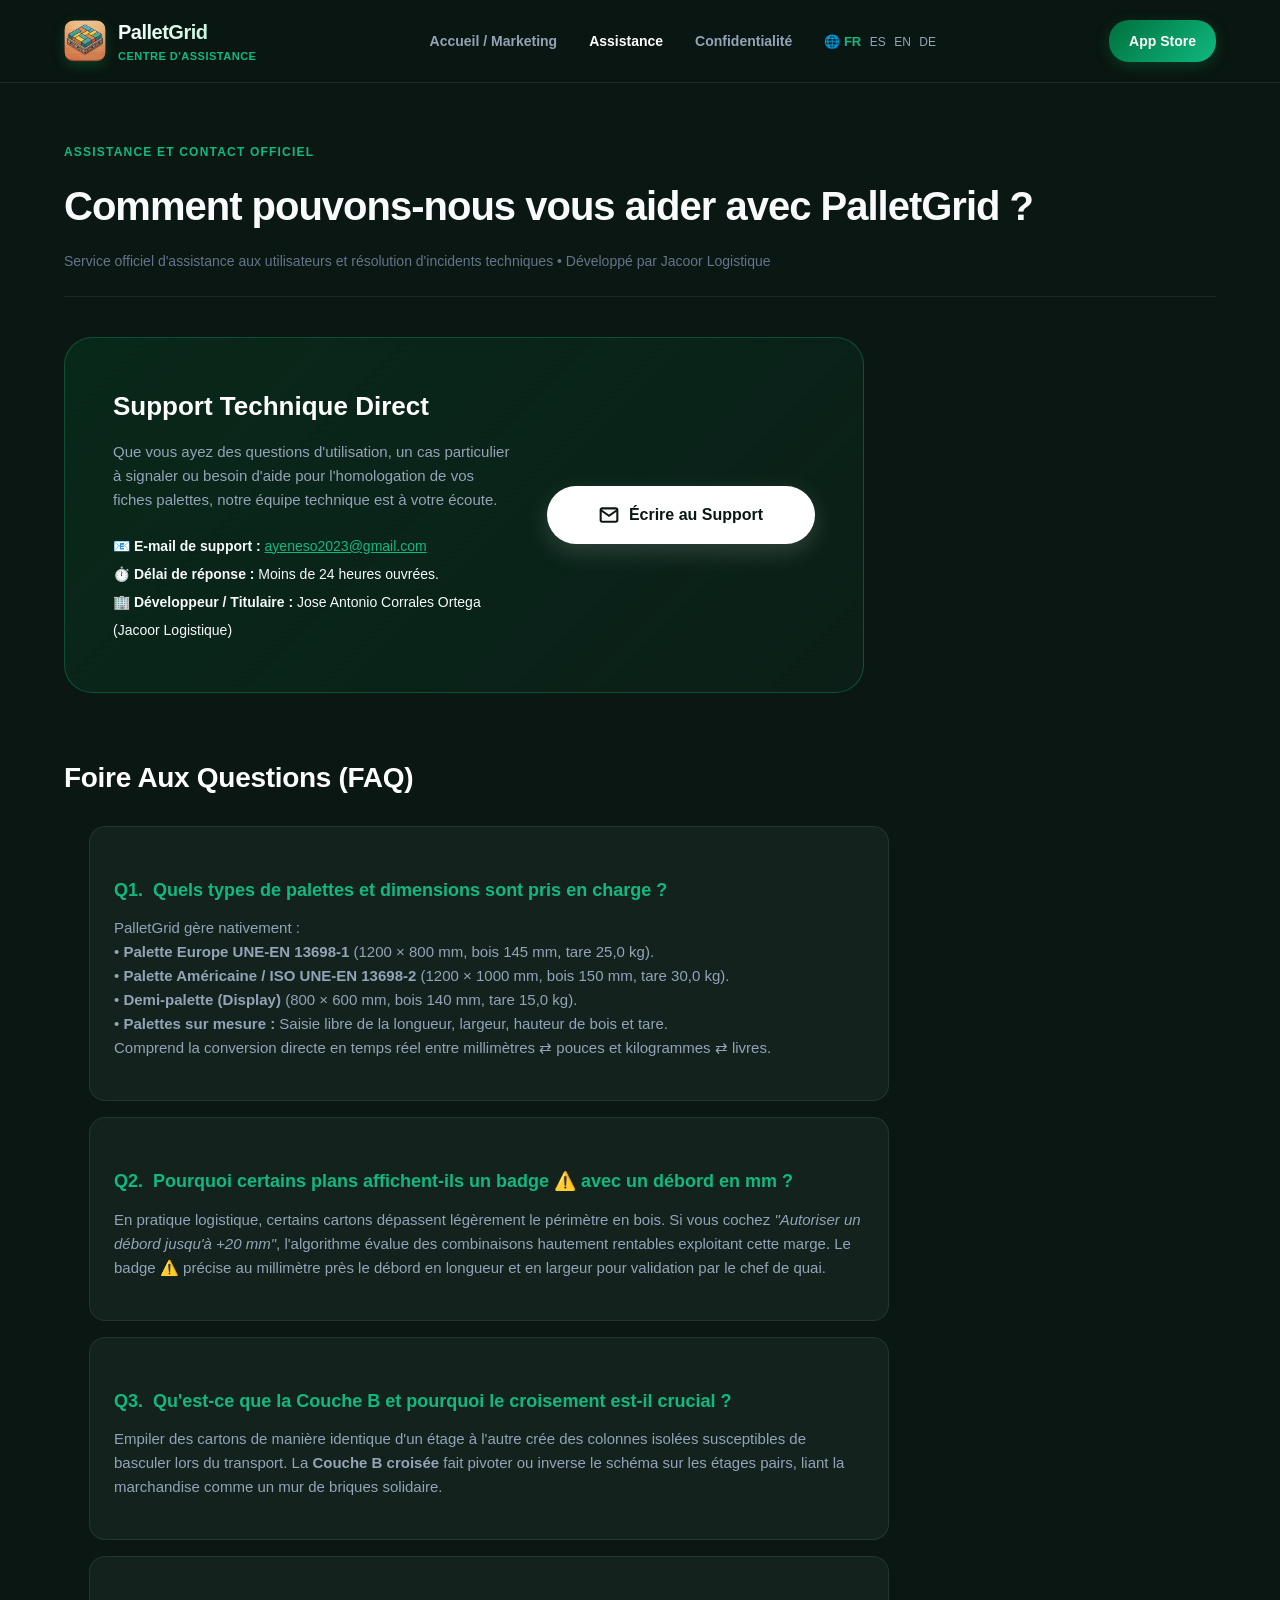
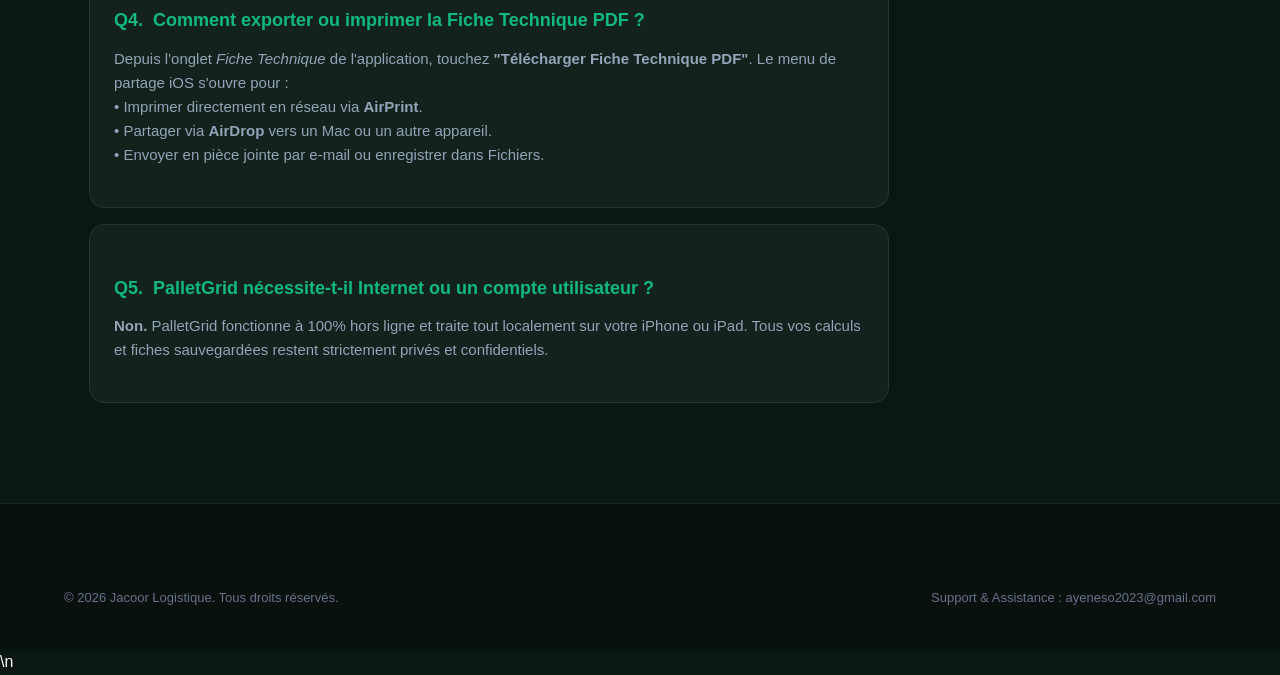
<file: support-fr.html>
<!DOCTYPE html>
<html lang="fr">
<head>
  <meta charset="UTF-8">
  <meta name="viewport" content="width=device-width, initial-scale=1.0">
  <title>Assistance Officielle — PalletGrid</title>
  <meta name="description" content="Centre d'assistance technique officiel et FAQ pour PalletGrid sur iOS et iPadOS.">
  <link rel="stylesheet" href="style.css">
  <link rel="icon" type="image/png" href="assets/app-icon.png">
</head>
<body>

  <!-- HEADER -->
  <header class="navbar">
    <div class="container nav-wrap">
      <a href="index-fr.html" class="nav-brand">
        <img src="assets/app-icon.png" alt="PalletGrid Icon" class="nav-logo">
        <div>
          <div class="nav-title">PalletGrid</div>
          <div class="nav-subtitle">Centre d'Assistance</div>
        </div>
      </a>
      <ul class="nav-menu">
        <li><a href="index-fr.html" class="nav-link">Accueil / Marketing</a></li>
        <li><a href="support-fr.html" class="nav-link active">Assistance</a></li>
        <li><a href="privacy.html" class="nav-link">Confidentialité</a></li>
        <li>
          <span style="color: var(--primary-light); font-weight: 700; font-size: 13px;">🌐 FR</span>
          <a href="soporte.html" style="font-size: 12px; color: var(--text-muted); margin-left: 4px;">ES</a>
          <a href="support-en.html" style="font-size: 12px; color: var(--text-muted); margin-left: 4px;">EN</a>
          <a href="support-de.html" style="font-size: 12px; color: var(--text-muted); margin-left: 4px;">DE</a>
        </li>
      </ul>
      <a href="index-fr.html#download" class="nav-btn">
        App Store
      </a>
    </div>
  </header>

  <!-- CONTENT -->
  <main class="legal-page">
    <div class="container">
      <div class="legal-header">
        <span class="section-tag">Assistance et Contact Officiel</span>
        <h1 class="legal-title">Comment pouvons-nous vous aider avec PalletGrid ?</h1>
        <p class="legal-meta">Service officiel d'assistance aux utilisateurs et résolution d'incidents techniques • Développé par Jacoor Logistique</p>
      </div>

      <!-- DIRECT CONTACT CARD -->
      <div class="contact-box" style="margin: 0 0 60px 0; text-align: left; display: grid; grid-template-columns: 1.2fr 0.8fr; gap: 32px; align-items: center;">
        <div>
          <h2 style="font-size: 26px; font-weight: 900; margin-bottom: 12px; color: #FFFFFF;">Support Technique Direct</h2>
          <p style="color: var(--text-muted); font-size: 15px; margin-bottom: 20px;">
            Que vous ayez des questions d'utilisation, un cas particulier à signaler ou besoin d'aide pour l'homologation de vos fiches palettes, notre équipe technique est à votre écoute.
          </p>
          <div style="color: var(--text-main); font-size: 14px; line-height: 2;">
            <div>📧 <strong>E-mail de support :</strong> <a href="mailto:ayeneso2023@gmail.com?subject=PalletGrid%20Support%20iOS%20FR" style="color: var(--primary-light); text-decoration: underline;">ayeneso2023@gmail.com</a></div>
            <div>⏱️ <strong>Délai de réponse :</strong> Moins de 24 heures ouvrées.</div>
            <div>🏢 <strong>Développeur / Titulaire :</strong> Jose Antonio Corrales Ortega (Jacoor Logistique)</div>
          </div>
        </div>
        <div style="text-align: center;">
          <a href="mailto:ayeneso2023@gmail.com?subject=PalletGrid%20Support%20iOS%20FR" class="contact-mail-btn" style="width: 100%; justify-content: center;">
            <svg width="20" height="20" viewBox="0 0 24 24" fill="none" stroke="currentColor" stroke-width="2.5"><path d="M4 4h16c1.1 0 2 .9 2 2v12c0 1.1-.9 2-2 2H4c-1.1 0-2-.9-2-2V6c0-1.1.9-2 2-2z"/><polyline points="22,6 12,13 2,6"/></svg>
            Écrire au Support
          </a>
        </div>
      </div>

      <!-- FAQ -->
      <div class="legal-body">
        <h2 style="font-size: 28px; margin-bottom: 24px;">Foire Aux Questions (FAQ)</h2>
        <div class="faq-list">
          <div class="faq-item">
            <h3 class="faq-q"><span>Q1.</span> Quels types de palettes et dimensions sont pris en charge ?</h3>
            <p class="faq-a">
              PalletGrid gère nativement :
              <br>• <strong>Palette Europe UNE-EN 13698-1</strong> (1200 × 800 mm, bois 145 mm, tare 25,0 kg).
              <br>• <strong>Palette Américaine / ISO UNE-EN 13698-2</strong> (1200 × 1000 mm, bois 150 mm, tare 30,0 kg).
              <br>• <strong>Demi-palette (Display)</strong> (800 × 600 mm, bois 140 mm, tare 15,0 kg).
              <br>• <strong>Palettes sur mesure :</strong> Saisie libre de la longueur, largeur, hauteur de bois et tare.
              <br>Comprend la conversion directe en temps réel entre millimètres ⇄ pouces et kilogrammes ⇄ livres.
            </p>
          </div>
          <div class="faq-item">
            <h3 class="faq-q"><span>Q2.</span> Pourquoi certains plans affichent-ils un badge ⚠️ avec un débord en mm ?</h3>
            <p class="faq-a">
              En pratique logistique, certains cartons dépassent légèrement le périmètre en bois. Si vous cochez <em>"Autoriser un débord jusqu'à +20 mm"</em>, l'algorithme évalue des combinaisons hautement rentables exploitant cette marge. Le badge ⚠️ précise au millimètre près le débord en longueur et en largeur pour validation par le chef de quai.
            </p>
          </div>
          <div class="faq-item">
            <h3 class="faq-q"><span>Q3.</span> Qu'est-ce que la Couche B et pourquoi le croisement est-il crucial ?</h3>
            <p class="faq-a">
              Empiler des cartons de manière identique d'un étage à l'autre crée des colonnes isolées susceptibles de basculer lors du transport. La <strong>Couche B croisée</strong> fait pivoter ou inverse le schéma sur les étages pairs, liant la marchandise comme un mur de briques solidaire.
            </p>
          </div>
          <div class="faq-item">
            <h3 class="faq-q"><span>Q4.</span> Comment exporter ou imprimer la Fiche Technique PDF ?</h3>
            <p class="faq-a">
              Depuis l'onglet <em>Fiche Technique</em> de l'application, touchez <strong>"Télécharger Fiche Technique PDF"</strong>. Le menu de partage iOS s'ouvre pour :
              <br>• Imprimer directement en réseau via <strong>AirPrint</strong>.
              <br>• Partager via <strong>AirDrop</strong> vers un Mac ou un autre appareil.
              <br>• Envoyer en pièce jointe par e-mail ou enregistrer dans Fichiers.
            </p>
          </div>
          <div class="faq-item">
            <h3 class="faq-q"><span>Q5.</span> PalletGrid nécessite-t-il Internet ou un compte utilisateur ?</h3>
            <p class="faq-a">
              <strong>Non.</strong> PalletGrid fonctionne à 100% hors ligne et traite tout localement sur votre iPhone ou iPad. Tous vos calculs et fiches sauvegardées restent strictement privés et confidentiels.
            </p>
          </div>
        </div>
      </div>
    </div>
  </main>

  <footer class="footer">
    <div class="container footer-bottom" style="border: none;">
      <div>© 2026 Jacoor Logistique. Tous droits réservés.</div>
      <div>Support & Assistance : ayeneso2023@gmail.com</div>
    </div>
  </footer>

</body>
</html>\n
</file>
<file: style.css>
:root {
  --primary: #00703C;
  --primary-dark: #004D28;
  --primary-light: #10B981;
  --primary-glow: rgba(16, 185, 129, 0.2);
  --accent: #FBBF24;
  --bg-main: #0B1712;
  --bg-surface: #13221C;
  --bg-card: rgba(255, 255, 255, 0.04);
  --border-light: rgba(255, 255, 255, 0.08);
  --border-active: rgba(16, 185, 129, 0.4);
  --text-main: #F8FAFC;
  --text-muted: #94A3B8;
  --text-dim: #64748B;
  --font-family: -apple-system, BlinkMacSystemFont, "SF Pro Display", "Segoe UI", Roboto, sans-serif;
}

* {
  margin: 0;
  padding: 0;
  box-sizing: border-box;
}

body {
  font-family: var(--font-family);
  background-color: var(--bg-main);
  color: var(--text-main);
  line-height: 1.6;
  -webkit-font-smoothing: antialiased;
  overflow-x: hidden;
}

a {
  color: inherit;
  text-decoration: none;
}

/* NAVBAR */
.navbar {
  position: sticky;
  top: 0;
  z-index: 100;
  background: rgba(11, 23, 18, 0.85);
  backdrop-filter: blur(20px);
  -webkit-backdrop-filter: blur(20px);
  border-bottom: 1px solid var(--border-light);
  padding: 16px 0;
}

.container {
  width: 100%;
  max-width: 1200px;
  margin: 0 auto;
  padding: 0 24px;
}

.nav-wrap {
  display: flex;
  align-items: center;
  justify-content: space-between;
}

.nav-brand {
  display: flex;
  align-items: center;
  gap: 12px;
}

.nav-logo {
  width: 42px;
  height: 42px;
  border-radius: 10px;
  box-shadow: 0 4px 12px rgba(0, 112, 60, 0.4);
}

.nav-title {
  font-size: 20px;
  font-weight: 800;
  letter-spacing: -0.5px;
  background: linear-gradient(135deg, #FFFFFF 0%, #A7F3D0 100%);
  -webkit-background-clip: text;
  -webkit-text-fill-color: transparent;
}

.nav-subtitle {
  font-size: 11px;
  font-weight: 600;
  color: var(--primary-light);
  text-transform: uppercase;
  letter-spacing: 0.5px;
}

.nav-menu {
  display: flex;
  align-items: center;
  gap: 32px;
  list-style: none;
}

.nav-link {
  font-size: 14px;
  font-weight: 600;
  color: var(--text-muted);
  transition: color 0.2s;
}

.nav-link:hover, .nav-link.active {
  color: #FFFFFF;
}

.nav-btn {
  background: linear-gradient(135deg, var(--primary) 0%, var(--primary-light) 100%);
  color: #FFFFFF;
  padding: 10px 20px;
  border-radius: 20px;
  font-size: 14px;
  font-weight: 700;
  display: inline-flex;
  align-items: center;
  gap: 8px;
  box-shadow: 0 4px 14px rgba(0, 112, 60, 0.4);
  transition: transform 0.2s, box-shadow 0.2s;
}

.nav-btn:hover {
  transform: translateY(-1px);
  box-shadow: 0 6px 20px rgba(16, 185, 129, 0.4);
}

/* HERO SECTION */
.hero {
  position: relative;
  padding: 80px 0 100px;
  overflow: hidden;
}

.hero-glow {
  position: absolute;
  top: -100px;
  left: 50%;
  transform: translateX(-50%);
  width: 800px;
  height: 500px;
  background: radial-gradient(circle, rgba(0, 112, 60, 0.25) 0%, rgba(11, 23, 18, 0) 70%);
  pointer-events: none;
  z-index: 0;
}

.hero-grid {
  display: grid;
  grid-template-columns: 1.1fr 0.9fr;
  align-items: center;
  gap: 48px;
  position: relative;
  z-index: 1;
}

.hero-tag {
  display: inline-flex;
  align-items: center;
  gap: 8px;
  background: rgba(16, 185, 129, 0.12);
  border: 1px solid rgba(16, 185, 129, 0.3);
  padding: 6px 14px;
  border-radius: 30px;
  font-size: 13px;
  font-weight: 700;
  color: var(--primary-light);
  margin-bottom: 24px;
}

.hero-tag-pulse {
  width: 8px;
  height: 8px;
  background: var(--primary-light);
  border-radius: 50%;
  box-shadow: 0 0 10px var(--primary-light);
}

.hero-title {
  font-size: 52px;
  line-height: 1.12;
  font-weight: 900;
  letter-spacing: -1.5px;
  margin-bottom: 24px;
}

.hero-title span {
  background: linear-gradient(135deg, #10B981 0%, #6EE7B7 100%);
  -webkit-background-clip: text;
  -webkit-text-fill-color: transparent;
}

.hero-lead {
  font-size: 19px;
  line-height: 1.6;
  color: var(--text-muted);
  margin-bottom: 36px;
  max-width: 580px;
}

.hero-actions {
  display: flex;
  align-items: center;
  gap: 16px;
  flex-wrap: wrap;
  margin-bottom: 40px;
}

.btn-primary {
  background: linear-gradient(135deg, var(--primary) 0%, var(--primary-light) 100%);
  color: #FFFFFF;
  padding: 16px 32px;
  border-radius: 30px;
  font-size: 16px;
  font-weight: 800;
  display: inline-flex;
  align-items: center;
  gap: 10px;
  box-shadow: 0 8px 24px rgba(0, 112, 60, 0.4);
  transition: all 0.2s;
}

.btn-primary:hover {
  transform: translateY(-2px);
  box-shadow: 0 12px 30px rgba(16, 185, 129, 0.45);
}

.btn-secondary {
  background: rgba(255, 255, 255, 0.06);
  border: 1px solid var(--border-light);
  color: #FFFFFF;
  padding: 16px 28px;
  border-radius: 30px;
  font-size: 16px;
  font-weight: 700;
  display: inline-flex;
  align-items: center;
  gap: 10px;
  transition: all 0.2s;
}

.btn-secondary:hover {
  background: rgba(255, 255, 255, 0.1);
  border-color: rgba(255, 255, 255, 0.2);
}

.hero-badges {
  display: flex;
  gap: 24px;
  border-top: 1px solid var(--border-light);
  padding-top: 24px;
}

.badge-item {
  display: flex;
  flex-direction: column;
}

.badge-val {
  font-size: 24px;
  font-weight: 900;
  color: #FFFFFF;
}

.badge-lbl {
  font-size: 12px;
  font-weight: 600;
  color: var(--text-dim);
}

/* HERO DEVICE MOCKUP */
.hero-mockup-wrap {
  display: flex;
  justify-content: center;
  position: relative;
}

.hero-mockup-glow {
  position: absolute;
  top: 50%;
  left: 50%;
  transform: translate(-50%, -50%);
  width: 380px;
  height: 600px;
  background: radial-gradient(circle, rgba(16, 185, 129, 0.3) 0%, rgba(0,0,0,0) 70%);
  filter: blur(40px);
  z-index: 0;
}

.hero-mockup-img {
  width: 100%;
  max-width: 360px;
  height: auto;
  border-radius: 48px;
  box-shadow: 0 25px 60px -15px rgba(0, 0, 0, 0.8), 0 0 0 1px rgba(255, 255, 255, 0.1);
  position: relative;
  z-index: 1;
  transition: transform 0.3s cubic-bezier(0.16, 1, 0.3, 1);
}

.hero-mockup-img:hover {
  transform: translateY(-8px) scale(1.02);
}

/* SECTION TITLES */
.section {
  padding: 90px 0;
  position: relative;
}

.section-head {
  text-align: center;
  max-width: 700px;
  margin: 0 auto 60px;
}

.section-tag {
  font-size: 12px;
  font-weight: 800;
  text-transform: uppercase;
  letter-spacing: 1.2px;
  color: var(--primary-light);
  margin-bottom: 12px;
  display: block;
}

.section-title {
  font-size: 38px;
  font-weight: 900;
  letter-spacing: -1px;
  margin-bottom: 16px;
  line-height: 1.2;
}

.section-desc {
  font-size: 17px;
  color: var(--text-muted);
}

/* FEATURES GRID */
.features-grid {
  display: grid;
  grid-template-columns: repeat(3, 1fr);
  gap: 24px;
}

.feature-card {
  background: var(--bg-surface);
  border: 1px solid var(--border-light);
  border-radius: 20px;
  padding: 32px 28px;
  transition: all 0.25s cubic-bezier(0.16, 1, 0.3, 1);
  position: relative;
}

.feature-card:hover {
  transform: translateY(-4px);
  border-color: var(--border-active);
  box-shadow: 0 16px 36px -10px rgba(0, 112, 60, 0.25);
}

.feature-icon-box {
  width: 56px;
  height: 56px;
  border-radius: 14px;
  background: rgba(16, 185, 129, 0.1);
  border: 1px solid rgba(16, 185, 129, 0.2);
  display: flex;
  align-items: center;
  justify-content: center;
  font-size: 26px;
  color: var(--primary-light);
  margin-bottom: 20px;
}

.feature-title {
  font-size: 20px;
  font-weight: 800;
  margin-bottom: 12px;
  letter-spacing: -0.3px;
}

.feature-desc {
  font-size: 14.5px;
  color: var(--text-muted);
  line-height: 1.6;
}

/* GALLERY / SCREENSHOTS CAROUSEL */
.gallery-wrap {
  display: grid;
  grid-template-columns: repeat(5, 1fr);
  gap: 20px;
  overflow-x: auto;
  padding-bottom: 24px;
}

.gallery-card {
  background: var(--bg-surface);
  border: 1px solid var(--border-light);
  border-radius: 24px;
  padding: 16px;
  display: flex;
  flex-direction: column;
  transition: transform 0.2s;
}

.gallery-card:hover {
  transform: translateY(-4px);
  border-color: var(--border-active);
}

.gallery-thumb {
  width: 100%;
  height: auto;
  border-radius: 16px;
  margin-bottom: 14px;
  box-shadow: 0 8px 20px rgba(0,0,0,0.5);
}

.gallery-caption {
  font-size: 14px;
  font-weight: 700;
  text-align: center;
  color: #FFFFFF;
}

.gallery-sub {
  font-size: 12px;
  color: var(--text-dim);
  text-align: center;
  margin-top: 4px;
}

/* FAQ ACCORDION */
.faq-list {
  max-width: 800px;
  margin: 0 auto;
  display: flex;
  flex-direction: column;
  gap: 16px;
}

.faq-item {
  background: var(--bg-surface);
  border: 1px solid var(--border-light);
  border-radius: 16px;
  padding: 24px;
  transition: border-color 0.2s;
}

.faq-item:hover {
  border-color: var(--border-active);
}

.faq-q {
  font-size: 18px;
  font-weight: 800;
  color: #FFFFFF;
  margin-bottom: 10px;
  display: flex;
  align-items: center;
  gap: 10px;
}

.faq-q span {
  color: var(--primary-light);
}

.faq-a {
  font-size: 15px;
  color: var(--text-muted);
  line-height: 1.6;
}

/* CONTACT BOX */
.contact-box {
  background: linear-gradient(135deg, rgba(0, 112, 60, 0.2) 0%, rgba(16, 185, 129, 0.05) 100%);
  border: 1px solid rgba(16, 185, 129, 0.3);
  border-radius: 28px;
  padding: 48px;
  text-align: center;
  max-width: 800px;
  margin: 40px auto 0;
}

.contact-box h3 {
  font-size: 28px;
  font-weight: 900;
  margin-bottom: 14px;
}

.contact-box p {
  color: var(--text-muted);
  margin-bottom: 28px;
  font-size: 16px;
}

.contact-mail-btn {
  background: #FFFFFF;
  color: #0B1712;
  font-weight: 800;
  font-size: 16px;
  padding: 16px 36px;
  border-radius: 30px;
  display: inline-flex;
  align-items: center;
  gap: 10px;
  box-shadow: 0 8px 24px rgba(255, 255, 255, 0.15);
  transition: all 0.2s;
}

.contact-mail-btn:hover {
  transform: translateY(-2px);
  box-shadow: 0 12px 30px rgba(255, 255, 255, 0.25);
}

/* LEGAL PAGES (SUPPORT & PRIVACY) */
.legal-page {
  padding: 60px 0 100px;
}

.legal-header {
  margin-bottom: 40px;
  border-bottom: 1px solid var(--border-light);
  padding-bottom: 24px;
}

.legal-title {
  font-size: 40px;
  font-weight: 900;
  margin-bottom: 12px;
  letter-spacing: -1px;
}

.legal-meta {
  color: var(--text-dim);
  font-size: 14px;
}

.legal-body {
  max-width: 850px;
  color: #CBD5E1;
  font-size: 16px;
  line-height: 1.75;
}

.legal-body h2 {
  font-size: 24px;
  font-weight: 800;
  color: #FFFFFF;
  margin: 36px 0 16px;
  letter-spacing: -0.3px;
}

.legal-body h3 {
  font-size: 18px;
  font-weight: 700;
  color: var(--primary-light);
  margin: 24px 0 10px;
}

.legal-body p {
  margin-bottom: 16px;
}

.legal-body ul {
  margin: 12px 0 20px 24px;
}

.legal-body li {
  margin-bottom: 8px;
}

.legal-highlight-box {
  background: rgba(16, 185, 129, 0.08);
  border-left: 4px solid var(--primary-light);
  padding: 20px 24px;
  border-radius: 0 12px 12px 0;
  margin: 24px 0;
}

/* FOOTER */
.footer {
  border-top: 1px solid var(--border-light);
  padding: 60px 0 40px;
  background: #08110D;
}

.footer-grid {
  display: grid;
  grid-template-columns: 2fr 1fr 1fr;
  gap: 48px;
  margin-bottom: 48px;
}

.footer-brand p {
  color: var(--text-dim);
  font-size: 14px;
  margin-top: 14px;
  max-width: 380px;
}

.footer-col h4 {
  font-size: 15px;
  font-weight: 700;
  color: #FFFFFF;
  margin-bottom: 16px;
  text-transform: uppercase;
  letter-spacing: 0.5px;
}

.footer-col ul {
  list-style: none;
  display: flex;
  flex-direction: column;
  gap: 10px;
}

.footer-col a {
  color: var(--text-dim);
  font-size: 14px;
  transition: color 0.2s;
}

.footer-col a:hover {
  color: #FFFFFF;
}

.footer-bottom {
  border-top: 1px solid var(--border-light);
  padding-top: 24px;
  display: flex;
  justify-content: space-between;
  align-items: center;
  color: var(--text-dim);
  font-size: 13px;
}

/* RESPONSIVE */
@media (max-width: 992px) {
  .hero-grid {
    grid-template-columns: 1fr;
    text-align: center;
  }
  .hero-lead {
    margin: 0 auto 36px;
  }
  .hero-actions {
    justify-content: center;
  }
  .hero-badges {
    justify-content: center;
  }
  .features-grid {
    grid-template-columns: repeat(2, 1fr);
  }
  .gallery-wrap {
    grid-template-columns: repeat(3, 260px);
  }
  .footer-grid {
    grid-template-columns: 1fr;
  }
}

@media (max-width: 640px) {
  .hero-title {
    font-size: 36px;
  }
  .features-grid {
    grid-template-columns: 1fr;
  }
  .nav-menu {
    display: none;
  }
}
</file>
